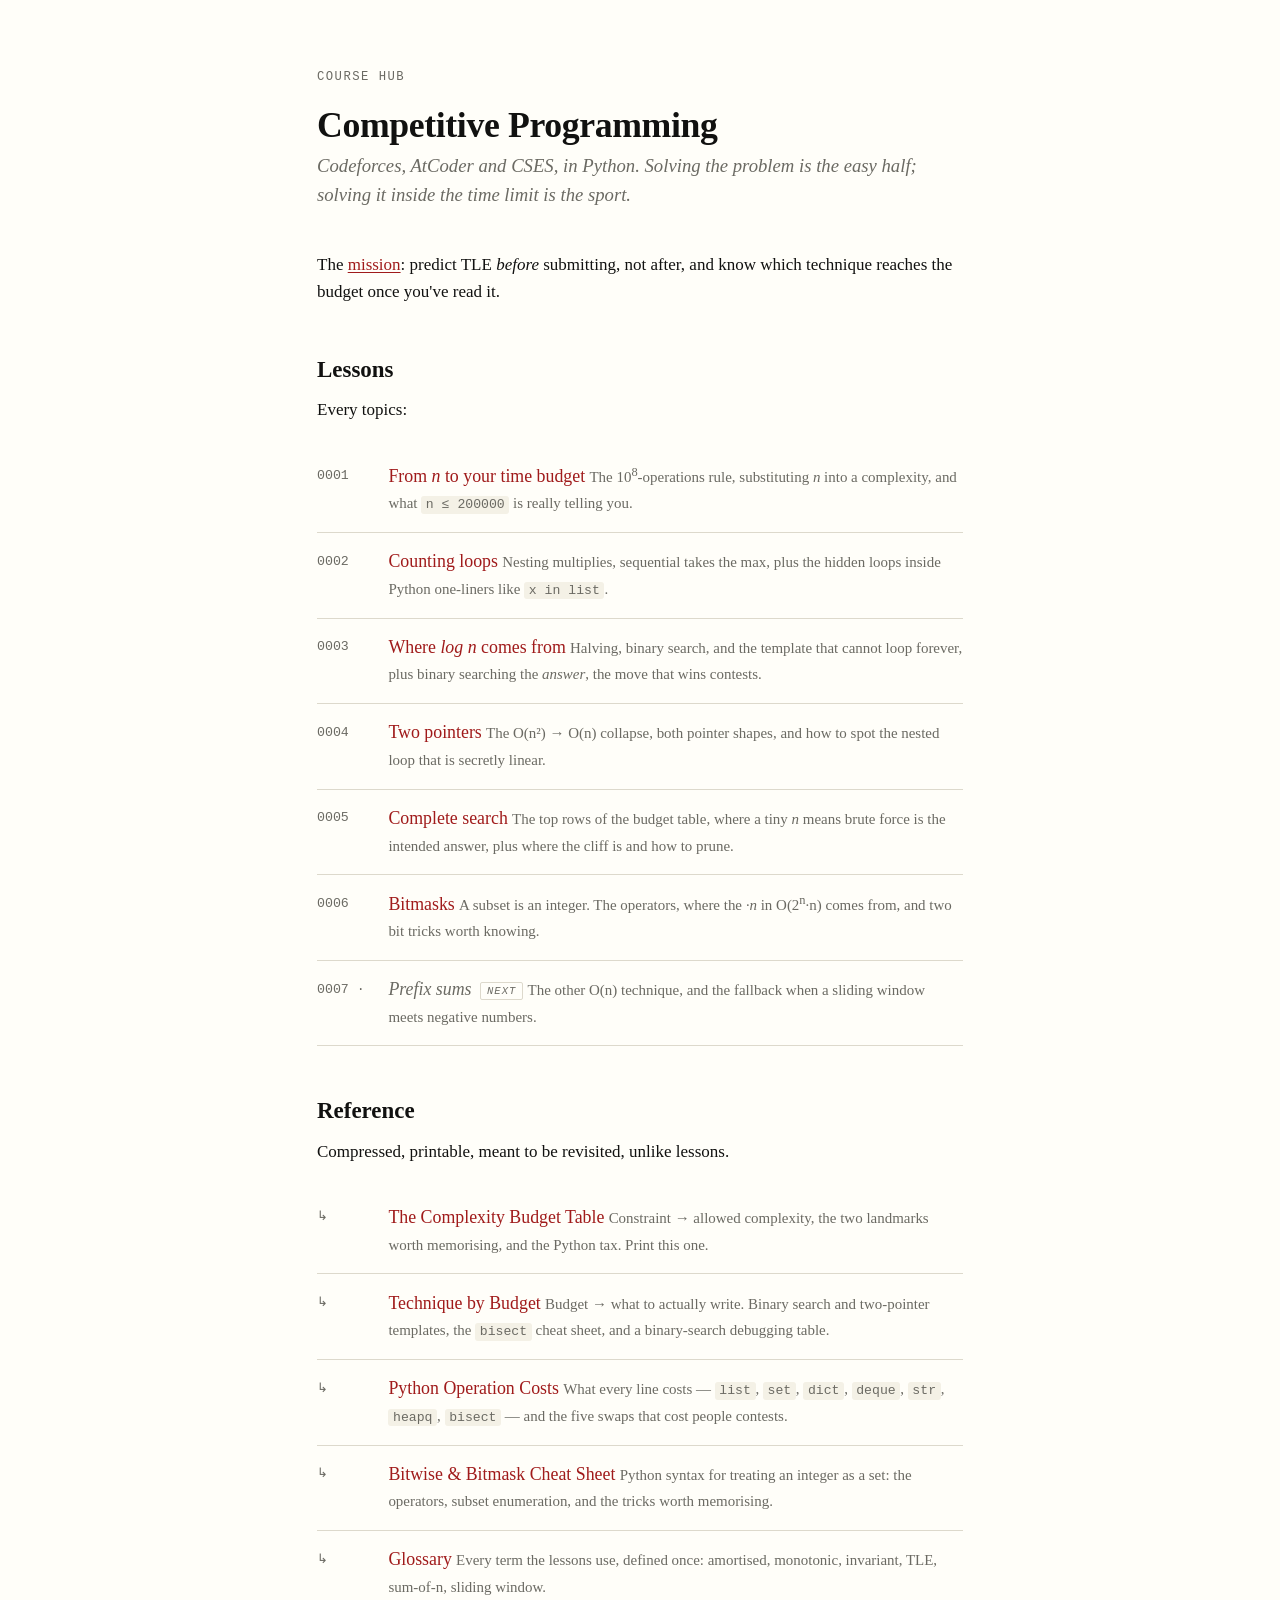
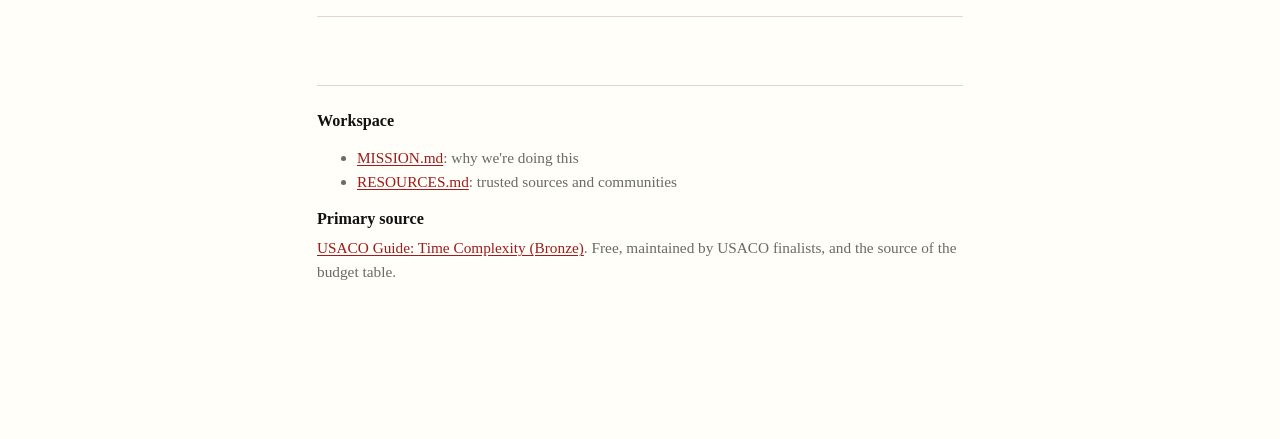
<file: index.html>
<!DOCTYPE html>
<html lang="en">
<head>
<meta charset="utf-8">
<meta name="viewport" content="width=device-width, initial-scale=1">
<title>Competitive Programming · Course Hub</title>
<link rel="icon" href="assets/favicon.svg">
<link rel="stylesheet" href="assets/lesson.css">
<style>
  /* Hub-only: the lesson index rows. */
  .index { list-style: none; padding: 0; margin: 1.4rem 0 0; }
  .index li { border-bottom: 1px solid var(--rule); }
  .index a.row {
    display: grid;
    grid-template-columns: 3.2rem 1fr;
    gap: 0 1rem;
    padding: .9rem 0;
    text-decoration: none;
    color: inherit;
  }
  .index a.row:hover { background: var(--code-bg); }
  .index .n {
    font-family: ui-monospace, Menlo, monospace;
    font-size: .78rem;
    color: var(--muted);
    padding-top: .2rem;
  }
  .index .t { font-size: 1.05rem; color: var(--accent); }
  .index .d { font-size: .88rem; color: var(--muted); margin-top: .15rem; }
  .index li.todo a.row { pointer-events: none; }
  .index li.todo .t { color: var(--muted); font-style: italic; }
  .index li.todo .n::after { content: " ·"; }
  .tag {
    font-family: ui-monospace, Menlo, monospace;
    font-size: .62rem;
    letter-spacing: .1em;
    text-transform: uppercase;
    border: 1px solid var(--rule);
    padding: .1rem .35rem;
    border-radius: 2px;
    color: var(--muted);
    margin-left: .5rem;
    vertical-align: .12em;
  }
</style>
</head>
<body>

<p class="eyebrow">Course Hub</p>
<h1>Competitive Programming</h1>
<p class="subtitle">Codeforces, AtCoder and CSES, in Python. Solving the problem is the easy half; solving it inside the time limit is the sport.</p>

<p>The <a href="MISSION.md">mission</a>: predict TLE <em>before</em> submitting, not after, and know which technique reaches the budget once you've read it.</p>

<h2>Lessons</h2>

<p>Every topics:</p>

<ul class="index">
  <li>
    <a class="row" href="lessons/0001-from-n-to-your-time-budget.html">
      <span class="n">0001</span>
      <span>
        <span class="t">From <em>n</em> to your time budget</span>
        <span class="d">The 10<sup>8</sup>-operations rule, substituting <em>n</em> into a complexity, and what <code>n ≤ 200000</code> is really telling you.</span>
      </span>
    </a>
  </li>
  <li>
    <a class="row" href="lessons/0002-counting-loops.html">
      <span class="n">0002</span>
      <span>
        <span class="t">Counting loops</span>
        <span class="d">Nesting multiplies, sequential takes the max, plus the hidden loops inside Python one-liners like <code>x in list</code>.</span>
      </span>
    </a>
  </li>
  <li>
    <a class="row" href="lessons/0003-where-log-n-comes-from.html">
      <span class="n">0003</span>
      <span>
        <span class="t">Where <em>log n</em> comes from</span>
        <span class="d">Halving, binary search, and the template that cannot loop forever, plus binary searching the <em>answer</em>, the move that wins contests.</span>
      </span>
    </a>
  </li>
  <li>
    <a class="row" href="lessons/0004-two-pointers.html">
      <span class="n">0004</span>
      <span>
        <span class="t">Two pointers</span>
        <span class="d">The O(n²) → O(n) collapse, both pointer shapes, and how to spot the nested loop that is secretly linear.</span>
      </span>
    </a>
  </li>
  <li>
    <a class="row" href="lessons/0005-complete-search.html">
      <span class="n">0005</span>
      <span>
        <span class="t">Complete search</span>
        <span class="d">The top rows of the budget table, where a tiny <em>n</em> means brute force is the intended answer, plus where the cliff is and how to prune.</span>
      </span>
    </a>
  </li>
  <li>
    <a class="row" href="lessons/0006-bitmasks.html">
      <span class="n">0006</span>
      <span>
        <span class="t">Bitmasks</span>
        <span class="d">A subset is an integer. The operators, where the <em>·n</em> in O(2<sup>n</sup>·n) comes from, and two bit tricks worth knowing.</span>
      </span>
    </a>
  </li>
  <li class="todo">
    <a class="row" href="#">
      <span class="n">0007</span>
      <span>
        <span class="t">Prefix sums<span class="tag">next</span></span>
        <span class="d">The other O(n) technique, and the fallback when a sliding window meets negative numbers.</span>
      </span>
    </a>
  </li>
</ul>

<h2>Reference</h2>

<p>Compressed, printable, meant to be revisited, unlike lessons.</p>

<ul class="index">
  <li>
    <a class="row" href="reference/complexity-budget.html">
      <span class="n">↳</span>
      <span>
        <span class="t">The Complexity Budget Table</span>
        <span class="d">Constraint → allowed complexity, the two landmarks worth memorising, and the Python tax. Print this one.</span>
      </span>
    </a>
  </li>
  <li>
    <a class="row" href="reference/technique-by-budget.html">
      <span class="n">↳</span>
      <span>
        <span class="t">Technique by Budget</span>
        <span class="d">Budget → what to actually write. Binary search and two-pointer templates, the <code>bisect</code> cheat sheet, and a binary-search debugging table.</span>
      </span>
    </a>
  </li>
  <li>
    <a class="row" href="reference/python-costs.html">
      <span class="n">↳</span>
      <span>
        <span class="t">Python Operation Costs</span>
        <span class="d">What every line costs — <code>list</code>, <code>set</code>, <code>dict</code>, <code>deque</code>, <code>str</code>, <code>heapq</code>, <code>bisect</code> — and the five swaps that cost people contests.</span>
      </span>
    </a>
  </li>
  <li>
    <a class="row" href="reference/bitwise-cheatsheet.html">
      <span class="n">↳</span>
      <span>
        <span class="t">Bitwise &amp; Bitmask Cheat Sheet</span>
        <span class="d">Python syntax for treating an integer as a set: the operators, subset enumeration, and the tricks worth memorising.</span>
      </span>
    </a>
  </li>
  <li>
    <a class="row" href="reference/glossary.html">
      <span class="n">↳</span>
      <span>
        <span class="t">Glossary</span>
        <span class="d">Every term the lessons use, defined once: amortised, monotonic, invariant, TLE, sum-of-n, sliding window.</span>
      </span>
    </a>
  </li>
</ul>

<div class="footer">
  <h3>Workspace</h3>
  <ul>
    <li><a href="MISSION.md">MISSION.md</a>: why we're doing this</li>
    <li><a href="RESOURCES.md">RESOURCES.md</a>: trusted sources and communities</li>
  </ul>

  <h3>Primary source</h3>
  <p><a href="https://usaco.guide/bronze/time-comp">USACO Guide: Time Complexity (Bronze)</a>. Free, maintained by USACO finalists, and the source of the budget table.</p>
</div>

</body>
</html>
</file>
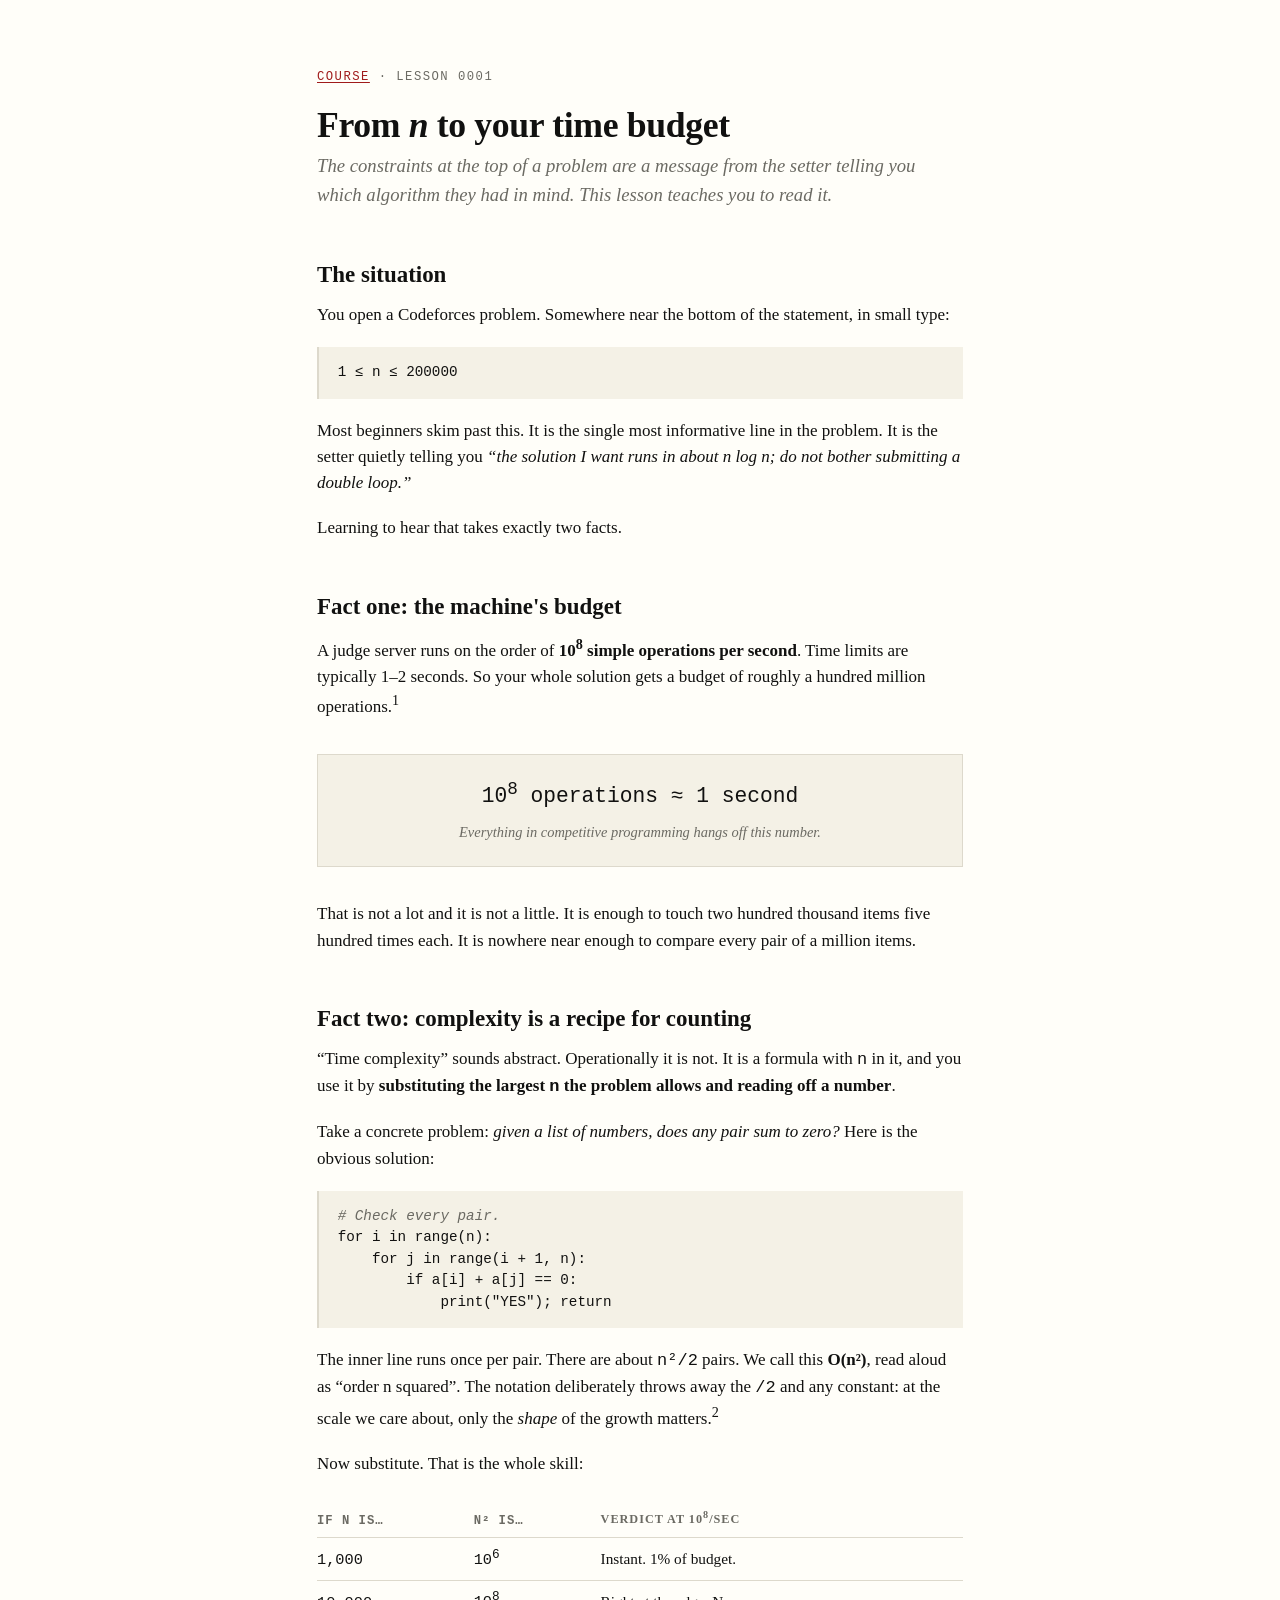
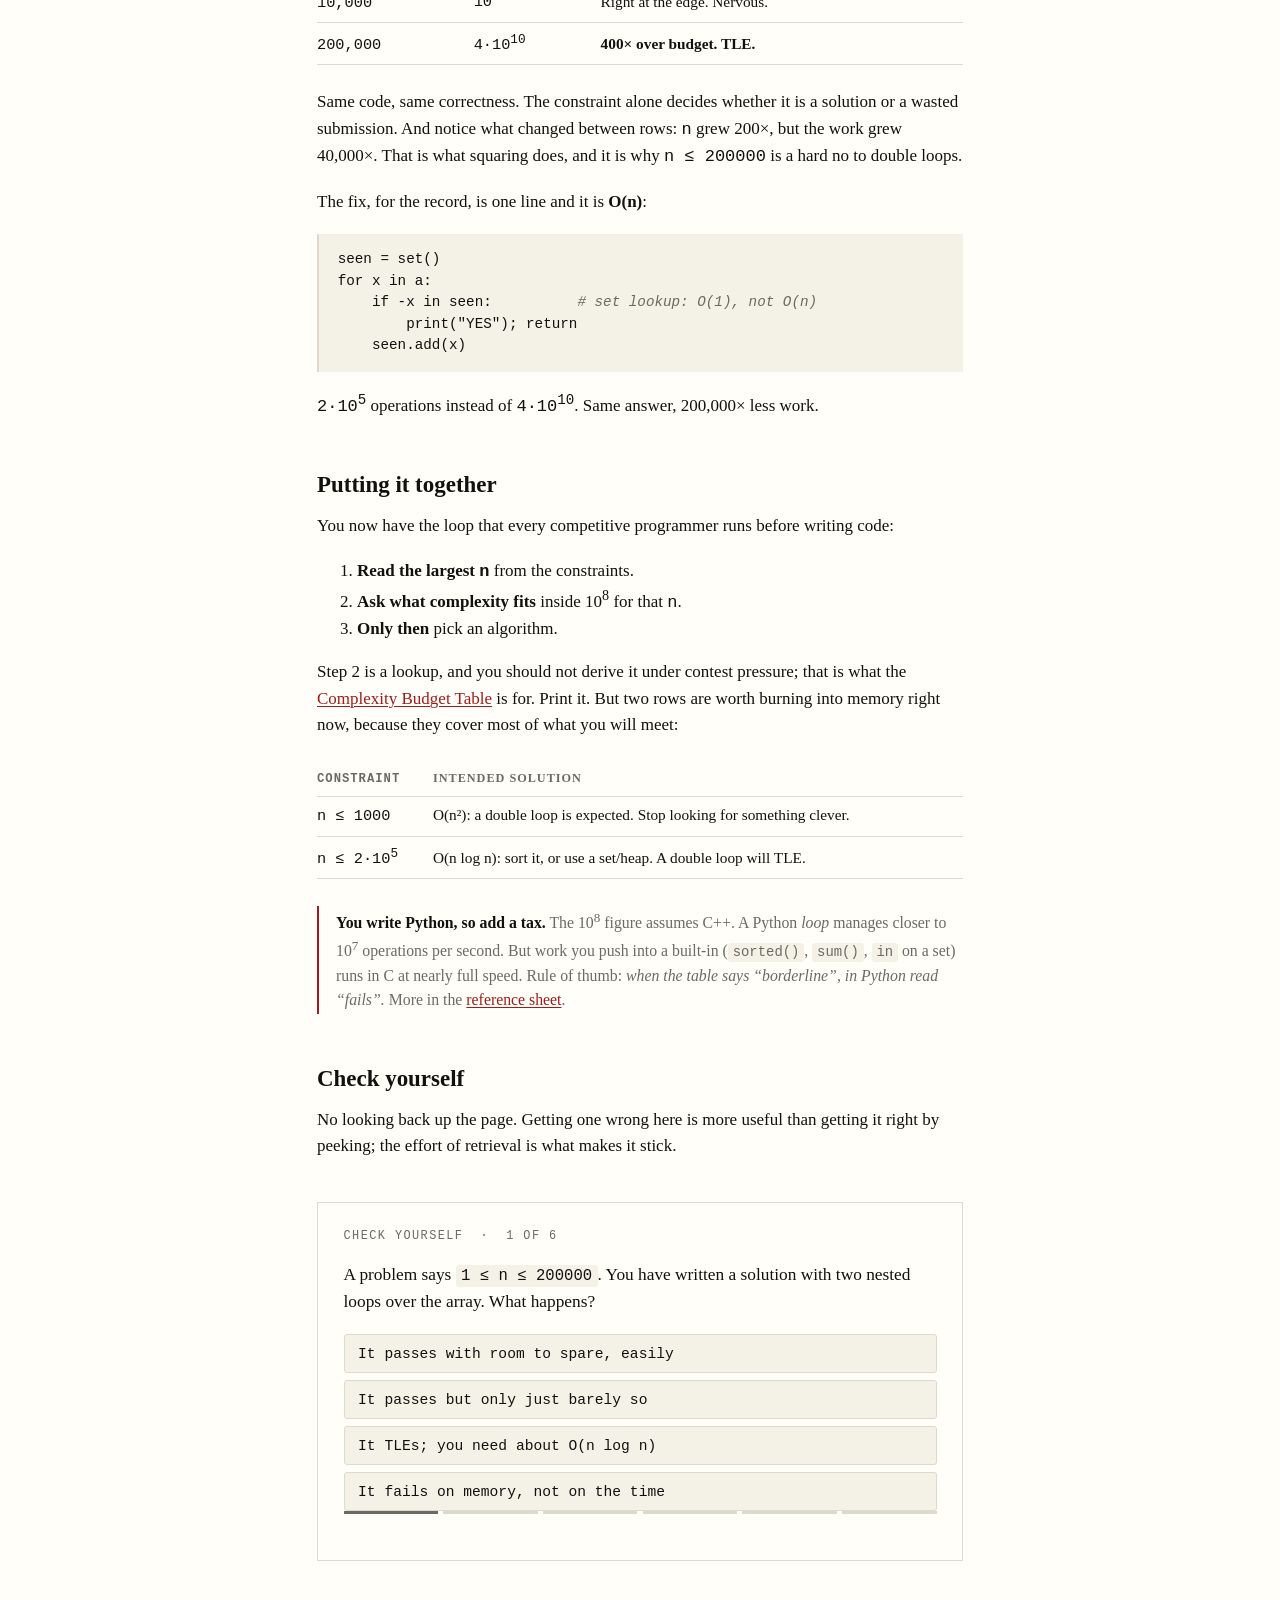
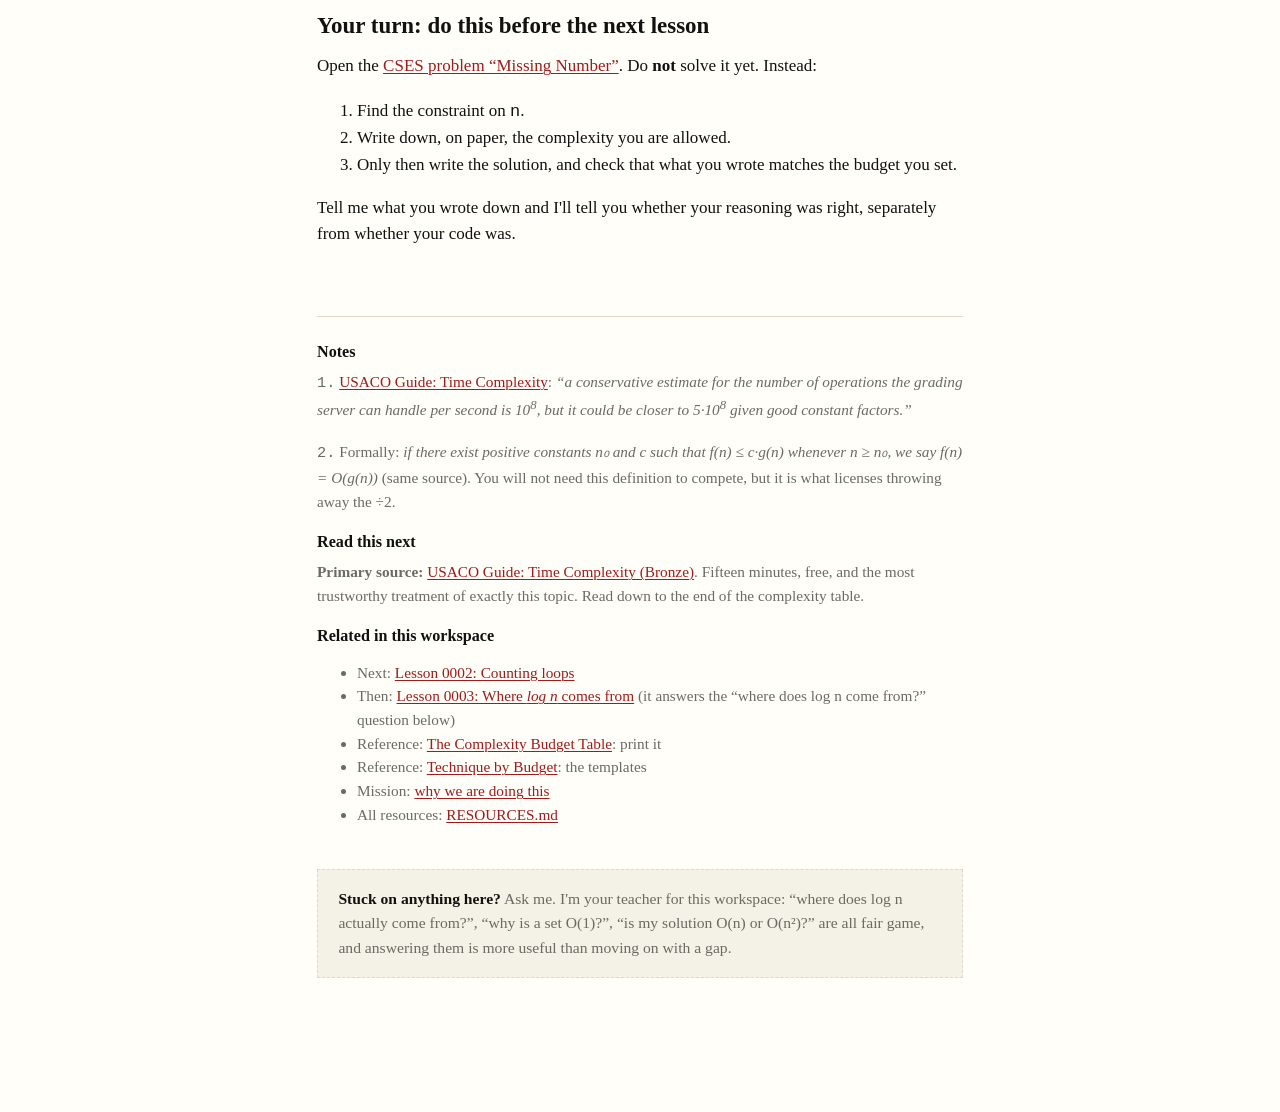
<file: lessons/0001-from-n-to-your-time-budget.html>
<!DOCTYPE html>
<html lang="en">
<head>
<meta charset="utf-8">
<meta name="viewport" content="width=device-width, initial-scale=1">
<title>Lesson 0001 · From n to your time budget</title>
<link rel="icon" href="../assets/favicon.svg">
<link rel="stylesheet" href="../assets/lesson.css">
<link rel="stylesheet" href="../assets/quiz.css">
</head>
<body>

<p class="eyebrow"><a href="../index.html">Course</a> · Lesson 0001</p>
<h1>From <em>n</em> to your time budget</h1>
<p class="subtitle">The constraints at the top of a problem are a message from the setter telling you which algorithm they had in mind. This lesson teaches you to read it.</p>

<h2>The situation</h2>

<p>You open a Codeforces problem. Somewhere near the bottom of the statement, in small type:</p>

<pre><code>1 ≤ n ≤ 200000</code></pre>

<p>Most beginners skim past this. It is the single most informative line in the problem. It is the setter quietly telling you <em>“the solution I want runs in about n log n; do not bother submitting a double loop.”</em></p>

<p>Learning to hear that takes exactly two facts.</p>

<h2>Fact one: the machine's budget</h2>

<p>A judge server runs on the order of <strong>10<sup>8</sup> simple operations per second</strong>. Time limits are typically 1–2 seconds. So your whole solution gets a budget of roughly a hundred million operations.<sup>1</sup></p>

<div class="keystone">
  <span class="big">10<sup>8</sup> operations ≈ 1 second</span>
  <span class="cap">Everything in competitive programming hangs off this number.</span>
</div>

<p>That is not a lot and it is not a little. It is enough to touch two hundred thousand items five hundred times each. It is nowhere near enough to compare every pair of a million items.</p>

<h2>Fact two: complexity is a recipe for counting</h2>

<p>“Time complexity” sounds abstract. Operationally it is not. It is a formula with <span class="mono">n</span> in it, and you use it by <strong>substituting the largest <span class="mono">n</span> the problem allows and reading off a number</strong>.</p>

<p>Take a concrete problem: <em>given a list of numbers, does any pair sum to zero?</em> Here is the obvious solution:</p>

<pre><code><span class="cmt"># Check every pair.</span>
for i in range(n):
    for j in range(i + 1, n):
        if a[i] + a[j] == 0:
            print("YES"); return</code></pre>

<p>The inner line runs once per pair. There are about <span class="mono">n²/2</span> pairs. We call this <strong>O(n²)</strong>, read aloud as “order n squared”. The notation deliberately throws away the <span class="mono">/2</span> and any constant: at the scale we care about, only the <em>shape</em> of the growth matters.<sup>2</sup></p>

<p>Now substitute. That is the whole skill:</p>

<div class="table-scroll">
<table>
  <thead><tr><th class="num">If n is…</th><th class="num">n² is…</th><th>Verdict at 10<sup>8</sup>/sec</th></tr></thead>
  <tbody>
    <tr><td class="num">1,000</td><td class="num">10<sup>6</sup></td><td>Instant. 1% of budget.</td></tr>
    <tr><td class="num">10,000</td><td class="num">10<sup>8</sup></td><td>Right at the edge. Nervous.</td></tr>
    <tr><td class="num">200,000</td><td class="num">4·10<sup>10</sup></td><td><strong>400× over budget. TLE.</strong></td></tr>
  </tbody>
</table>
</div>

<p>Same code, same correctness. The constraint alone decides whether it is a solution or a wasted submission. And notice what changed between rows: <span class="mono">n</span> grew 200×, but the work grew 40,000×. That is what squaring does, and it is why <span class="mono">n ≤ 200000</span> is a hard no to double loops.</p>

<p>The fix, for the record, is one line and it is <strong>O(n)</strong>:</p>

<pre><code>seen = set()
for x in a:
    if -x in seen:          <span class="cmt"># set lookup: O(1), not O(n)</span>
        print("YES"); return
    seen.add(x)</code></pre>

<p><span class="mono">2·10<sup>5</sup></span> operations instead of <span class="mono">4·10<sup>10</sup></span>. Same answer, 200,000× less work.</p>

<h2>Putting it together</h2>

<p>You now have the loop that every competitive programmer runs before writing code:</p>

<ol>
  <li><strong>Read the largest <span class="mono">n</span></strong> from the constraints.</li>
  <li><strong>Ask what complexity fits</strong> inside 10<sup>8</sup> for that <span class="mono">n</span>.</li>
  <li><strong>Only then</strong> pick an algorithm.</li>
</ol>

<p>Step 2 is a lookup, and you should not derive it under contest pressure; that is what the <a href="../reference/complexity-budget.html">Complexity Budget Table</a> is for. Print it. But two rows are worth burning into memory right now, because they cover most of what you will meet:</p>

<div class="table-scroll">
<table>
  <thead><tr><th class="num">Constraint</th><th>Intended solution</th></tr></thead>
  <tbody>
    <tr><td class="num">n ≤ 1000</td><td>O(n²): a double loop is expected. Stop looking for something clever.</td></tr>
    <tr><td class="num">n ≤ 2·10<sup>5</sup></td><td>O(n log n): sort it, or use a set/heap. A double loop will TLE.</td></tr>
  </tbody>
</table>
</div>

<p class="note">
<strong>You write Python, so add a tax.</strong> The 10<sup>8</sup> figure assumes C++. A Python <em>loop</em> manages closer to 10<sup>7</sup> operations per second. But work you push into a built-in (<code>sorted()</code>, <code>sum()</code>, <code>in</code> on a set) runs in C at nearly full speed. Rule of thumb: <em>when the table says “borderline”, in Python read “fails”.</em> More in the <a href="../reference/complexity-budget.html#the-python-tax">reference sheet</a>.
</p>

<h2>Check yourself</h2>

<p>No looking back up the page. Getting one wrong here is more useful than getting it right by peeking; the effort of retrieval is what makes it stick.</p>

<div class="quiz" data-quiz='[
  {
    "q": "A problem says <code>1 ≤ n ≤ 200000</code>. You have written a solution with two nested loops over the array. What happens?",
    "opts": [
      "It TLEs; you need about O(n log n)",
      "It passes with room to spare, easily",
      "It passes but only just barely so",
      "It fails on memory, not on the time"
    ],
    "a": 0,
    "why": "n² = 4·10<sup>10</sup>, roughly 400× the ~10<sup>8</sup> budget, and that is before Python&rsquo;s own tax. n ≤ 2·10<sup>5</sup> is the classic signal for an O(n log n) intended solution."
  },
  {
    "q": "A problem says <code>1 ≤ n ≤ 1000</code>. What is the setter most likely telling you?",
    "opts": [
      "A double loop is the intended solution",
      "You must find a linear-time solution here",
      "A binary search is needed on the answer",
      "Only a closed-form formula will pass it"
    ],
    "a": 0,
    "why": "1000² = 10<sup>6</sup>, one percent of the budget. A small n is a deliberate gift: the setter is telling you not to bother being clever."
  },
  {
    "q": "Your solution is O(n log n). The constraint is <code>n ≤ 5·10<sup>5</sup></code>. Roughly how many operations is that?",
    "opts": [
      "About 10<sup>7</sup>, comfortably inside budget",
      "About 10<sup>11</sup>, far outside the budget",
      "About 10<sup>3</sup>, far too small to matter",
      "About 10<sup>9</sup>, slightly over the budget"
    ],
    "a": 0,
    "why": "log₂(5·10<sup>5</sup>) ≈ 19, so n log n ≈ 5·10<sup>5</sup> × 19 ≈ 10<sup>7</sup>. Note how gentle the log factor is: it multiplies by ~19, where squaring would multiply by 500,000."
  },
  {
    "q": "Why does O(n²) drop the ÷2, when the pair-checking loop really runs only n²/2 times?",
    "opts": [
      "The growth shape decides, not the constant",
      "The division is a rounding error in code",
      "Because Python halves the loop count too",
      "Judges always double the time limit for it"
    ],
    "a": 0,
    "why": "Big O captures how cost <em>grows</em> with n. Halving 4·10<sup>10</sup> still leaves you 200× over budget; the constant never rescues a wrong complexity class, so the notation ignores it."
  },
  {
    "q": "You need to check membership repeatedly inside a loop over n items. Which line keeps the whole thing O(n) in Python?",
    "opts": [
      "<code>if x in seen_set:</code>",
      "<code>if x in seen_list:</code>",
      "<code>if seen_list.count(x):</code>",
      "<code>if x in tuple(seen):</code>"
    ],
    "a": 0,
    "why": "A set lookup is O(1); scanning a list is O(n), which turns your loop into O(n²) invisibly. This is the single most common way Python beginners TLE; the code looks identical."
  },
  {
    "q": "Constraints say <code>n ≤ 10<sup>18</sup></code>. What does this almost certainly mean?",
    "opts": [
      "No loop over n; use maths or binary search",
      "Use a linear pass but with fast input reading",
      "Sort the input first and then scan it once",
      "Store all values inside a set and look them up"
    ],
    "a": 0,
    "why": "You cannot even <em>count</em> to 10<sup>18</sup>. When n is astronomically large, n is a value to compute with, not a collection to iterate; the answer is O(log n) or O(1)."
  }
]'></div>

<h2>Your turn: do this before the next lesson</h2>

<p>Open the <a href="https://cses.fi/problemset/task/1083">CSES problem “Missing Number”</a>. Do <strong>not</strong> solve it yet. Instead:</p>

<ol>
  <li>Find the constraint on <span class="mono">n</span>.</li>
  <li>Write down, on paper, the complexity you are allowed.</li>
  <li>Only then write the solution, and check that what you wrote matches the budget you set.</li>
</ol>

<p>Tell me what you wrote down and I'll tell you whether your reasoning was right, separately from whether your code was.</p>

<div class="footer">
  <h3>Notes</h3>
  <p><span class="mono">1.</span> <a href="https://usaco.guide/bronze/time-comp">USACO Guide: Time Complexity</a>: <em>“a conservative estimate for the number of operations the grading server can handle per second is 10<sup>8</sup>, but it could be closer to 5·10<sup>8</sup> given good constant factors.”</em></p>
  <p><span class="mono">2.</span> Formally: <em>if there exist positive constants n₀ and c such that f(n) ≤ c·g(n) whenever n ≥ n₀, we say f(n) = O(g(n))</em> (same source). You will not need this definition to compete, but it is what licenses throwing away the ÷2.</p>

  <h3>Read this next</h3>
  <p><strong>Primary source:</strong> <a href="https://usaco.guide/bronze/time-comp">USACO Guide: Time Complexity (Bronze)</a>. Fifteen minutes, free, and the most trustworthy treatment of exactly this topic. Read down to the end of the complexity table.</p>

  <h3>Related in this workspace</h3>
  <ul>
    <li>Next: <a href="0002-counting-loops.html">Lesson 0002: Counting loops</a></li>
    <li>Then: <a href="0003-where-log-n-comes-from.html">Lesson 0003: Where <em>log n</em> comes from</a> (it answers the “where does log n come from?” question below)</li>
    <li>Reference: <a href="../reference/complexity-budget.html">The Complexity Budget Table</a>: print it</li>
    <li>Reference: <a href="../reference/technique-by-budget.html">Technique by Budget</a>: the templates</li>
    <li>Mission: <a href="../MISSION.md">why we are doing this</a></li>
    <li>All resources: <a href="../RESOURCES.md">RESOURCES.md</a></li>
  </ul>

  <div class="ask">
    <strong>Stuck on anything here?</strong> Ask me. I'm your teacher for this workspace: “where does log n actually come from?”, “why is a set O(1)?”, “is my solution O(n) or O(n²)?” are all fair game, and answering them is more useful than moving on with a gap.
  </div>
</div>

<script src="../assets/quiz.js"></script>
</body>
</html>
</file>
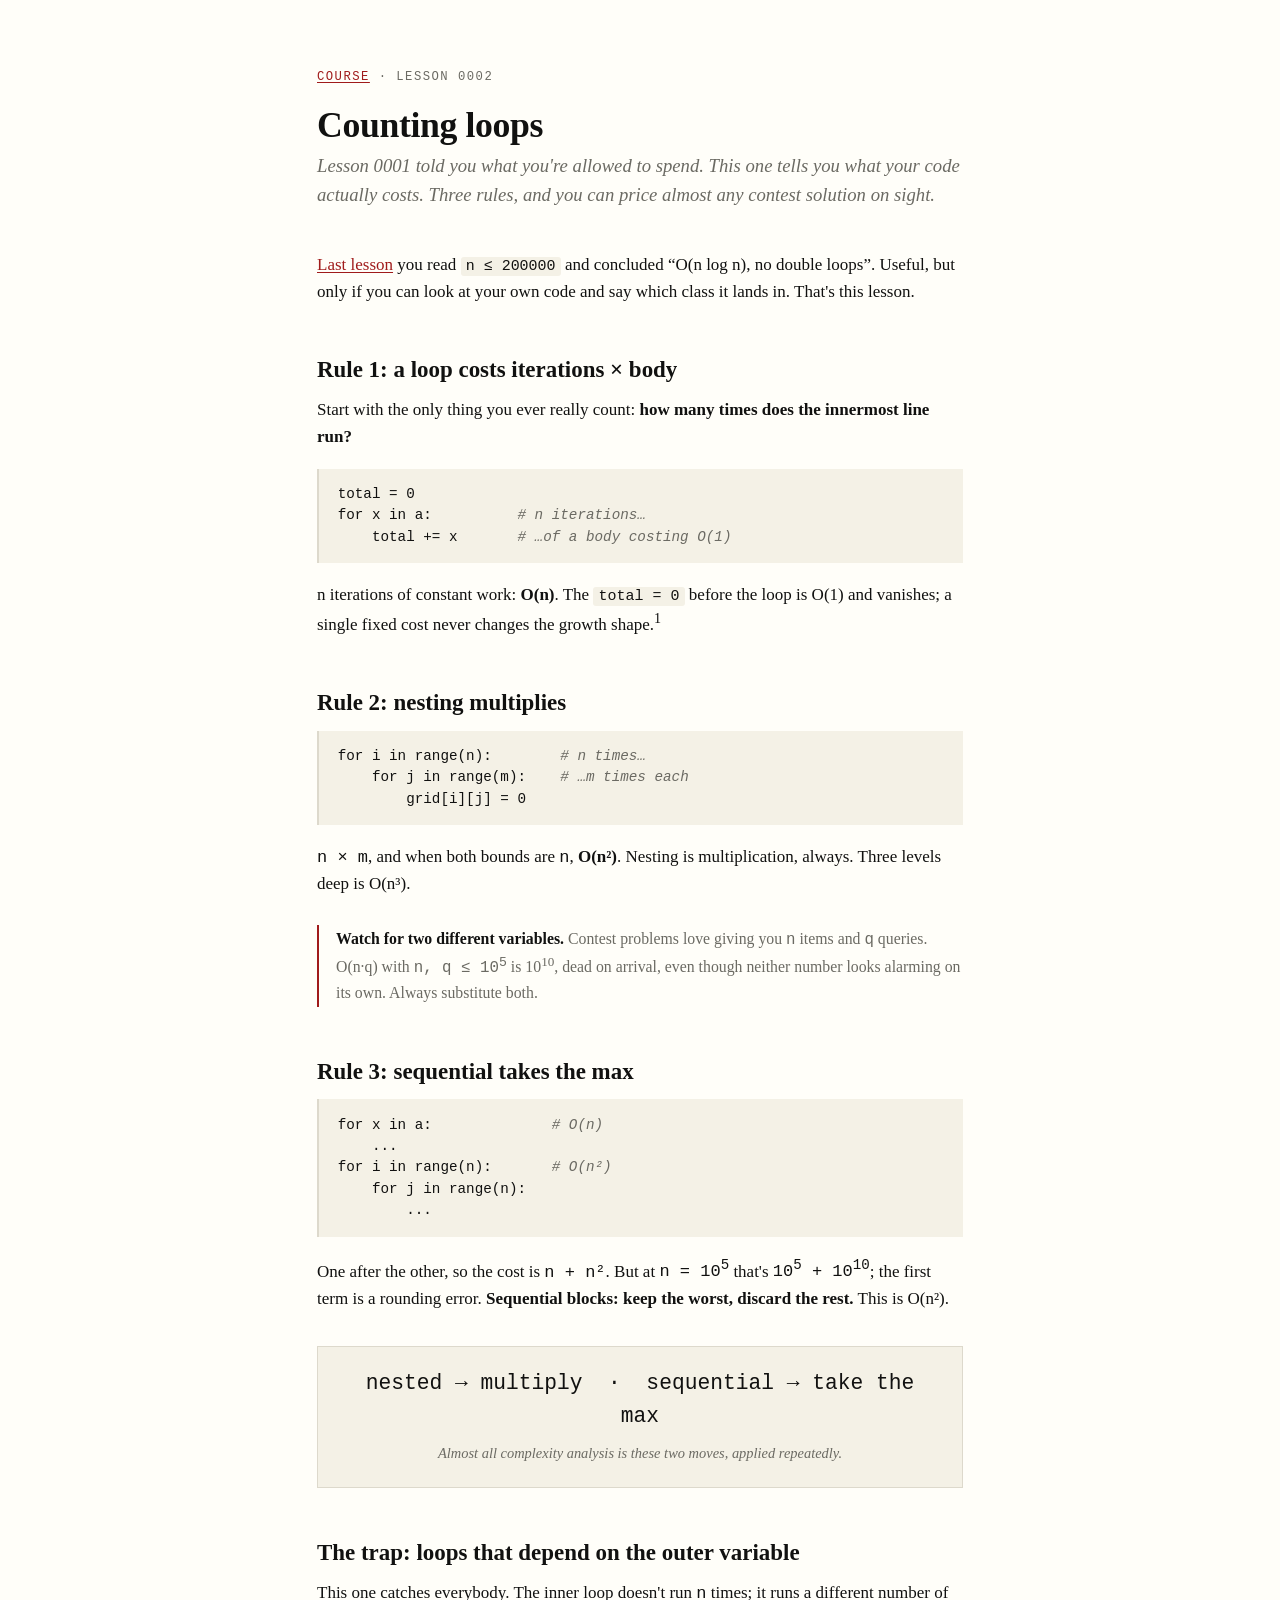
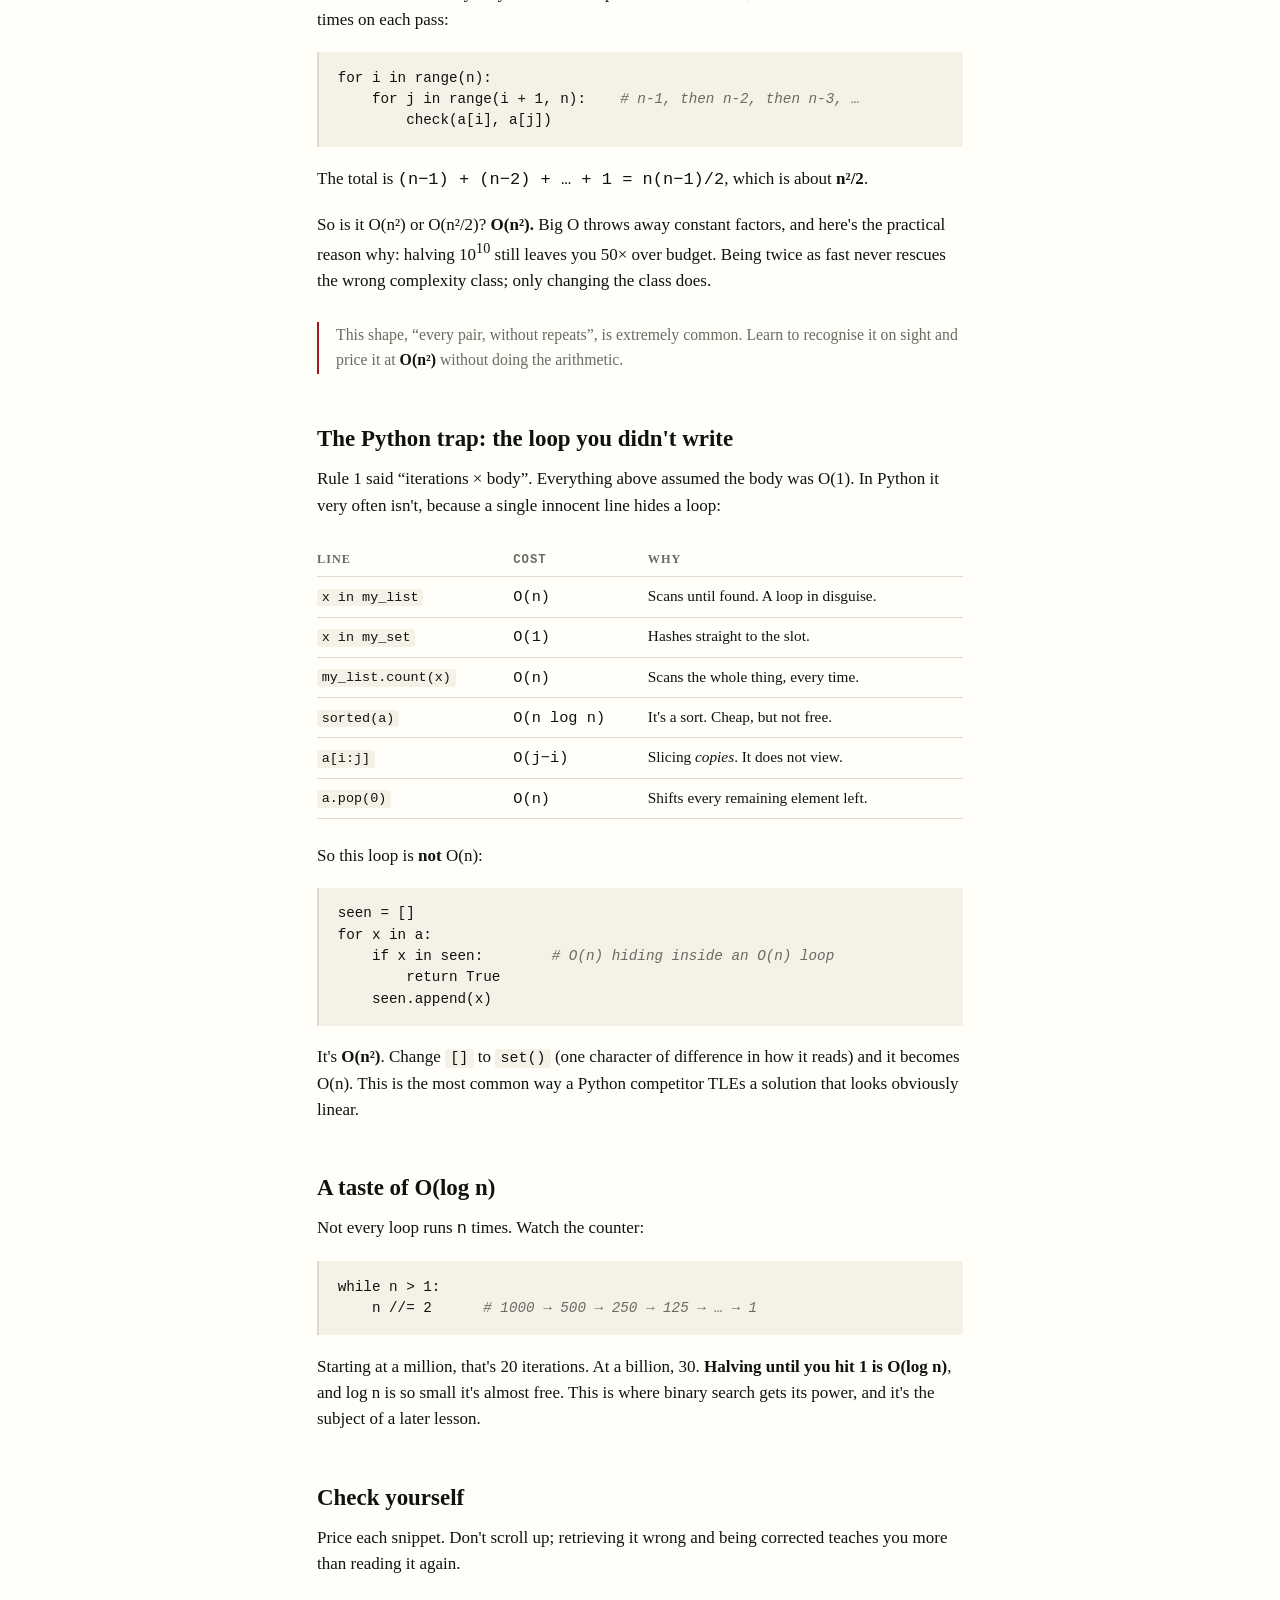
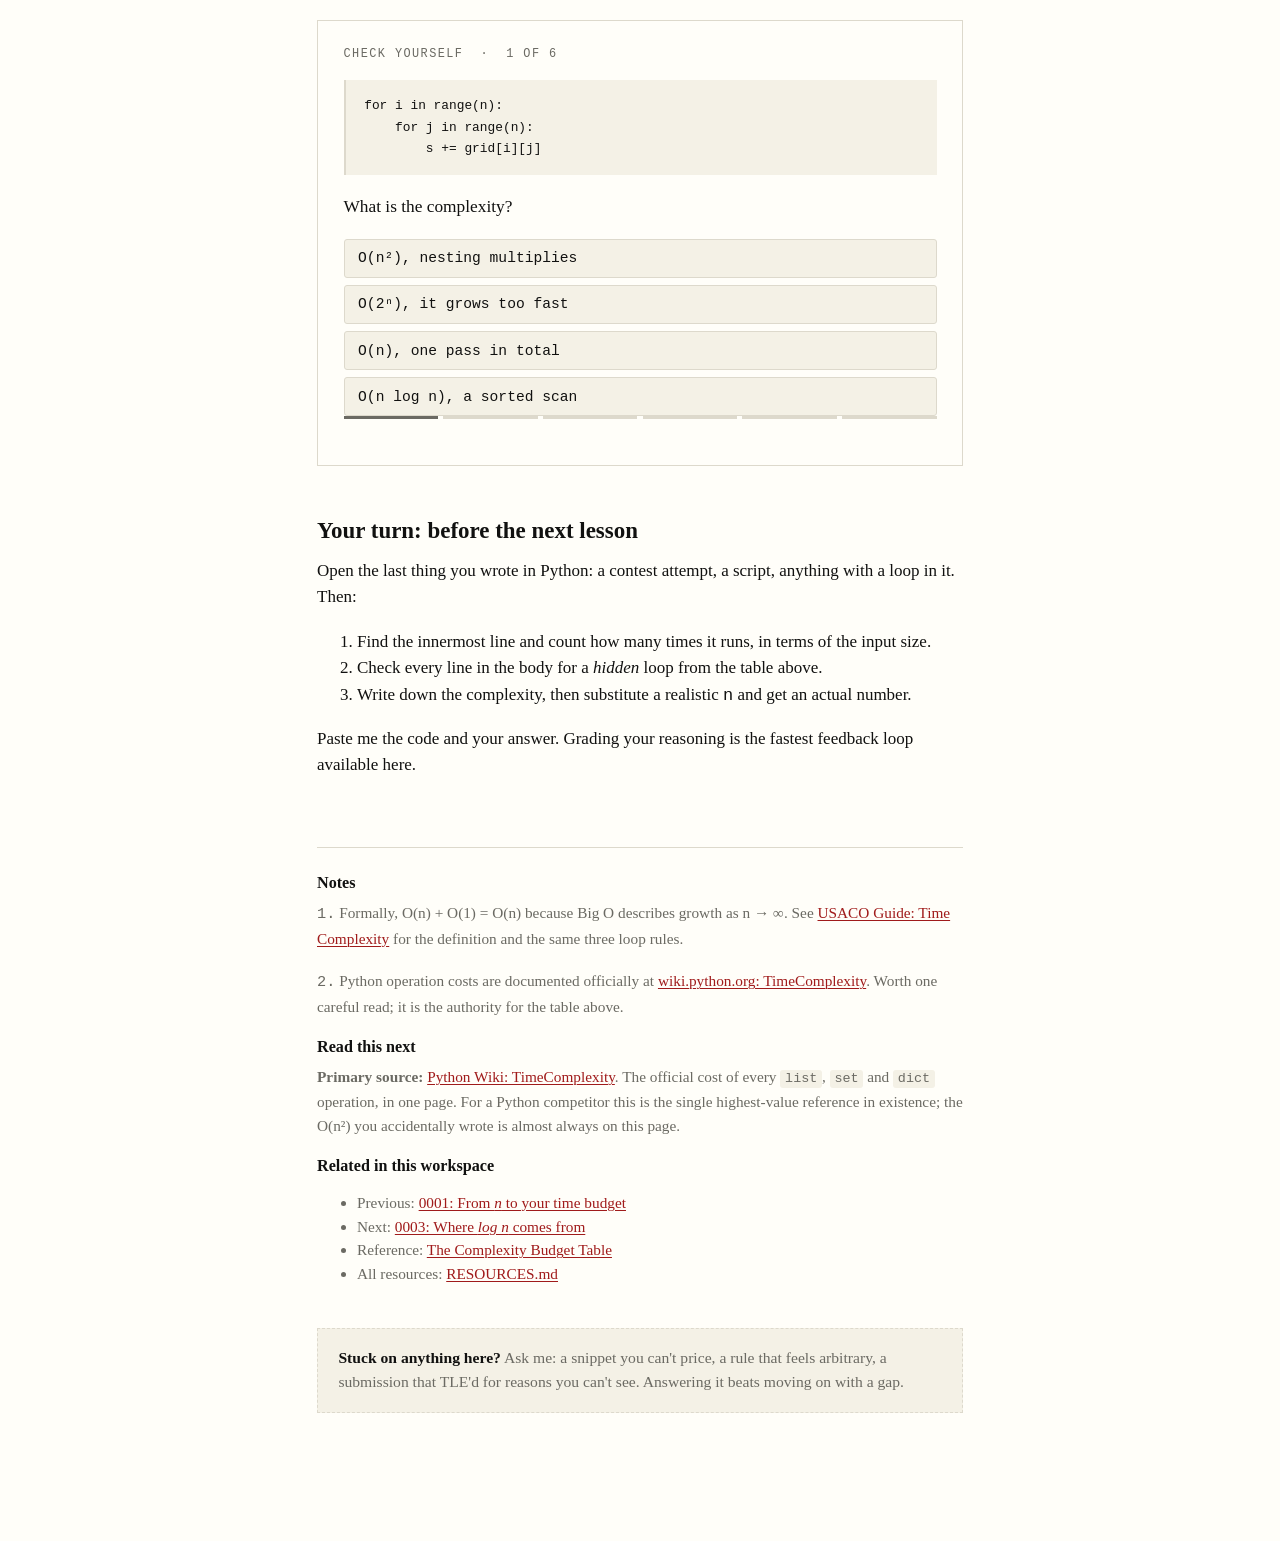
<file: lessons/0002-counting-loops.html>
<!DOCTYPE html>
<html lang="en">
<head>
<meta charset="utf-8">
<meta name="viewport" content="width=device-width, initial-scale=1">
<title>Lesson 0002 · Counting loops</title>
<link rel="icon" href="../assets/favicon.svg">
<link rel="stylesheet" href="../assets/lesson.css">
<link rel="stylesheet" href="../assets/quiz.css">
</head>
<body>

<p class="eyebrow"><a href="../index.html">Course</a> · Lesson 0002</p>
<h1>Counting loops</h1>
<p class="subtitle">Lesson 0001 told you what you're <em>allowed</em> to spend. This one tells you what your code actually <em>costs</em>. Three rules, and you can price almost any contest solution on sight.</p>

<p><a href="0001-from-n-to-your-time-budget.html">Last lesson</a> you read <code>n ≤ 200000</code> and concluded “O(n log n), no double loops”. Useful, but only if you can look at your own code and say which class it lands in. That's this lesson.</p>

<h2>Rule 1: a loop costs iterations × body</h2>

<p>Start with the only thing you ever really count: <strong>how many times does the innermost line run?</strong></p>

<pre><code>total = 0
for x in a:          <span class="cmt"># n iterations…</span>
    total += x       <span class="cmt"># …of a body costing O(1)</span></code></pre>

<p>n iterations of constant work: <strong>O(n)</strong>. The <code>total = 0</code> before the loop is O(1) and vanishes; a single fixed cost never changes the growth shape.<sup>1</sup></p>

<h2>Rule 2: nesting multiplies</h2>

<pre><code>for i in range(n):        <span class="cmt"># n times…</span>
    for j in range(m):    <span class="cmt"># …m times each</span>
        grid[i][j] = 0</code></pre>

<p><span class="mono">n × m</span>, and when both bounds are <span class="mono">n</span>, <strong>O(n²)</strong>. Nesting is multiplication, always. Three levels deep is O(n³).</p>

<p class="note">
<strong>Watch for two different variables.</strong> Contest problems love giving you <span class="mono">n</span> items and <span class="mono">q</span> queries. O(n·q) with <span class="mono">n, q ≤ 10<sup>5</sup></span> is 10<sup>10</sup>, dead on arrival, even though neither number looks alarming on its own. Always substitute both.
</p>

<h2>Rule 3: sequential takes the max</h2>

<pre><code>for x in a:              <span class="cmt"># O(n)</span>
    ...
for i in range(n):       <span class="cmt"># O(n²)</span>
    for j in range(n):
        ...</code></pre>

<p>One after the other, so the cost is <span class="mono">n + n²</span>. But at <span class="mono">n = 10<sup>5</sup></span> that's <span class="mono">10<sup>5</sup> + 10<sup>10</sup></span>; the first term is a rounding error. <strong>Sequential blocks: keep the worst, discard the rest.</strong> This is O(n²).</p>

<div class="keystone">
  <span class="big">nested → multiply &nbsp;·&nbsp; sequential → take the max</span>
  <span class="cap">Almost all complexity analysis is these two moves, applied repeatedly.</span>
</div>

<h2>The trap: loops that depend on the outer variable</h2>

<p>This one catches everybody. The inner loop doesn't run <span class="mono">n</span> times; it runs a different number of times on each pass:</p>

<pre><code>for i in range(n):
    for j in range(i + 1, n):    <span class="cmt"># n-1, then n-2, then n-3, …</span>
        check(a[i], a[j])</code></pre>

<p>The total is <span class="mono">(n−1) + (n−2) + … + 1 = n(n−1)/2</span>, which is about <strong>n²/2</strong>.</p>

<p>So is it O(n²) or O(n²/2)? <strong>O(n²).</strong> Big O throws away constant factors, and here's the practical reason why: halving 10<sup>10</sup> still leaves you 50× over budget. Being twice as fast never rescues the wrong complexity class; only changing the class does.</p>

<p class="note">
This shape, “every pair, without repeats”, is extremely common. Learn to recognise it on sight and price it at <strong>O(n²)</strong> without doing the arithmetic.
</p>

<h2>The Python trap: the loop you didn't write</h2>

<p>Rule 1 said “iterations × body”. Everything above assumed the body was O(1). In Python it very often isn't, because a single innocent line hides a loop:</p>

<div class="table-scroll">
<table>
  <thead><tr><th>Line</th><th class="num">Cost</th><th>Why</th></tr></thead>
  <tbody>
    <tr><td><code>x in my_list</code></td><td class="num">O(n)</td><td>Scans until found. A loop in disguise.</td></tr>
    <tr><td><code>x in my_set</code></td><td class="num">O(1)</td><td>Hashes straight to the slot.</td></tr>
    <tr><td><code>my_list.count(x)</code></td><td class="num">O(n)</td><td>Scans the whole thing, every time.</td></tr>
    <tr><td><code>sorted(a)</code></td><td class="num">O(n log n)</td><td>It's a sort. Cheap, but not free.</td></tr>
    <tr><td><code>a[i:j]</code></td><td class="num">O(j−i)</td><td>Slicing <em>copies</em>. It does not view.</td></tr>
    <tr><td><code>a.pop(0)</code></td><td class="num">O(n)</td><td>Shifts every remaining element left.</td></tr>
  </tbody>
</table>
</div>

<p>So this loop is <strong>not</strong> O(n):</p>

<pre><code>seen = []
for x in a:
    if x in seen:        <span class="cmt"># O(n) hiding inside an O(n) loop</span>
        return True
    seen.append(x)</code></pre>

<p>It's <strong>O(n²)</strong>. Change <code>[]</code> to <code>set()</code> (one character of difference in how it reads) and it becomes O(n). This is the most common way a Python competitor TLEs a solution that looks obviously linear.</p>

<h2>A taste of O(log n)</h2>

<p>Not every loop runs <span class="mono">n</span> times. Watch the counter:</p>

<pre><code>while n &gt; 1:
    n //= 2      <span class="cmt"># 1000 → 500 → 250 → 125 → … → 1</span></code></pre>

<p>Starting at a million, that's 20 iterations. At a billion, 30. <strong>Halving until you hit 1 is O(log n)</strong>, and log n is so small it's almost free. This is where binary search gets its power, and it's the subject of a later lesson.</p>

<h2>Check yourself</h2>

<p>Price each snippet. Don't scroll up; retrieving it wrong and being corrected teaches you more than reading it again.</p>

<div class="quiz" data-quiz='[
  {
    "q": "<pre><code>for i in range(n):\n    for j in range(n):\n        s += grid[i][j]</code></pre>What is the complexity?",
    "opts": ["O(n²), nesting multiplies", "O(n), one pass in total", "O(n log n), a sorted scan", "O(2ⁿ), it grows too fast"],
    "a": 0,
    "why": "Rule 2: n iterations, each running an n-iteration loop. n × n = O(n²). At n = 10<sup>5</sup> that is 10<sup>10</sup> operations, nowhere near the budget."
  },
  {
    "q": "<pre><code>a.sort()\nfor x in a:\n    print(x)</code></pre>What is the complexity?",
    "opts": ["O(n log n), the sort dominates", "O(n), the loop is the cost", "O(n²), the sort costs n × n", "O(log n), sorting halves it"],
    "a": 0,
    "why": "Rule 3: sequential blocks, so take the max of O(n log n) and O(n). The sort wins. Note it is <em>sequential</em>, not nested; a sort <em>inside</em> a loop would be O(n² log n)."
  },
  {
    "q": "<pre><code>for i in range(n):\n    for j in range(i + 1, n):\n        check(a[i], a[j])</code></pre>What is the complexity?",
    "opts": ["O(n²), the ½ is discarded", "O(n), each item is seen once", "O(n log n), j shrinks by half", "O(n³), three variables in play"],
    "a": 0,
    "why": "The total is n(n−1)/2 ≈ n²/2. Big O drops the constant, so it is O(n²). Being twice as fast never rescues a wrong complexity class."
  },
  {
    "q": "<pre><code>seen = []\nfor x in a:\n    if x in seen:\n        return True\n    seen.append(x)</code></pre>What is the complexity?",
    "opts": ["O(n²), <code>in</code> scans the list", "O(n), one pass over the array", "O(n log n), lookups cost a log", "O(1), it returns immediately"],
    "a": 0,
    "why": "<code>x in list</code> is O(n), sitting inside an O(n) loop. Rule 1: iterations × body. Swap the list for a <code>set()</code> and the body drops to O(1), making the whole thing O(n)."
  },
  {
    "q": "You have <code>n</code> items and <code>q</code> queries, both up to 10<sup>5</sup>, and your solution loops over every item for every query. What happens?",
    "opts": ["TLE: n·q is about 10<sup>10</sup> ops", "Passes: both n and q are small", "TLE, but only from memory use", "Passes: the judge allows 10s"],
    "a": 0,
    "why": "Neither 10<sup>5</sup> looks alarming alone, but the cost is their product: 10<sup>10</sup>, about 100× over budget. Always substitute <em>every</em> variable in the constraints, not just n."
  },
  {
    "q": "<pre><code>while n > 1:\n    n //= 2</code></pre>Starting from n = 10<sup>9</sup>, roughly how many iterations run?",
    "opts": ["About 30, it halves each time", "About 10<sup>9</sup>, one per value", "About 10<sup>4</sup>, the square root", "About 10<sup>8</sup>, the ops budget"],
    "a": 0,
    "why": "Halving to 1 takes log₂(n) steps, and log₂(10<sup>9</sup>) ≈ 30. This is O(log n), so cheap it is nearly free, which is exactly why binary search is worth reaching for."
  }
]'></div>

<h2>Your turn: before the next lesson</h2>

<p>Open the last thing you wrote in Python: a contest attempt, a script, anything with a loop in it. Then:</p>

<ol>
  <li>Find the innermost line and count how many times it runs, in terms of the input size.</li>
  <li>Check every line in the body for a <em>hidden</em> loop from the table above.</li>
  <li>Write down the complexity, then substitute a realistic <span class="mono">n</span> and get an actual number.</li>
</ol>

<p>Paste me the code and your answer. Grading your reasoning is the fastest feedback loop available here.</p>

<div class="footer">
  <h3>Notes</h3>
  <p><span class="mono">1.</span> Formally, O(n) + O(1) = O(n) because Big O describes growth as n → ∞. See <a href="https://usaco.guide/bronze/time-comp">USACO Guide: Time Complexity</a> for the definition and the same three loop rules.</p>
  <p><span class="mono">2.</span> Python operation costs are documented officially at <a href="https://wiki.python.org/moin/TimeComplexity">wiki.python.org: TimeComplexity</a>. Worth one careful read; it is the authority for the table above.</p>

  <h3>Read this next</h3>
  <p><strong>Primary source:</strong> <a href="https://wiki.python.org/moin/TimeComplexity">Python Wiki: TimeComplexity</a>. The official cost of every <code>list</code>, <code>set</code> and <code>dict</code> operation, in one page. For a Python competitor this is the single highest-value reference in existence; the O(n²) you accidentally wrote is almost always on this page.</p>

  <h3>Related in this workspace</h3>
  <ul>
    <li>Previous: <a href="0001-from-n-to-your-time-budget.html">0001: From <em>n</em> to your time budget</a></li>
    <li>Next: <a href="0003-where-log-n-comes-from.html">0003: Where <em>log n</em> comes from</a></li>
    <li>Reference: <a href="../reference/complexity-budget.html">The Complexity Budget Table</a></li>
    <li>All resources: <a href="../RESOURCES.md">RESOURCES.md</a></li>
  </ul>

  <div class="ask">
    <strong>Stuck on anything here?</strong> Ask me: a snippet you can't price, a rule that feels arbitrary, a submission that TLE'd for reasons you can't see. Answering it beats moving on with a gap.
  </div>
</div>

<script src="../assets/quiz.js"></script>
</body>
</html>
</file>
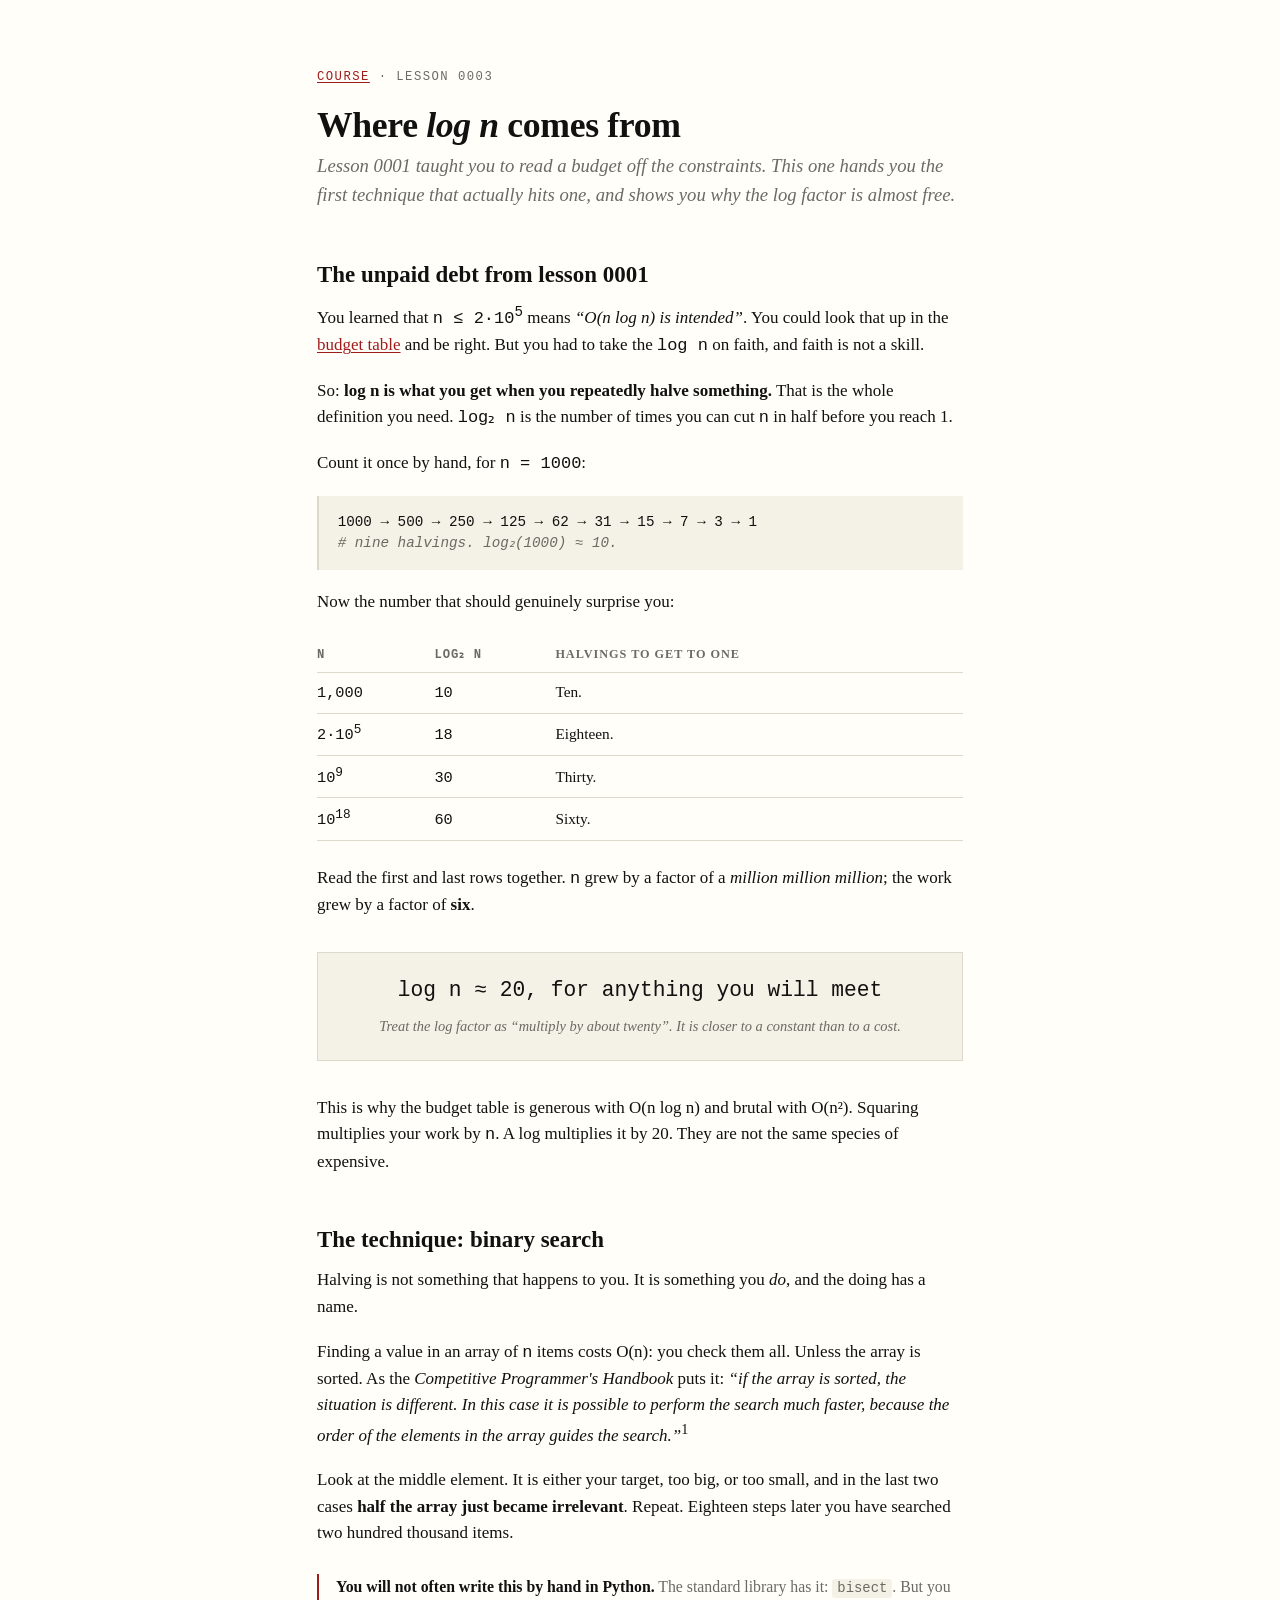
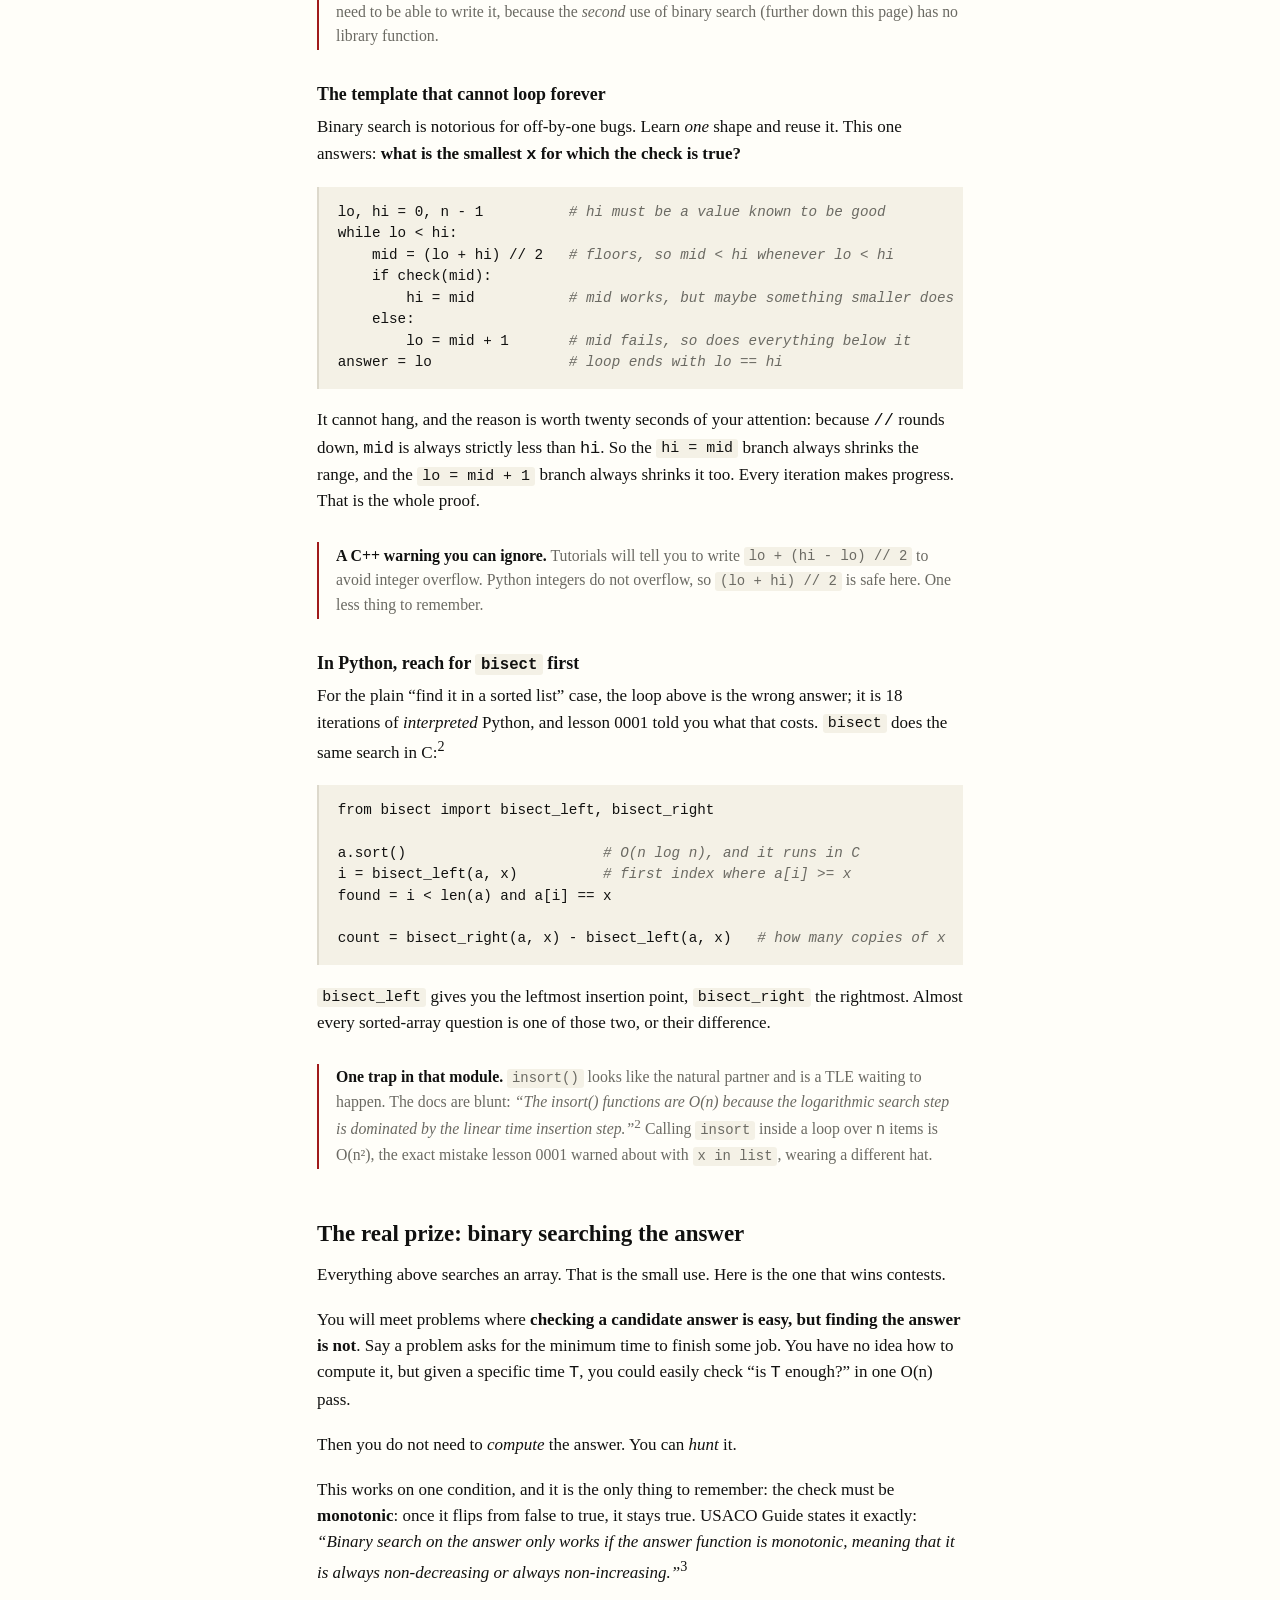
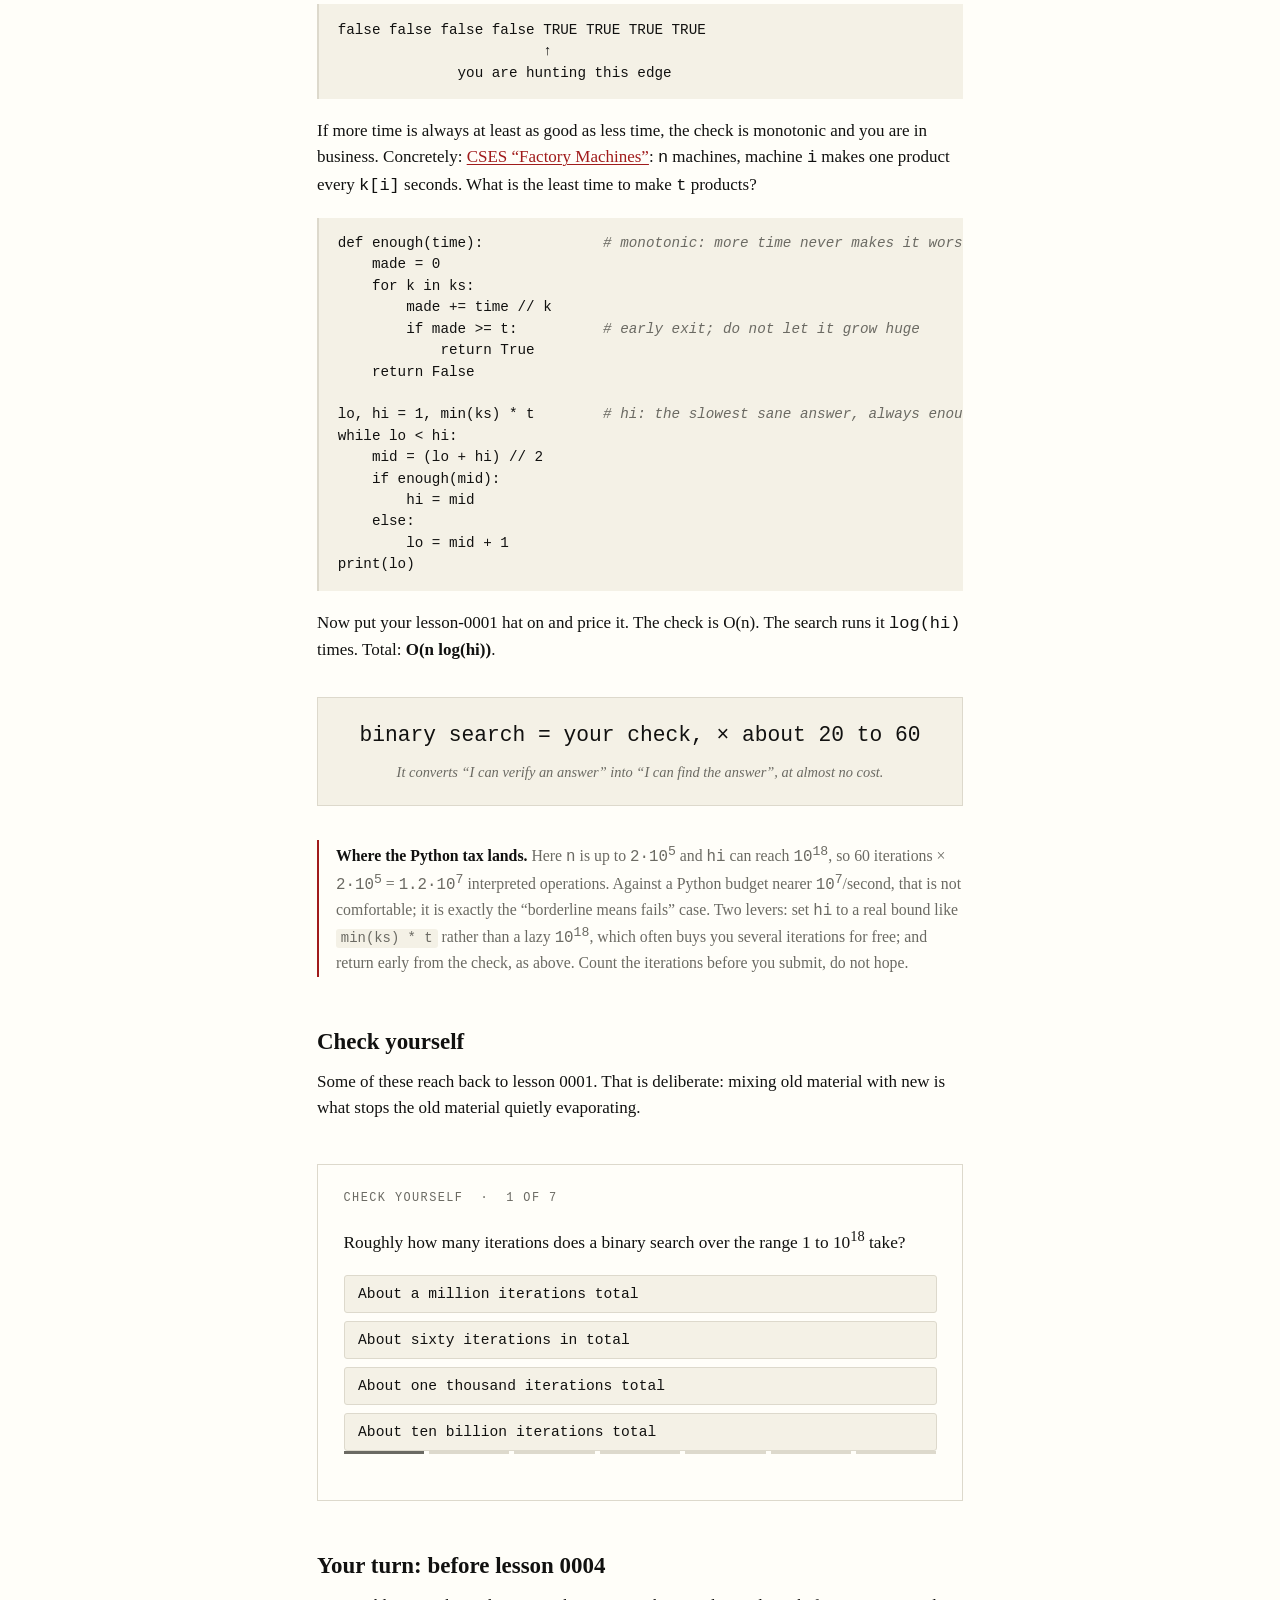
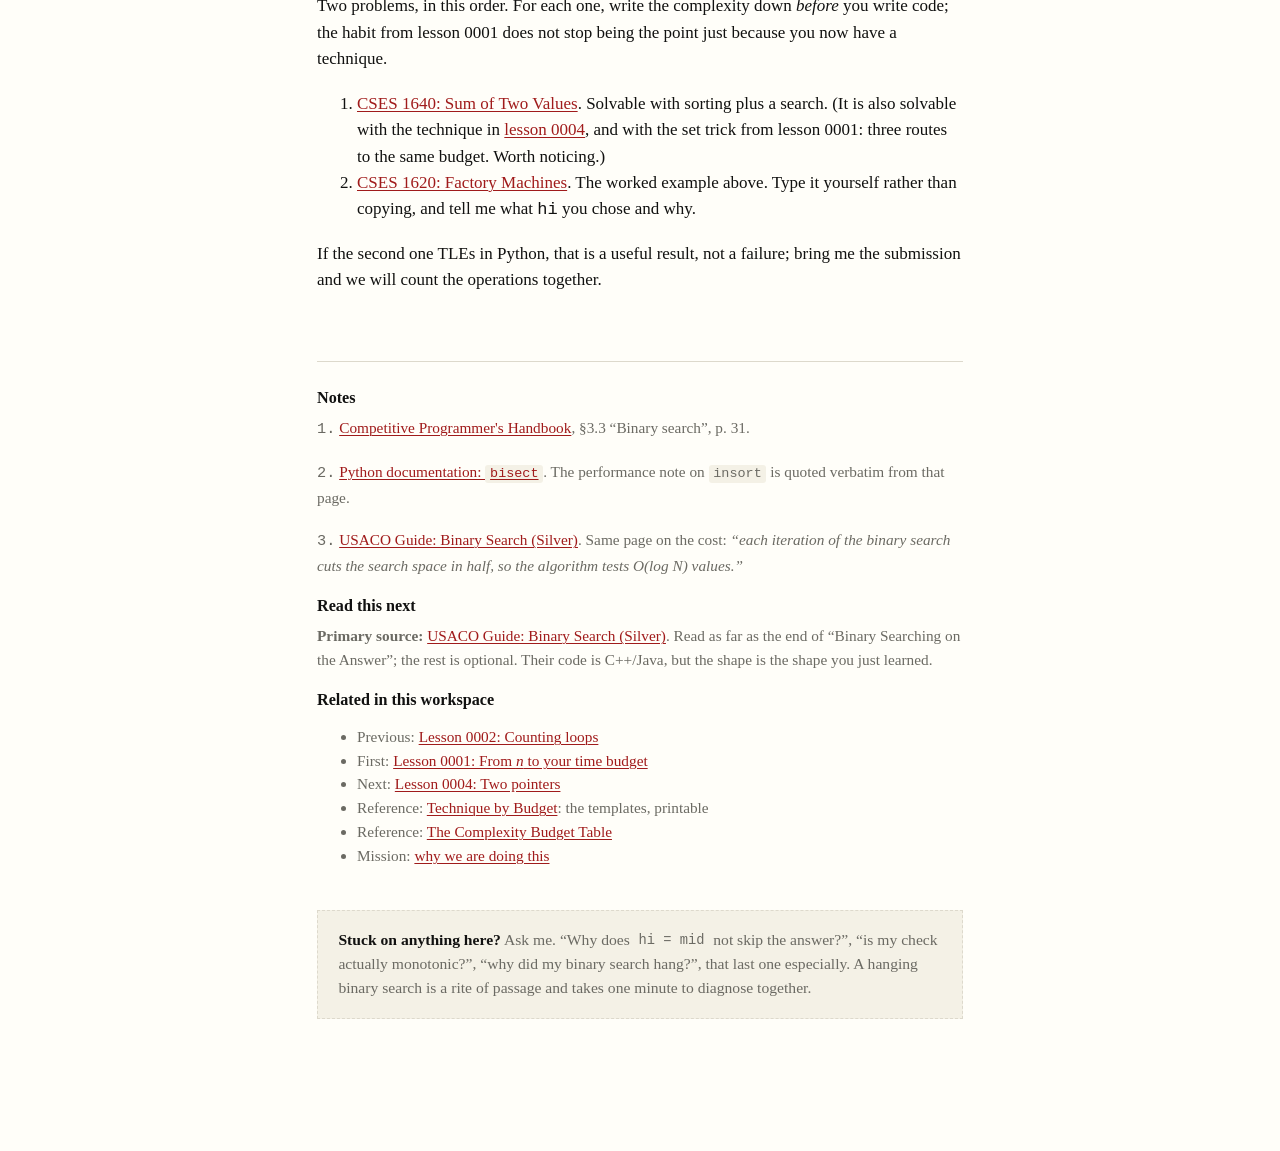
<file: lessons/0003-where-log-n-comes-from.html>
<!DOCTYPE html>
<html lang="en">
<head>
<meta charset="utf-8">
<meta name="viewport" content="width=device-width, initial-scale=1">
<title>Lesson 0003 · Where log n comes from</title>
<link rel="icon" href="../assets/favicon.svg">
<link rel="stylesheet" href="../assets/lesson.css">
<link rel="stylesheet" href="../assets/quiz.css">
</head>
<body>

<p class="eyebrow"><a href="../index.html">Course</a> · Lesson 0003</p>
<h1>Where <em>log n</em> comes from</h1>
<p class="subtitle">Lesson 0001 taught you to read a budget off the constraints. This one hands you the first technique that actually hits one, and shows you why the log factor is almost free.</p>

<h2>The unpaid debt from lesson 0001</h2>

<p>You learned that <span class="mono">n ≤ 2·10<sup>5</sup></span> means <em>“O(n log n) is intended”</em>. You could look that up in the <a href="../reference/complexity-budget.html">budget table</a> and be right. But you had to take the <span class="mono">log n</span> on faith, and faith is not a skill.</p>

<p>So: <strong>log n is what you get when you repeatedly halve something.</strong> That is the whole definition you need. <span class="mono">log₂ n</span> is the number of times you can cut <span class="mono">n</span> in half before you reach 1.</p>

<p>Count it once by hand, for <span class="mono">n = 1000</span>:</p>

<pre><code>1000 → 500 → 250 → 125 → 62 → 31 → 15 → 7 → 3 → 1
<span class="cmt"># nine halvings. log₂(1000) ≈ 10.</span></code></pre>

<p>Now the number that should genuinely surprise you:</p>

<div class="table-scroll">
<table>
  <thead><tr><th class="num">n</th><th class="num">log₂ n</th><th>Halvings to get to one</th></tr></thead>
  <tbody>
    <tr><td class="num">1,000</td><td class="num">10</td><td>Ten.</td></tr>
    <tr><td class="num">2·10<sup>5</sup></td><td class="num">18</td><td>Eighteen.</td></tr>
    <tr><td class="num">10<sup>9</sup></td><td class="num">30</td><td>Thirty.</td></tr>
    <tr><td class="num">10<sup>18</sup></td><td class="num">60</td><td>Sixty.</td></tr>
  </tbody>
</table>
</div>

<p>Read the first and last rows together. <span class="mono">n</span> grew by a factor of a <em>million million million</em>; the work grew by a factor of <strong>six</strong>.</p>

<div class="keystone">
  <span class="big">log n ≈ 20, for anything you will meet</span>
  <span class="cap">Treat the log factor as “multiply by about twenty”. It is closer to a constant than to a cost.</span>
</div>

<p>This is why the budget table is generous with O(n log n) and brutal with O(n²). Squaring multiplies your work by <span class="mono">n</span>. A log multiplies it by 20. They are not the same species of expensive.</p>

<h2>The technique: binary search</h2>

<p>Halving is not something that happens to you. It is something you <em>do</em>, and the doing has a name.</p>

<p>Finding a value in an array of <span class="mono">n</span> items costs O(n): you check them all. Unless the array is sorted. As the <em>Competitive Programmer's Handbook</em> puts it: <em>“if the array is sorted, the situation is different. In this case it is possible to perform the search much faster, because the order of the elements in the array guides the search.”</em><sup>1</sup></p>

<p>Look at the middle element. It is either your target, too big, or too small, and in the last two cases <strong>half the array just became irrelevant</strong>. Repeat. Eighteen steps later you have searched two hundred thousand items.</p>

<p class="note">
<strong>You will not often write this by hand in Python.</strong> The standard library has it: <code>bisect</code>. But you need to be able to write it, because the <em>second</em> use of binary search (further down this page) has no library function.
</p>

<h3>The template that cannot loop forever</h3>

<p>Binary search is notorious for off-by-one bugs. Learn <em>one</em> shape and reuse it. This one answers: <strong>what is the smallest <span class="mono">x</span> for which the check is true?</strong></p>

<pre><code>lo, hi = 0, n - 1          <span class="cmt"># hi must be a value known to be good</span>
while lo &lt; hi:
    mid = (lo + hi) // 2   <span class="cmt"># floors, so mid &lt; hi whenever lo &lt; hi</span>
    if check(mid):
        hi = mid           <span class="cmt"># mid works, but maybe something smaller does</span>
    else:
        lo = mid + 1       <span class="cmt"># mid fails, so does everything below it</span>
answer = lo                <span class="cmt"># loop ends with lo == hi</span></code></pre>

<p>It cannot hang, and the reason is worth twenty seconds of your attention: because <span class="mono">//</span> rounds down, <span class="mono">mid</span> is always strictly less than <span class="mono">hi</span>. So the <code>hi = mid</code> branch always shrinks the range, and the <code>lo = mid + 1</code> branch always shrinks it too. Every iteration makes progress. That is the whole proof.</p>

<p class="note">
<strong>A C++ warning you can ignore.</strong> Tutorials will tell you to write <code>lo + (hi - lo) // 2</code> to avoid integer overflow. Python integers do not overflow, so <code>(lo + hi) // 2</code> is safe here. One less thing to remember.
</p>

<h3>In Python, reach for <code>bisect</code> first</h3>

<p>For the plain “find it in a sorted list” case, the loop above is the wrong answer; it is 18 iterations of <em>interpreted</em> Python, and lesson 0001 told you what that costs. <code>bisect</code> does the same search in C:<sup>2</sup></p>

<pre><code>from bisect import bisect_left, bisect_right

a.sort()                       <span class="cmt"># O(n log n), and it runs in C</span>
i = bisect_left(a, x)          <span class="cmt"># first index where a[i] &gt;= x</span>
found = i &lt; len(a) and a[i] == x

count = bisect_right(a, x) - bisect_left(a, x)   <span class="cmt"># how many copies of x</span></code></pre>

<p><code>bisect_left</code> gives you the leftmost insertion point, <code>bisect_right</code> the rightmost. Almost every sorted-array question is one of those two, or their difference.</p>

<p class="note">
<strong>One trap in that module.</strong> <code>insort()</code> looks like the natural partner and is a TLE waiting to happen. The docs are blunt: <em>“The insort() functions are O(n) because the logarithmic search step is dominated by the linear time insertion step.”</em><sup>2</sup> Calling <code>insort</code> inside a loop over <span class="mono">n</span> items is O(n²), the exact mistake lesson 0001 warned about with <code>x in list</code>, wearing a different hat.
</p>

<h2>The real prize: binary searching the answer</h2>

<p>Everything above searches an array. That is the small use. Here is the one that wins contests.</p>

<p>You will meet problems where <strong>checking a candidate answer is easy, but finding the answer is not</strong>. Say a problem asks for the minimum time to finish some job. You have no idea how to compute it, but given a specific time <span class="mono">T</span>, you could easily check “is <span class="mono">T</span> enough?” in one O(n) pass.</p>

<p>Then you do not need to <em>compute</em> the answer. You can <em>hunt</em> it.</p>

<p>This works on one condition, and it is the only thing to remember: the check must be <strong>monotonic</strong>: once it flips from false to true, it stays true. USACO Guide states it exactly: <em>“Binary search on the answer only works if the answer function is monotonic, meaning that it is always non-decreasing or always non-increasing.”</em><sup>3</sup></p>

<pre><code>false false false false TRUE TRUE TRUE TRUE
                        ↑
              you are hunting this edge</code></pre>

<p>If more time is always at least as good as less time, the check is monotonic and you are in business. Concretely: <a href="https://cses.fi/problemset/task/1620">CSES “Factory Machines”</a>: <span class="mono">n</span> machines, machine <span class="mono">i</span> makes one product every <span class="mono">k[i]</span> seconds. What is the least time to make <span class="mono">t</span> products?</p>

<pre><code>def enough(time):              <span class="cmt"># monotonic: more time never makes it worse</span>
    made = 0
    for k in ks:
        made += time // k
        if made &gt;= t:          <span class="cmt"># early exit; do not let it grow huge</span>
            return True
    return False

lo, hi = 1, min(ks) * t        <span class="cmt"># hi: the slowest sane answer, always enough</span>
while lo &lt; hi:
    mid = (lo + hi) // 2
    if enough(mid):
        hi = mid
    else:
        lo = mid + 1
print(lo)</code></pre>

<p>Now put your lesson-0001 hat on and price it. The check is O(n). The search runs it <span class="mono">log(hi)</span> times. Total: <strong>O(n log(hi))</strong>.</p>

<div class="keystone">
  <span class="big">binary search = your check, × about 20 to 60</span>
  <span class="cap">It converts “I can verify an answer” into “I can find the answer”, at almost no cost.</span>
</div>

<p class="note">
<strong>Where the Python tax lands.</strong> Here <span class="mono">n</span> is up to <span class="mono">2·10<sup>5</sup></span> and <span class="mono">hi</span> can reach <span class="mono">10<sup>18</sup></span>, so 60 iterations × <span class="mono">2·10<sup>5</sup></span> = <span class="mono">1.2·10<sup>7</sup></span> interpreted operations. Against a Python budget nearer <span class="mono">10<sup>7</sup></span>/second, that is not comfortable; it is exactly the “borderline means fails” case. Two levers: set <span class="mono">hi</span> to a real bound like <code>min(ks) * t</code> rather than a lazy <span class="mono">10<sup>18</sup></span>, which often buys you several iterations for free; and return early from the check, as above. Count the iterations before you submit, do not hope.
</p>

<h2>Check yourself</h2>

<p>Some of these reach back to lesson 0001. That is deliberate: mixing old material with new is what stops the old material quietly evaporating.</p>

<div class="quiz" data-quiz='[
  {
    "q": "Roughly how many iterations does a binary search over the range 1 to 10<sup>18</sup> take?",
    "opts": [
      "About sixty iterations in total",
      "About a million iterations total",
      "About one thousand iterations total",
      "About ten billion iterations total"
    ],
    "a": 0,
    "why": "Each step halves the range, so the count is log₂(10<sup>18</sup>) ≈ 60. This is why an astronomically large n in the constraints is a direct hint to binary search: 10<sup>18</sup> is unreachable by looping, but trivially reachable by halving."
  },
  {
    "q": "What must be true before you can binary search a list for a value?",
    "opts": [
      "The list has to be sorted first",
      "The list has to hold only integers",
      "The list has to fit inside memory",
      "The list has to have unique values"
    ],
    "a": 0,
    "why": "Sortedness is what makes the middle element informative: it tells you which half to discard. Without order there is no signal, and the best you can do is the O(n) scan. Duplicates are fine; that is what <code>bisect_left</code> and <code>bisect_right</code> are for."
  },
  {
    "q": "You are searching a sorted list of 2·10<sup>5</sup> values, many times, in Python. Which is the right call?",
    "opts": [
      "<code>bisect_left(a, x)</code> on the list",
      "<code>a.index(x)</code> on the sorted list",
      "<code>x in a</code> tested on the sorted list",
      "<code>a.count(x)</code> run on the sorted list"
    ],
    "a": 0,
    "why": "<code>bisect_left</code> is O(log n) and runs in C. Both <code>a.index(x)</code> and <code>x in a</code> are O(n) linear scans that do not care that you sorted, and inside a loop they turn the whole thing O(n²). Sorting only pays off if you then search like it is sorted."
  },
  {
    "q": "Your check function is O(n) and you binary search it over a range up to 10<sup>9</sup>. Total complexity?",
    "opts": [
      "O(n log n), around thirty passes",
      "O(n²), which is far too costly",
      "O(n), one single pass over it",
      "O(log n), independent of any n"
    ],
    "a": 0,
    "why": "The search runs your check log₂(10<sup>9</sup>) ≈ 30 times, so the cost is 30 × O(n). Written as complexity that is O(n log n), the same class the budget table allows for n ≤ 5·10<sup>5</sup>. The log factor is a multiplier of about thirty, not a new order of growth."
  },
  {
    "q": "When can you binary search for an answer you do not know how to compute directly?",
    "opts": [
      "When the check is monotonic in it",
      "When the input array is fully sorted",
      "When the answer is a small integer",
      "When the check runs in constant time"
    ],
    "a": 0,
    "why": "Monotonic means: once the check turns true it never turns false again. That false-false-TRUE-TRUE edge is what you are hunting. The input array need not be sorted at all; you are searching the space of possible answers, not the data."
  },
  {
    "q": "From lesson 0001: constraints say <code>n ≤ 1000</code>. What is the setter telling you?",
    "opts": [
      "A double loop is the intended solution",
      "You must find a linear-time solution here",
      "A binary search is needed on the answer",
      "Only a closed-form formula will pass it"
    ],
    "a": 0,
    "why": "1000² = 10<sup>6</sup>, one percent of the budget. Worth re-testing here because the new technique creates a trap: knowing binary search makes you want to use it. A small n is the setter telling you not to bother."
  },
  {
    "q": "Why does the template use <code>hi = mid</code> but <code>lo = mid + 1</code>, rather than both moving by one?",
    "opts": [
      "Mid may itself still be the answer",
      "It makes the loop run much faster",
      "Python floors division towards zero",
      "It keeps the range a power of two"
    ],
    "a": 0,
    "why": "When the check passes at <code>mid</code>, mid is still a candidate; something smaller might also work, but you must not discard mid itself. When it fails, mid is definitively ruled out, so you can skip past it. Writing <code>hi = mid - 1</code> is the classic way to lose the answer."
  }
]'></div>

<h2>Your turn: before lesson 0004</h2>

<p>Two problems, in this order. For each one, write the complexity down <em>before</em> you write code; the habit from lesson 0001 does not stop being the point just because you now have a technique.</p>

<ol>
  <li><a href="https://cses.fi/problemset/task/1640">CSES 1640: Sum of Two Values</a>. Solvable with sorting plus a search. (It is also solvable with the technique in <a href="0004-two-pointers.html">lesson 0004</a>, and with the set trick from lesson 0001: three routes to the same budget. Worth noticing.)</li>
  <li><a href="https://cses.fi/problemset/task/1620">CSES 1620: Factory Machines</a>. The worked example above. Type it yourself rather than copying, and tell me what <span class="mono">hi</span> you chose and why.</li>
</ol>

<p>If the second one TLEs in Python, that is a useful result, not a failure; bring me the submission and we will count the operations together.</p>

<div class="footer">
  <h3>Notes</h3>
  <p><span class="mono">1.</span> <a href="https://cses.fi/book/book.pdf">Competitive Programmer's Handbook</a>, §3.3 “Binary search”, p. 31.</p>
  <p><span class="mono">2.</span> <a href="https://docs.python.org/3/library/bisect.html">Python documentation: <code>bisect</code></a>. The performance note on <code>insort</code> is quoted verbatim from that page.</p>
  <p><span class="mono">3.</span> <a href="https://usaco.guide/silver/binary-search">USACO Guide: Binary Search (Silver)</a>. Same page on the cost: <em>“each iteration of the binary search cuts the search space in half, so the algorithm tests O(log N) values.”</em></p>

  <h3>Read this next</h3>
  <p><strong>Primary source:</strong> <a href="https://usaco.guide/silver/binary-search">USACO Guide: Binary Search (Silver)</a>. Read as far as the end of “Binary Searching on the Answer”; the rest is optional. Their code is C++/Java, but the shape is the shape you just learned.</p>

  <h3>Related in this workspace</h3>
  <ul>
    <li>Previous: <a href="0002-counting-loops.html">Lesson 0002: Counting loops</a></li>
    <li>First: <a href="0001-from-n-to-your-time-budget.html">Lesson 0001: From <em>n</em> to your time budget</a></li>
    <li>Next: <a href="0004-two-pointers.html">Lesson 0004: Two pointers</a></li>
    <li>Reference: <a href="../reference/technique-by-budget.html">Technique by Budget</a>: the templates, printable</li>
    <li>Reference: <a href="../reference/complexity-budget.html">The Complexity Budget Table</a></li>
    <li>Mission: <a href="../MISSION.md">why we are doing this</a></li>
  </ul>

  <div class="ask">
    <strong>Stuck on anything here?</strong> Ask me. “Why does <code>hi = mid</code> not skip the answer?”, “is my check actually monotonic?”, “why did my binary search hang?”, that last one especially. A hanging binary search is a rite of passage and takes one minute to diagnose together.
  </div>
</div>

<script src="../assets/quiz.js"></script>
</body>
</html>
</file>
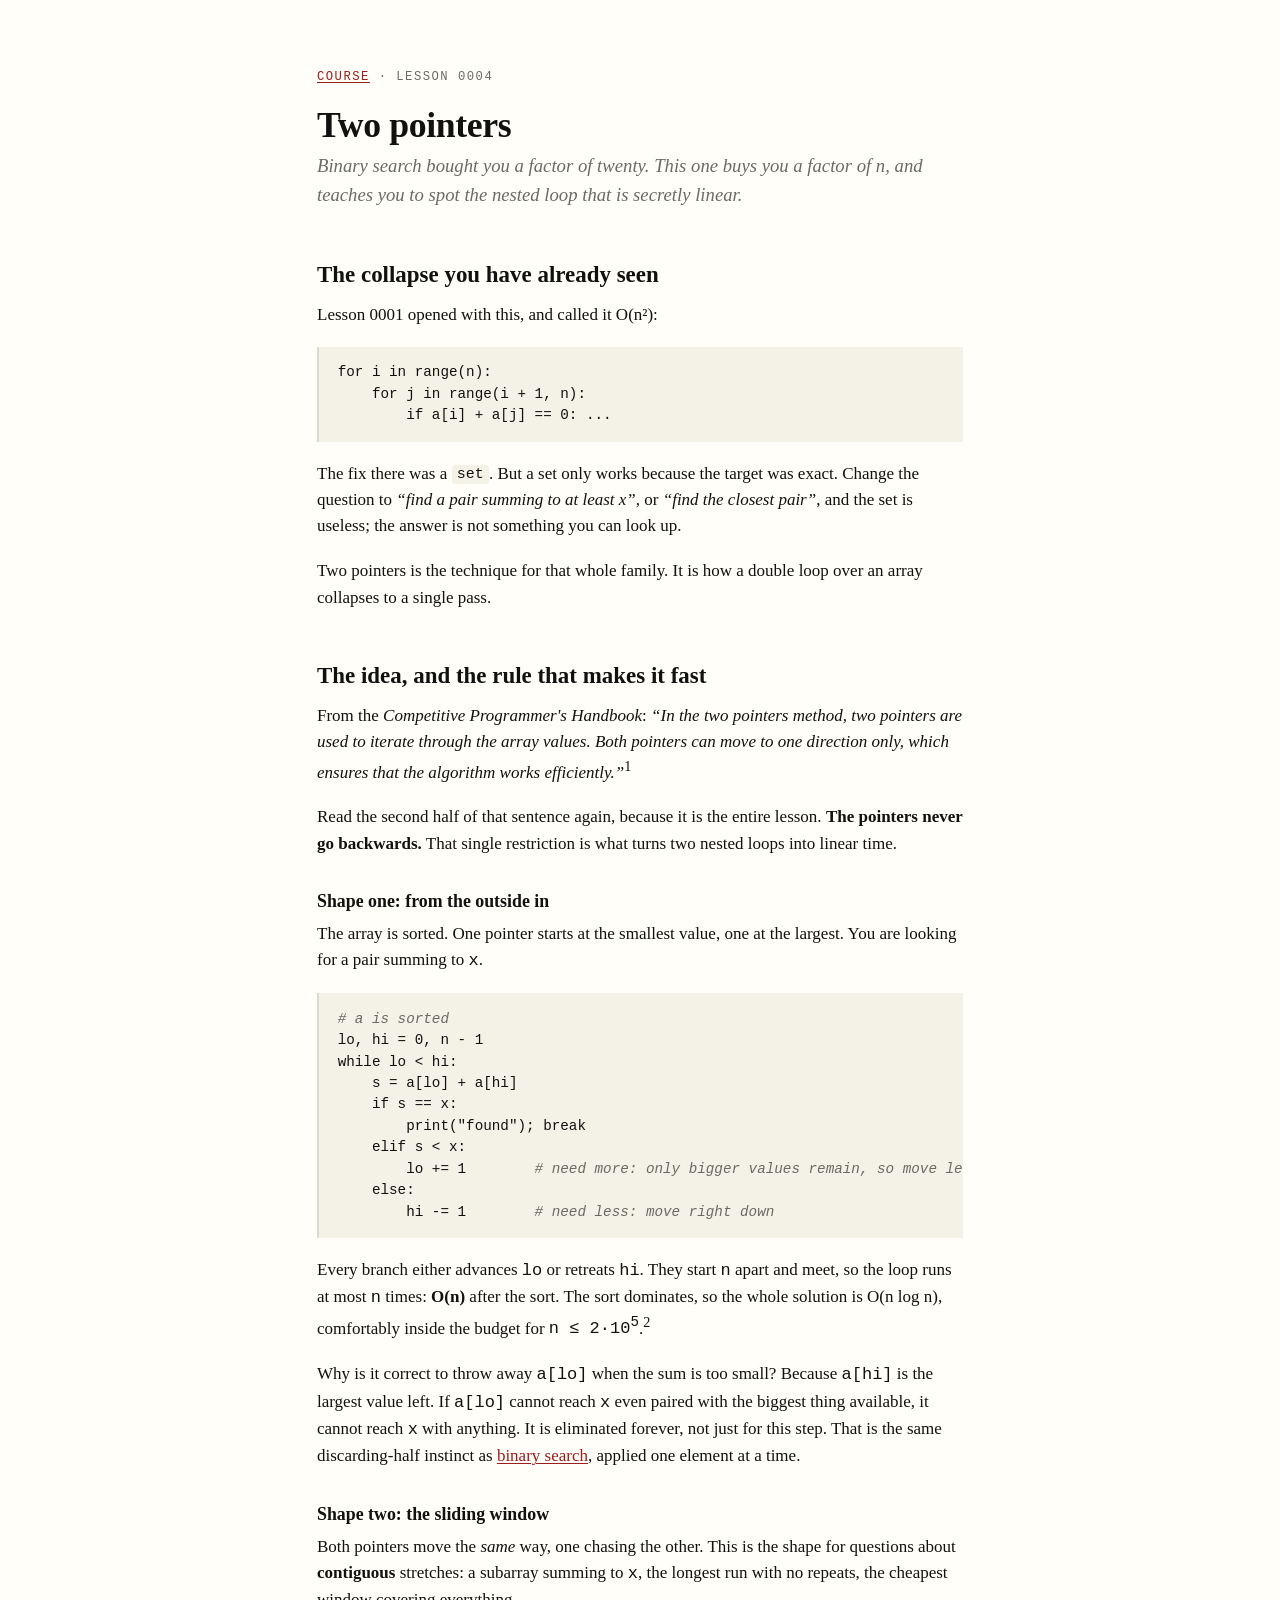
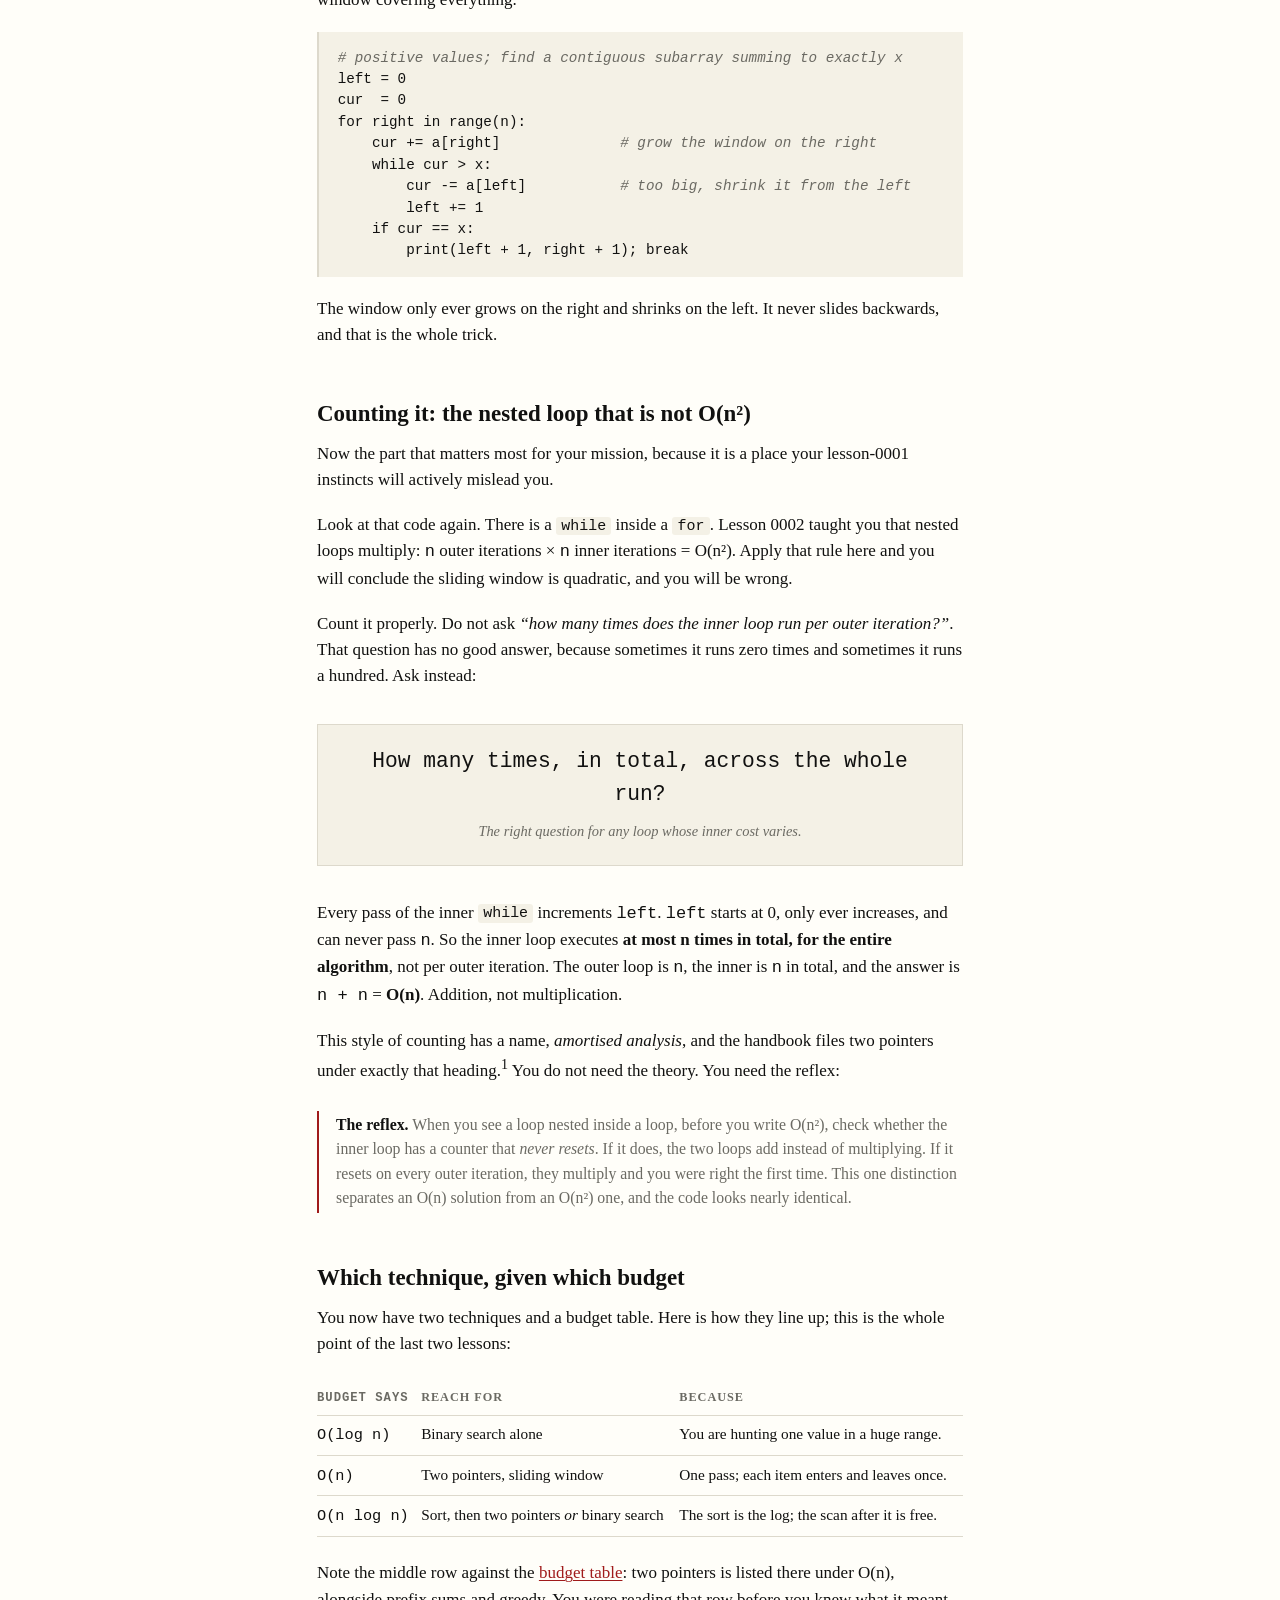
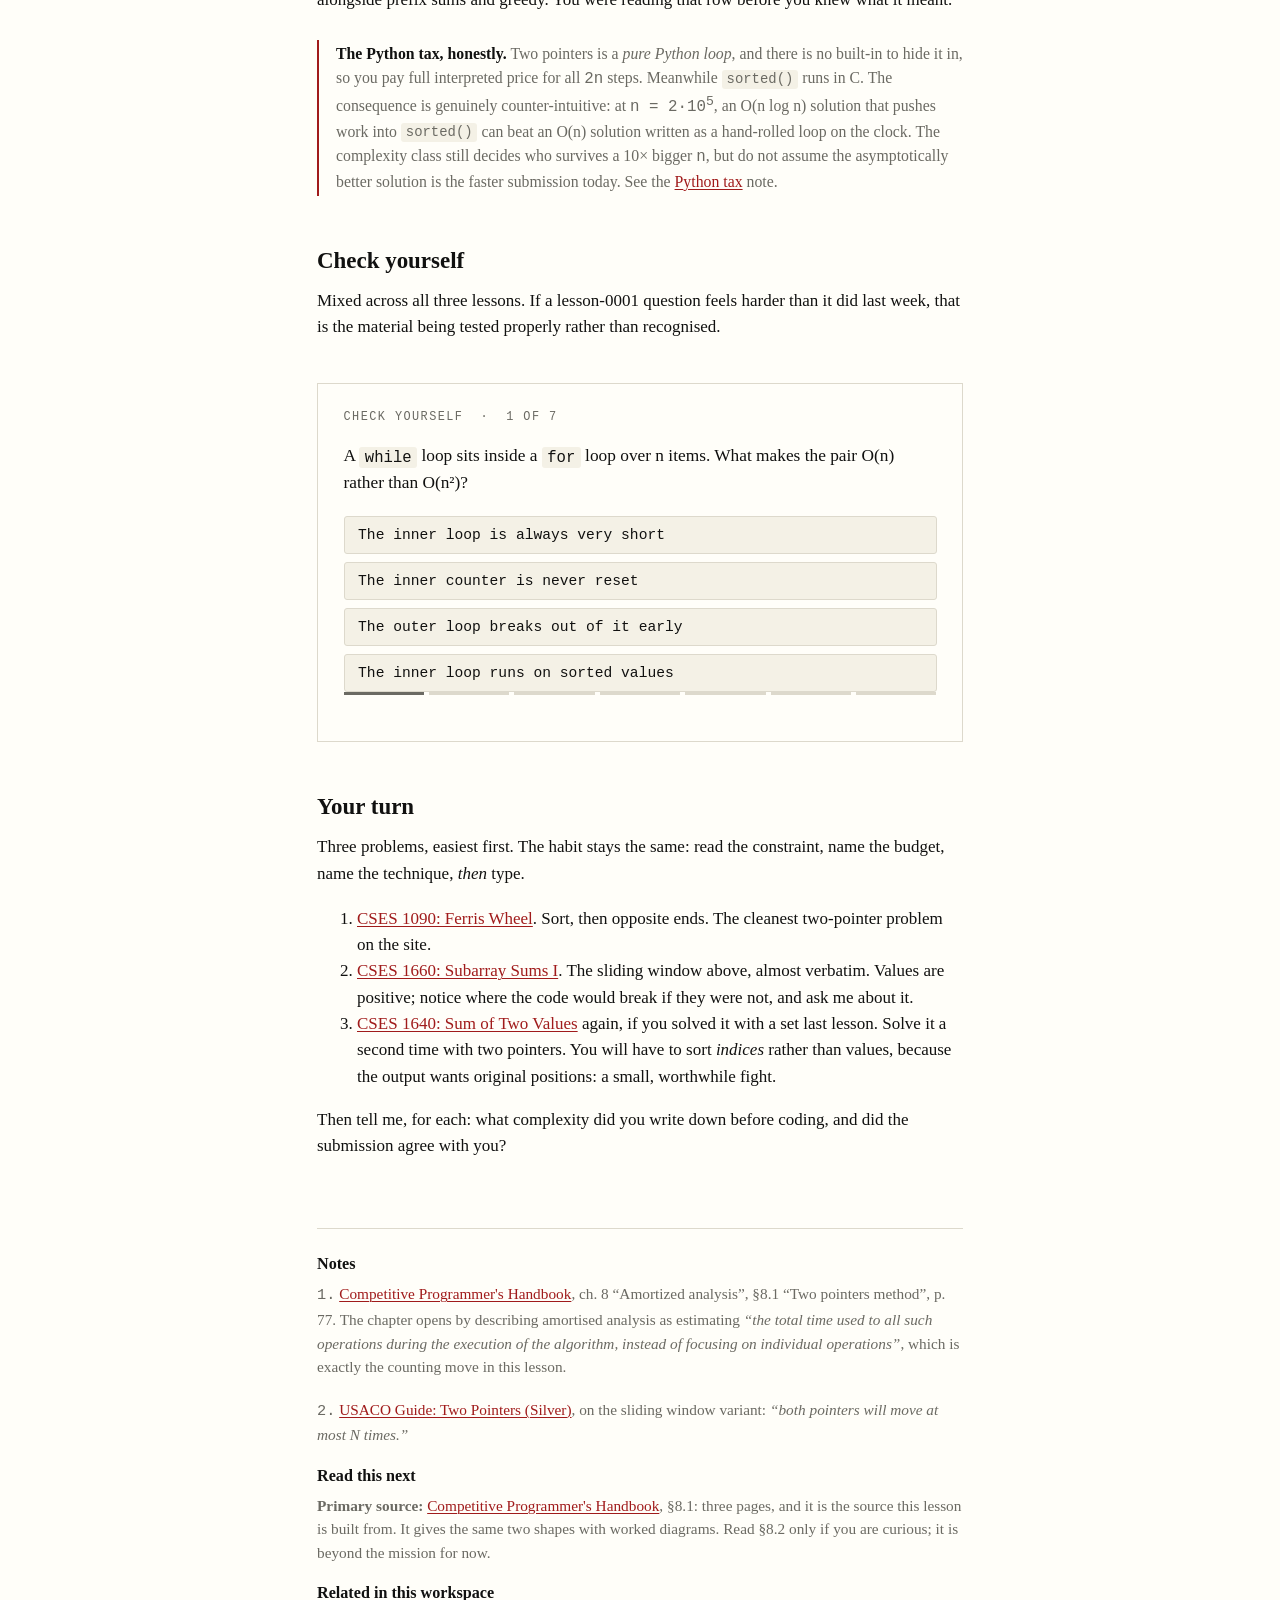
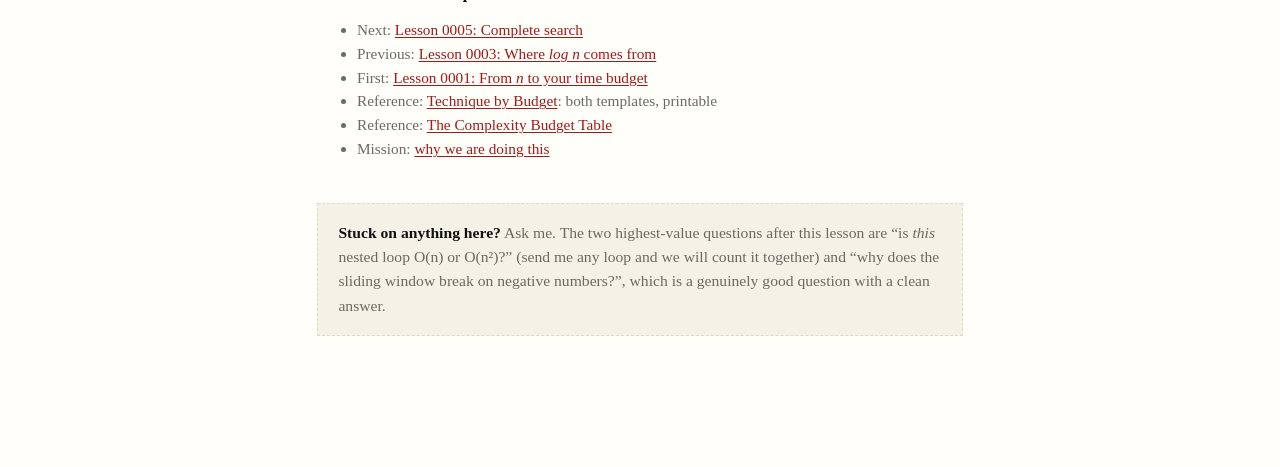
<file: lessons/0004-two-pointers.html>
<!DOCTYPE html>
<html lang="en">
<head>
<meta charset="utf-8">
<meta name="viewport" content="width=device-width, initial-scale=1">
<title>Lesson 0004 · Two pointers</title>
<link rel="icon" href="../assets/favicon.svg">
<link rel="stylesheet" href="../assets/lesson.css">
<link rel="stylesheet" href="../assets/quiz.css">
</head>
<body>

<p class="eyebrow"><a href="../index.html">Course</a> · Lesson 0004</p>
<h1>Two pointers</h1>
<p class="subtitle">Binary search bought you a factor of twenty. This one buys you a factor of <em>n</em>, and teaches you to spot the nested loop that is secretly linear.</p>

<h2>The collapse you have already seen</h2>

<p>Lesson 0001 opened with this, and called it O(n²):</p>

<pre><code>for i in range(n):
    for j in range(i + 1, n):
        if a[i] + a[j] == 0: ...</code></pre>

<p>The fix there was a <code>set</code>. But a set only works because the target was exact. Change the question to <em>“find a pair summing to at least x”</em>, or <em>“find the closest pair”</em>, and the set is useless; the answer is not something you can look up.</p>

<p>Two pointers is the technique for that whole family. It is how a double loop over an array collapses to a single pass.</p>

<h2>The idea, and the rule that makes it fast</h2>

<p>From the <em>Competitive Programmer's Handbook</em>: <em>“In the two pointers method, two pointers are used to iterate through the array values. Both pointers can move to one direction only, which ensures that the algorithm works efficiently.”</em><sup>1</sup></p>

<p>Read the second half of that sentence again, because it is the entire lesson. <strong>The pointers never go backwards.</strong> That single restriction is what turns two nested loops into linear time.</p>

<h3>Shape one: from the outside in</h3>

<p>The array is sorted. One pointer starts at the smallest value, one at the largest. You are looking for a pair summing to <span class="mono">x</span>.</p>

<pre><code><span class="cmt"># a is sorted</span>
lo, hi = 0, n - 1
while lo &lt; hi:
    s = a[lo] + a[hi]
    if s == x:
        print("found"); break
    elif s &lt; x:
        lo += 1        <span class="cmt"># need more: only bigger values remain, so move left up</span>
    else:
        hi -= 1        <span class="cmt"># need less: move right down</span></code></pre>

<p>Every branch either advances <span class="mono">lo</span> or retreats <span class="mono">hi</span>. They start <span class="mono">n</span> apart and meet, so the loop runs at most <span class="mono">n</span> times: <strong>O(n)</strong> after the sort. The sort dominates, so the whole solution is O(n log n), comfortably inside the budget for <span class="mono">n ≤ 2·10<sup>5</sup></span>.<sup>2</sup></p>

<p>Why is it correct to throw away <span class="mono">a[lo]</span> when the sum is too small? Because <span class="mono">a[hi]</span> is the largest value left. If <span class="mono">a[lo]</span> cannot reach <span class="mono">x</span> even paired with the biggest thing available, it cannot reach <span class="mono">x</span> with anything. It is eliminated forever, not just for this step. That is the same discarding-half instinct as <a href="0003-where-log-n-comes-from.html">binary search</a>, applied one element at a time.</p>

<h3>Shape two: the sliding window</h3>

<p>Both pointers move the <em>same</em> way, one chasing the other. This is the shape for questions about <strong>contiguous</strong> stretches: a subarray summing to <span class="mono">x</span>, the longest run with no repeats, the cheapest window covering everything.</p>

<pre><code><span class="cmt"># positive values; find a contiguous subarray summing to exactly x</span>
left = 0
cur  = 0
for right in range(n):
    cur += a[right]              <span class="cmt"># grow the window on the right</span>
    while cur &gt; x:
        cur -= a[left]           <span class="cmt"># too big, shrink it from the left</span>
        left += 1
    if cur == x:
        print(left + 1, right + 1); break</code></pre>

<p>The window only ever grows on the right and shrinks on the left. It never slides backwards, and that is the whole trick.</p>

<h2>Counting it: the nested loop that is not O(n²)</h2>

<p>Now the part that matters most for your mission, because it is a place your lesson-0001 instincts will actively mislead you.</p>

<p>Look at that code again. There is a <code>while</code> inside a <code>for</code>. Lesson 0002 taught you that nested loops multiply: <span class="mono">n</span> outer iterations × <span class="mono">n</span> inner iterations = O(n²). Apply that rule here and you will conclude the sliding window is quadratic, and you will be wrong.</p>

<p>Count it properly. Do not ask <em>“how many times does the inner loop run per outer iteration?”</em>. That question has no good answer, because sometimes it runs zero times and sometimes it runs a hundred. Ask instead:</p>

<div class="keystone">
  <span class="big">How many times, in total, across the whole run?</span>
  <span class="cap">The right question for any loop whose inner cost varies.</span>
</div>

<p>Every pass of the inner <code>while</code> increments <span class="mono">left</span>. <span class="mono">left</span> starts at 0, only ever increases, and can never pass <span class="mono">n</span>. So the inner loop executes <strong>at most n times in total, for the entire algorithm</strong>, not per outer iteration. The outer loop is <span class="mono">n</span>, the inner is <span class="mono">n</span> in total, and the answer is <span class="mono">n + n</span> = <strong>O(n)</strong>. Addition, not multiplication.</p>

<p>This style of counting has a name, <em>amortised analysis</em>, and the handbook files two pointers under exactly that heading.<sup>1</sup> You do not need the theory. You need the reflex:</p>

<p class="note">
<strong>The reflex.</strong> When you see a loop nested inside a loop, before you write O(n²), check whether the inner loop has a counter that <em>never resets</em>. If it does, the two loops add instead of multiplying. If it resets on every outer iteration, they multiply and you were right the first time. This one distinction separates an O(n) solution from an O(n²) one, and the code looks nearly identical.
</p>

<h2>Which technique, given which budget</h2>

<p>You now have two techniques and a budget table. Here is how they line up; this is the whole point of the last two lessons:</p>

<div class="table-scroll">
<table>
  <thead><tr><th class="num">Budget says</th><th>Reach for</th><th>Because</th></tr></thead>
  <tbody>
    <tr><td class="num">O(log n)</td><td>Binary search alone</td><td>You are hunting one value in a huge range.</td></tr>
    <tr><td class="num">O(n)</td><td>Two pointers, sliding window</td><td>One pass; each item enters and leaves once.</td></tr>
    <tr><td class="num">O(n log n)</td><td>Sort, then two pointers <em>or</em> binary search</td><td>The sort is the log; the scan after it is free.</td></tr>
  </tbody>
</table>
</div>

<p>Note the middle row against the <a href="../reference/complexity-budget.html">budget table</a>: two pointers is listed there under O(n), alongside prefix sums and greedy. You were reading that row before you knew what it meant.</p>

<p class="note">
<strong>The Python tax, honestly.</strong> Two pointers is a <em>pure Python loop</em>, and there is no built-in to hide it in, so you pay full interpreted price for all <span class="mono">2n</span> steps. Meanwhile <code>sorted()</code> runs in C. The consequence is genuinely counter-intuitive: at <span class="mono">n = 2·10<sup>5</sup></span>, an O(n log n) solution that pushes work into <code>sorted()</code> can beat an O(n) solution written as a hand-rolled loop on the clock. The complexity class still decides who survives a 10× bigger <span class="mono">n</span>, but do not assume the asymptotically better solution is the faster submission today. See the <a href="../reference/complexity-budget.html#the-python-tax">Python tax</a> note.
</p>

<h2>Check yourself</h2>

<p>Mixed across all three lessons. If a lesson-0001 question feels harder than it did last week, that is the material being tested properly rather than recognised.</p>

<div class="quiz" data-quiz='[
  {
    "q": "A <code>while</code> loop sits inside a <code>for</code> loop over n items. What makes the pair O(n) rather than O(n²)?",
    "opts": [
      "The inner counter is never reset",
      "The inner loop is always very short",
      "The outer loop breaks out of it early",
      "The inner loop runs on sorted values"
    ],
    "a": 0,
    "why": "If the inner loop advances a pointer that only ever moves forward and never resets, it can run at most n times across the entire algorithm. The loops then add rather than multiply. A counter reset at the top of each outer iteration gives you genuine O(n²)."
  },
  {
    "q": "You sort an array, then run two pointers from both ends. What is the total complexity?",
    "opts": [
      "O(n log n), dominated by the sort",
      "O(n), because the scan is linear",
      "O(n²), because of the two loops",
      "O(log n), because it discards half"
    ],
    "a": 0,
    "why": "The scan itself is O(n): the pointers cross once. But the sort in front of it is O(n log n), and the total is always the most expensive part. Never quote the clever bit and forget the setup."
  },
  {
    "q": "Which of these questions is the sliding window shape designed to answer?",
    "opts": [
      "Longest contiguous run without repeats",
      "Whether any two values sum to zero",
      "Whether a given value is in the array",
      "The number of distinct values present"
    ],
    "a": 0,
    "why": "Sliding window is for <em>contiguous</em> stretches: the window grows on the right and shrinks on the left. Any-two-values is the opposite-ends shape or a set; membership is binary search; counting distinct values is a set, and none of those need contiguity."
  },
  {
    "q": "The sorted array is scanned for a pair summing to x, and the sum is too small. What happens next?",
    "opts": [
      "The left pointer moves up one place",
      "The right pointer moves down one place",
      "Both of the pointers move inward once",
      "The search restarts from the beginning"
    ],
    "a": 0,
    "why": "Too small means you need a bigger sum, and only the left pointer can supply one by moving to a larger value. The elimination is permanent: if a[lo] cannot reach x paired with the largest value left, it cannot reach x with anything."
  },
  {
    "q": "From lesson 0003: your O(n) check is wrapped in a binary search over a range up to 10<sup>9</sup>. Total cost?",
    "opts": [
      "O(n log n), about thirty passes",
      "O(n²), which is far too costly",
      "O(n), a single pass over data",
      "O(log n), no matter what n is"
    ],
    "a": 0,
    "why": "log₂(10<sup>9</sup>) ≈ 30, so the check runs about thirty times: 30 × O(n) = O(n log n). Contrast this with two pointers, which does the same job in a single pass when the problem has the right shape; the log is cheap, but free is cheaper."
  },
  {
    "q": "Constraints say <code>n ≤ 2·10<sup>5</sup></code> and the answer needs a contiguous subarray. Where do you start?",
    "opts": [
      "A sliding window in a single pass",
      "A double loop over every subarray",
      "A binary search over the values",
      "A set holding every subarray sum"
    ],
    "a": 0,
    "why": "2·10<sup>5</sup> rules out the double loop over all subarrays; that is O(n²) = 4·10<sup>10</sup>. Contiguous plus a linear budget is the signature of a sliding window. The constraint told you the technique before you read the rest of the statement."
  },
  {
    "q": "Why does the same problem sometimes have a set solution, a binary search solution, and a two pointer one?",
    "opts": [
      "Several routes can meet one budget",
      "The judges accept any working answer",
      "Sorting makes all three equivalent here",
      "Python has built-ins for all of them"
    ],
    "a": 0,
    "why": "The budget names a complexity class, not an algorithm. CSES 1640 is reachable by a set in O(n), by sorting plus binary search in O(n log n), and by sorting plus two pointers in O(n log n), all inside budget. Pick the one you can write correctly fastest."
  }
]'></div>

<h2>Your turn</h2>

<p>Three problems, easiest first. The habit stays the same: read the constraint, name the budget, name the technique, <em>then</em> type.</p>

<ol>
  <li><a href="https://cses.fi/problemset/task/1090">CSES 1090: Ferris Wheel</a>. Sort, then opposite ends. The cleanest two-pointer problem on the site.</li>
  <li><a href="https://cses.fi/problemset/task/1660">CSES 1660: Subarray Sums I</a>. The sliding window above, almost verbatim. Values are positive; notice where the code would break if they were not, and ask me about it.</li>
  <li><a href="https://cses.fi/problemset/task/1640">CSES 1640: Sum of Two Values</a> again, if you solved it with a set last lesson. Solve it a second time with two pointers. You will have to sort <em>indices</em> rather than values, because the output wants original positions: a small, worthwhile fight.</li>
</ol>

<p>Then tell me, for each: what complexity did you write down before coding, and did the submission agree with you?</p>

<div class="footer">
  <h3>Notes</h3>
  <p><span class="mono">1.</span> <a href="https://cses.fi/book/book.pdf">Competitive Programmer's Handbook</a>, ch. 8 “Amortized analysis”, §8.1 “Two pointers method”, p. 77. The chapter opens by describing amortised analysis as estimating <em>“the total time used to all such operations during the execution of the algorithm, instead of focusing on individual operations”</em>, which is exactly the counting move in this lesson.</p>
  <p><span class="mono">2.</span> <a href="https://usaco.guide/silver/two-pointers">USACO Guide: Two Pointers (Silver)</a>, on the sliding window variant: <em>“both pointers will move at most N times.”</em></p>

  <h3>Read this next</h3>
  <p><strong>Primary source:</strong> <a href="https://cses.fi/book/book.pdf">Competitive Programmer's Handbook</a>, §8.1: three pages, and it is the source this lesson is built from. It gives the same two shapes with worked diagrams. Read §8.2 only if you are curious; it is beyond the mission for now.</p>

  <h3>Related in this workspace</h3>
  <ul>
    <li>Next: <a href="0005-complete-search.html">Lesson 0005: Complete search</a></li>
    <li>Previous: <a href="0003-where-log-n-comes-from.html">Lesson 0003: Where <em>log n</em> comes from</a></li>
    <li>First: <a href="0001-from-n-to-your-time-budget.html">Lesson 0001: From <em>n</em> to your time budget</a></li>
    <li>Reference: <a href="../reference/technique-by-budget.html">Technique by Budget</a>: both templates, printable</li>
    <li>Reference: <a href="../reference/complexity-budget.html">The Complexity Budget Table</a></li>
    <li>Mission: <a href="../MISSION.md">why we are doing this</a></li>
  </ul>

  <div class="ask">
    <strong>Stuck on anything here?</strong> Ask me. The two highest-value questions after this lesson are “is <em>this</em> nested loop O(n) or O(n²)?” (send me any loop and we will count it together) and “why does the sliding window break on negative numbers?”, which is a genuinely good question with a clean answer.
  </div>
</div>

<script src="../assets/quiz.js"></script>
</body>
</html>
</file>
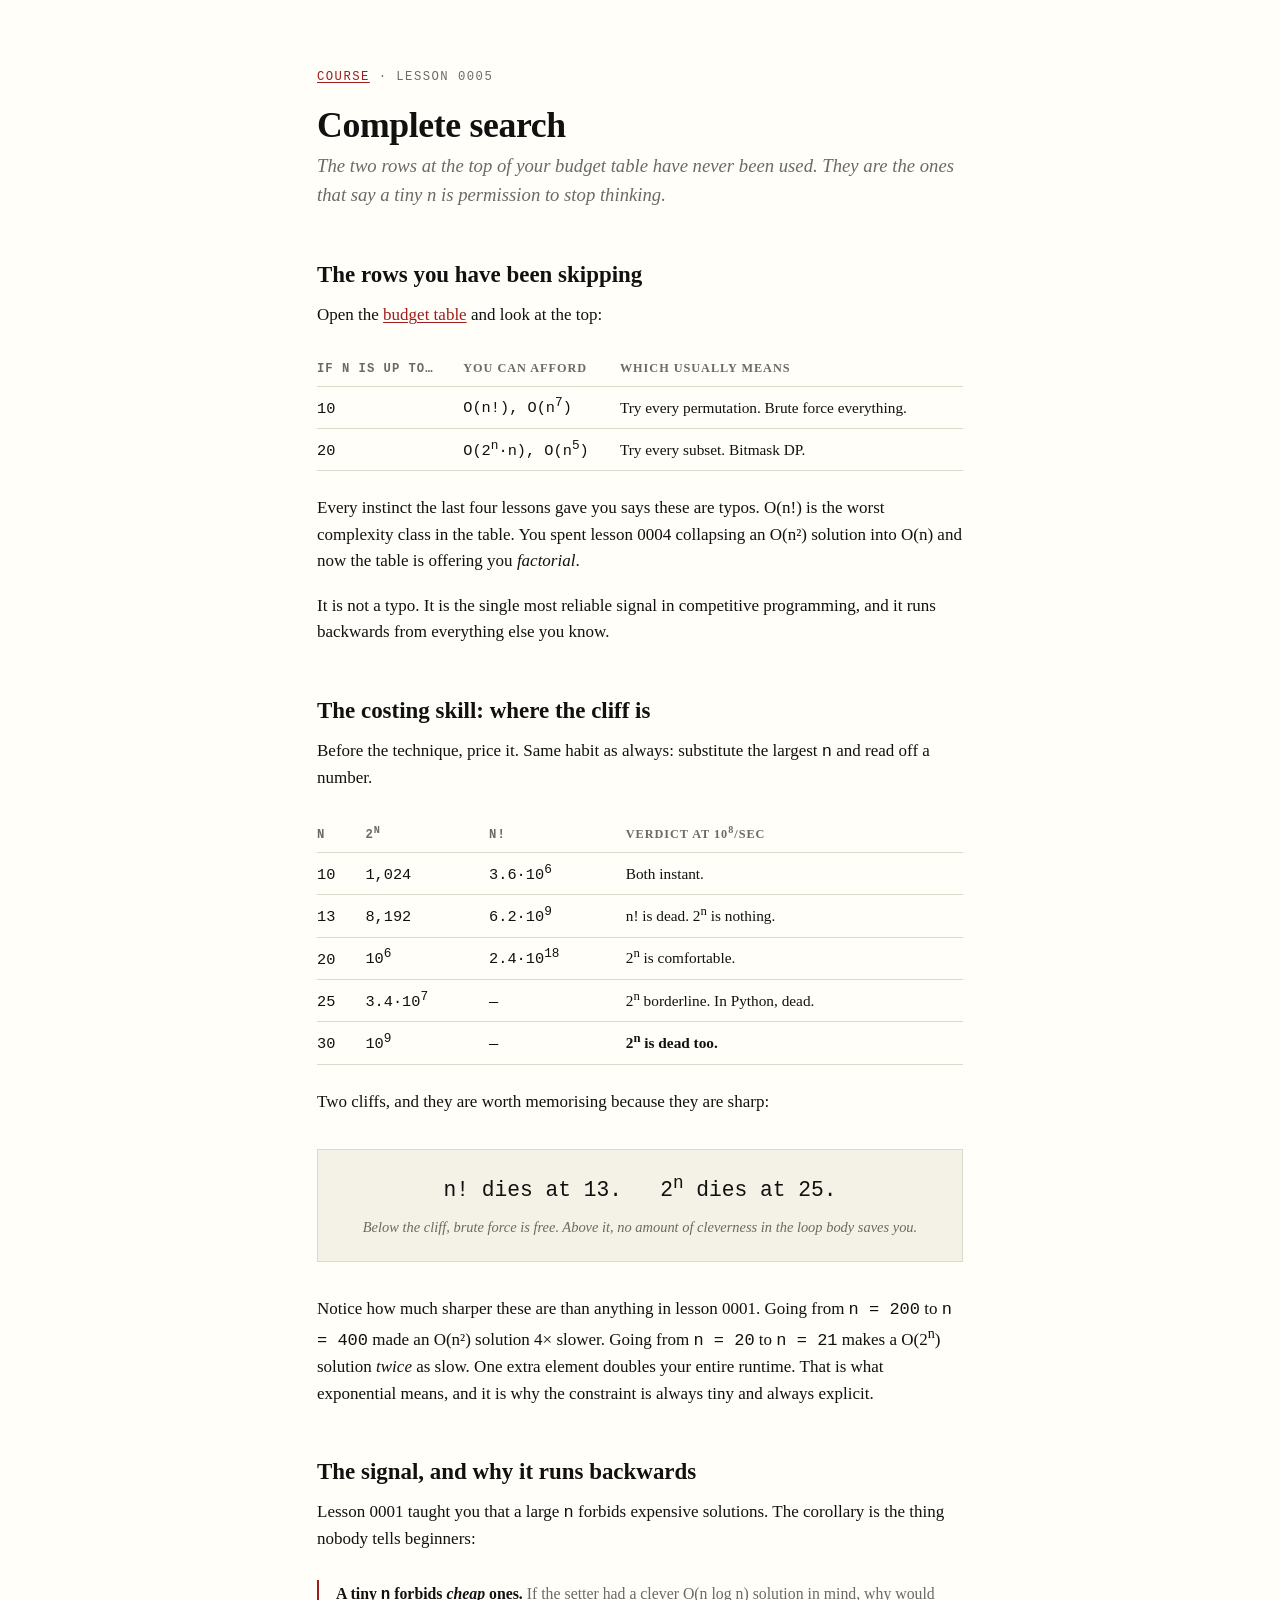
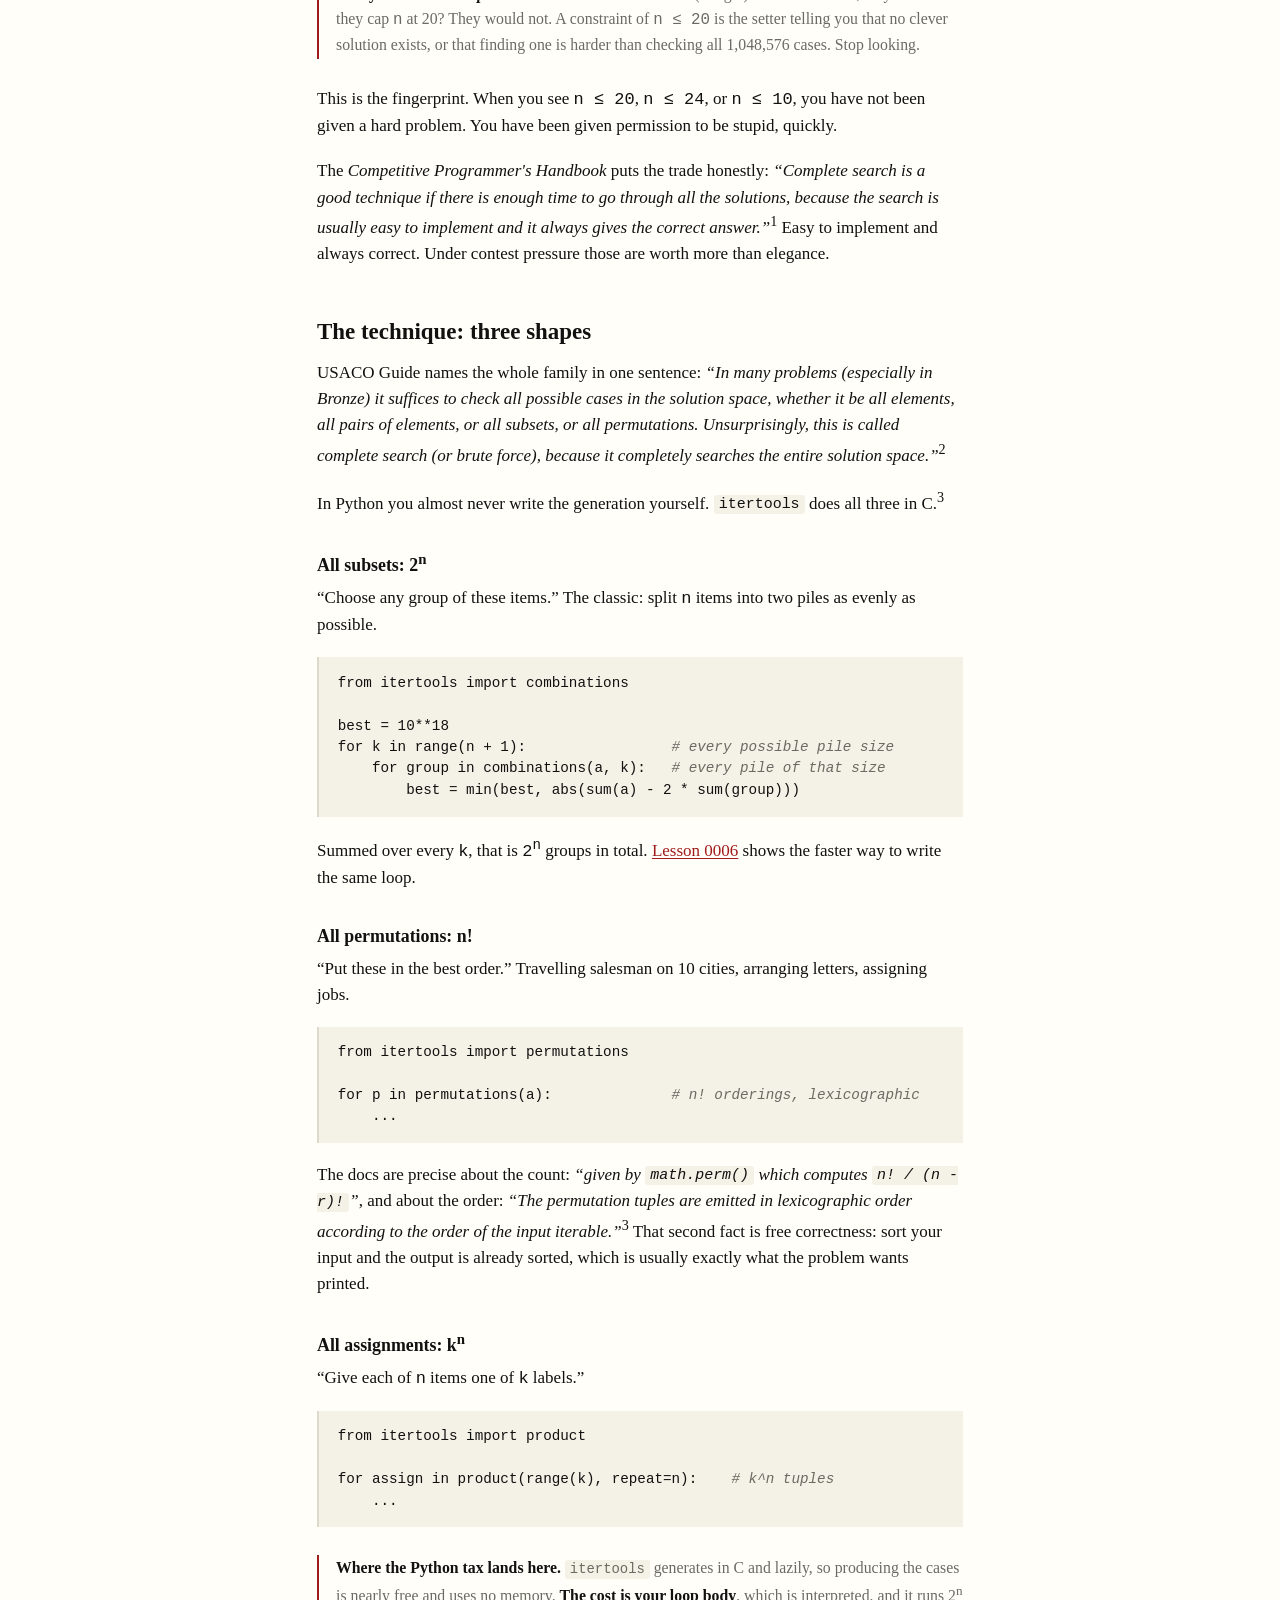
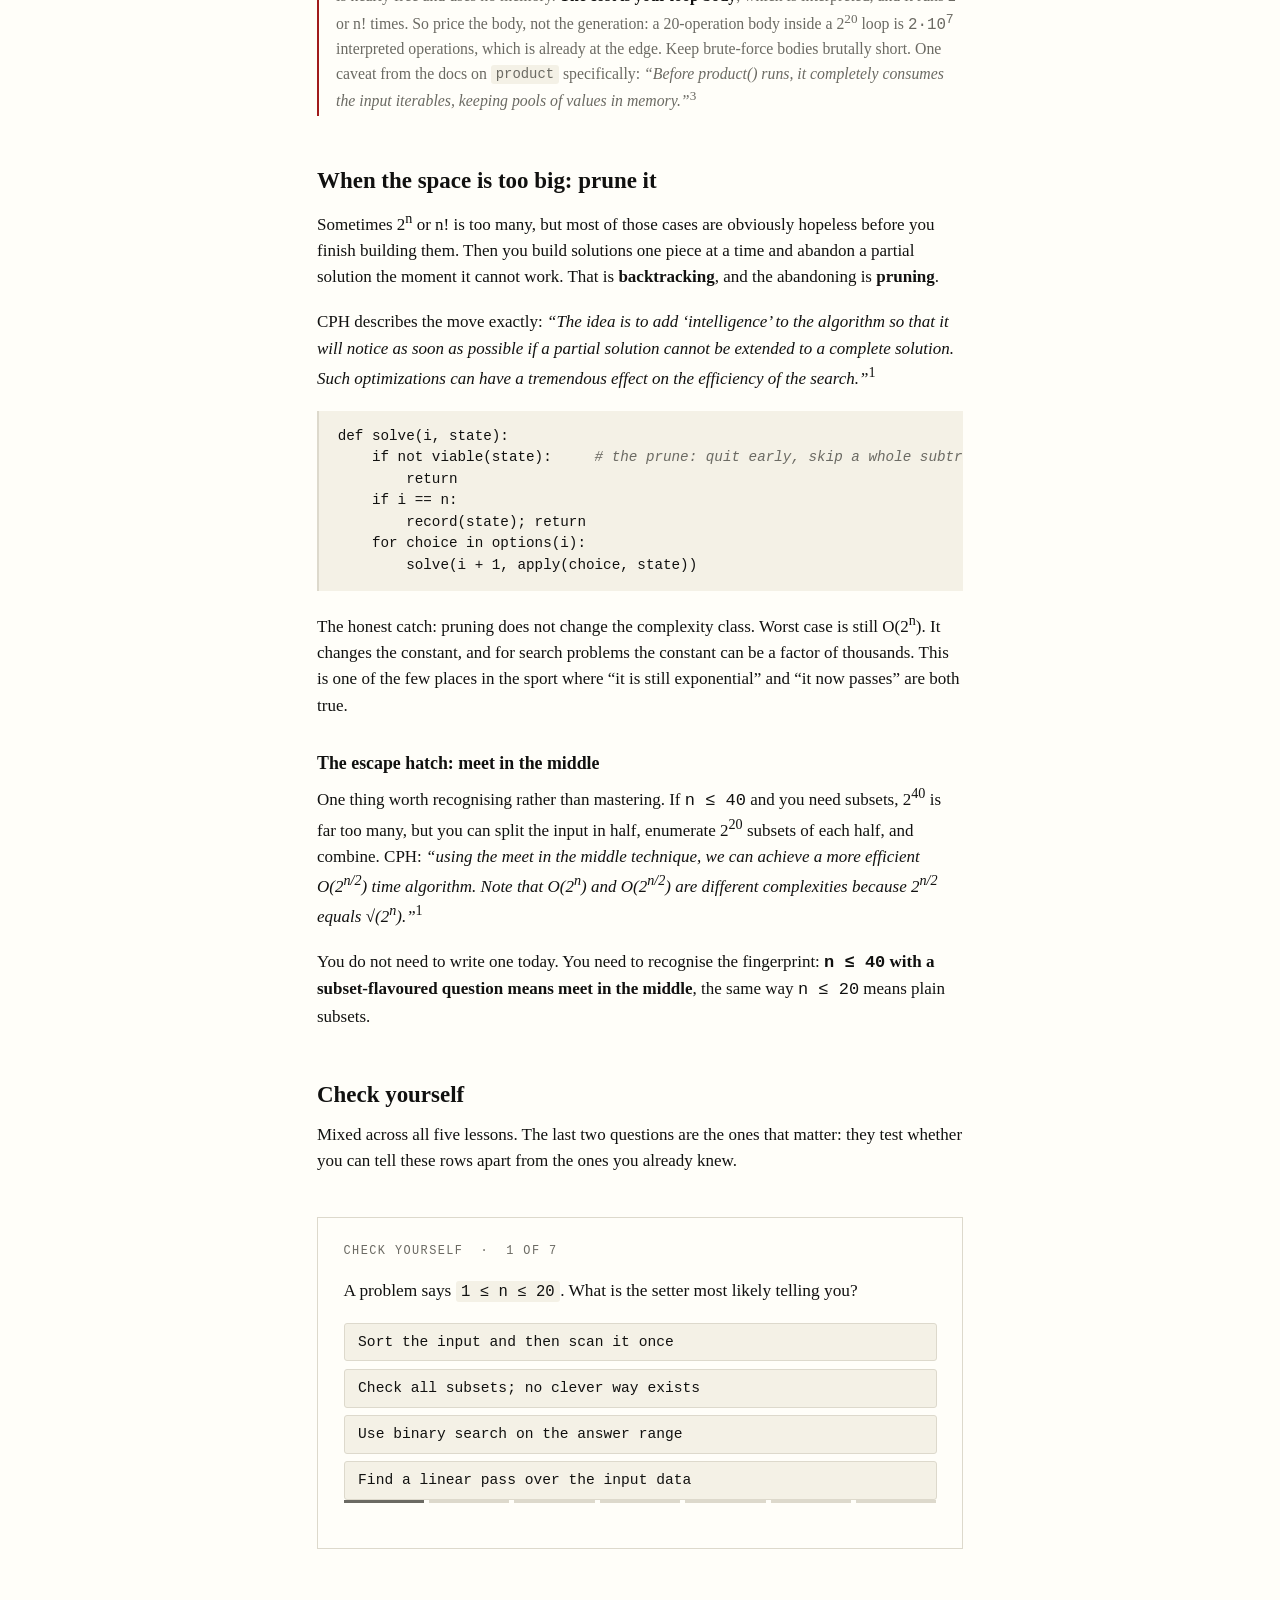
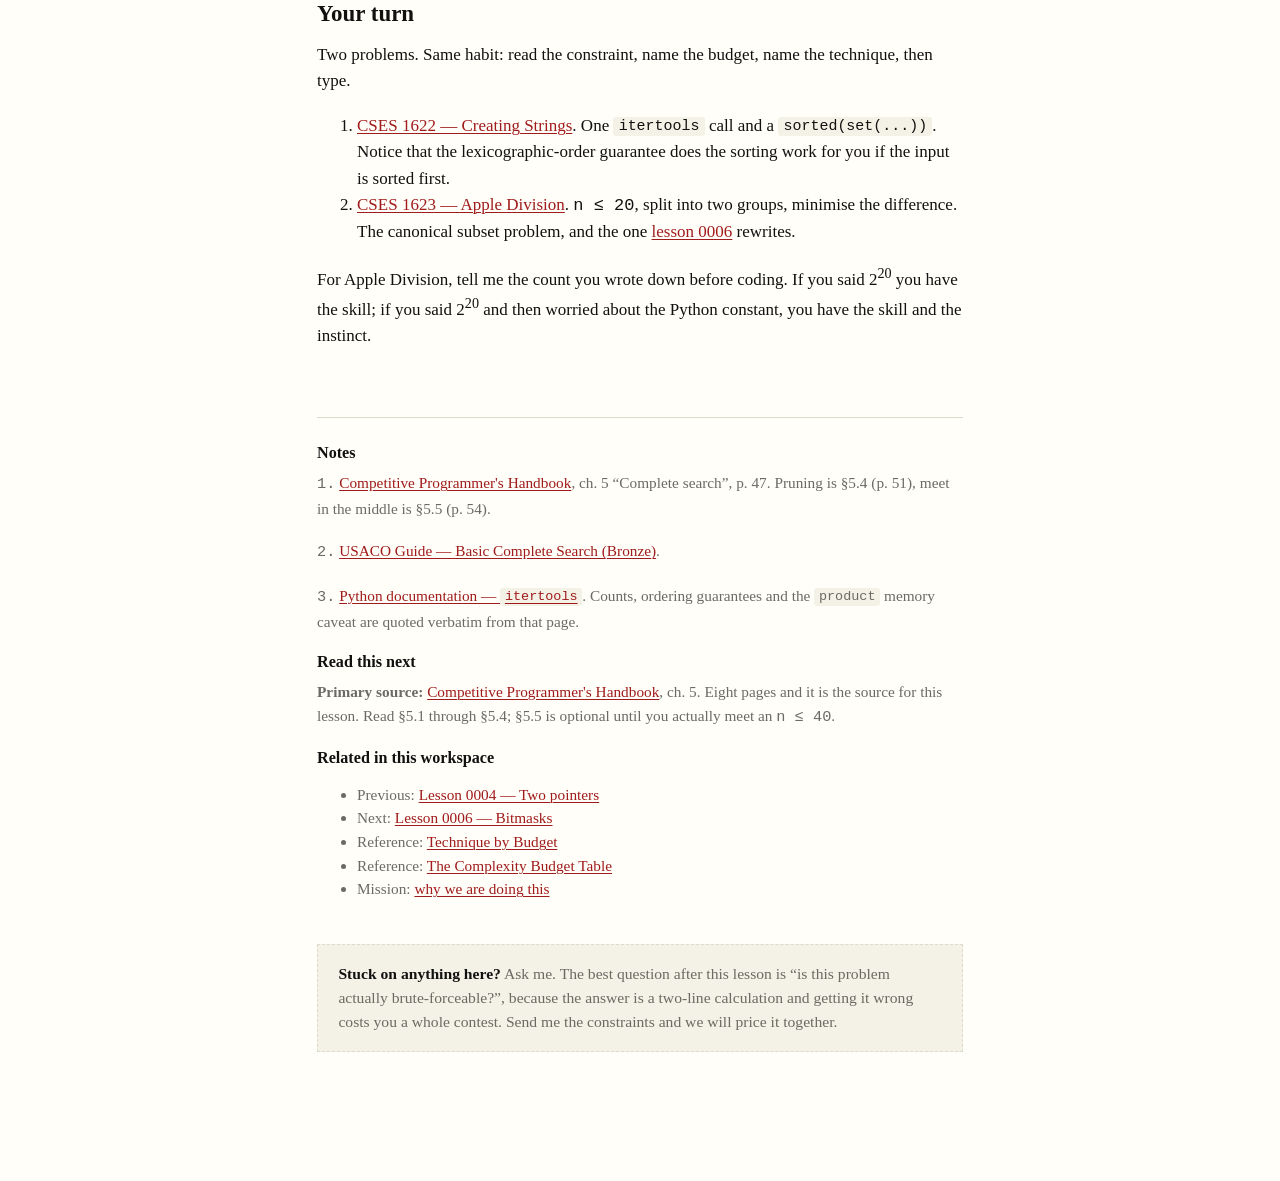
<file: lessons/0005-complete-search.html>
<!DOCTYPE html>
<html lang="en">
<head>
<meta charset="utf-8">
<meta name="viewport" content="width=device-width, initial-scale=1">
<title>Lesson 0005 · Complete search</title>
<link rel="icon" href="../assets/favicon.svg">
<link rel="stylesheet" href="../assets/lesson.css">
<link rel="stylesheet" href="../assets/quiz.css">
</head>
<body>

<p class="eyebrow"><a href="../index.html">Course</a> · Lesson 0005</p>
<h1>Complete search</h1>
<p class="subtitle">The two rows at the top of your budget table have never been used. They are the ones that say a tiny <em>n</em> is permission to stop thinking.</p>

<h2>The rows you have been skipping</h2>

<p>Open the <a href="../reference/complexity-budget.html">budget table</a> and look at the top:</p>

<div class="table-scroll">
<table>
  <thead><tr><th class="num">If n is up to…</th><th>You can afford</th><th>Which usually means</th></tr></thead>
  <tbody>
    <tr><td class="num">10</td><td class="num">O(n!), O(n<sup>7</sup>)</td><td>Try every permutation. Brute force everything.</td></tr>
    <tr><td class="num">20</td><td class="num">O(2<sup>n</sup>·n), O(n<sup>5</sup>)</td><td>Try every subset. Bitmask DP.</td></tr>
  </tbody>
</table>
</div>

<p>Every instinct the last four lessons gave you says these are typos. O(n!) is the worst complexity class in the table. You spent lesson 0004 collapsing an O(n²) solution into O(n) and now the table is offering you <em>factorial</em>.</p>

<p>It is not a typo. It is the single most reliable signal in competitive programming, and it runs backwards from everything else you know.</p>

<h2>The costing skill: where the cliff is</h2>

<p>Before the technique, price it. Same habit as always: substitute the largest <span class="mono">n</span> and read off a number.</p>

<div class="table-scroll">
<table>
  <thead><tr><th class="num">n</th><th class="num">2<sup>n</sup></th><th class="num">n!</th><th>Verdict at 10<sup>8</sup>/sec</th></tr></thead>
  <tbody>
    <tr><td class="num">10</td><td class="num">1,024</td><td class="num">3.6·10<sup>6</sup></td><td>Both instant.</td></tr>
    <tr><td class="num">13</td><td class="num">8,192</td><td class="num">6.2·10<sup>9</sup></td><td>n! is dead. 2<sup>n</sup> is nothing.</td></tr>
    <tr><td class="num">20</td><td class="num">10<sup>6</sup></td><td class="num">2.4·10<sup>18</sup></td><td>2<sup>n</sup> is comfortable.</td></tr>
    <tr><td class="num">25</td><td class="num">3.4·10<sup>7</sup></td><td class="num">—</td><td>2<sup>n</sup> borderline. In Python, dead.</td></tr>
    <tr><td class="num">30</td><td class="num">10<sup>9</sup></td><td class="num">—</td><td><strong>2<sup>n</sup> is dead too.</strong></td></tr>
  </tbody>
</table>
</div>

<p>Two cliffs, and they are worth memorising because they are sharp:</p>

<div class="keystone">
  <span class="big">n! dies at 13. &nbsp; 2<sup>n</sup> dies at 25.</span>
  <span class="cap">Below the cliff, brute force is free. Above it, no amount of cleverness in the loop body saves you.</span>
</div>

<p>Notice how much sharper these are than anything in lesson 0001. Going from <span class="mono">n = 200</span> to <span class="mono">n = 400</span> made an O(n²) solution 4× slower. Going from <span class="mono">n = 20</span> to <span class="mono">n = 21</span> makes a O(2<sup>n</sup>) solution <em>twice</em> as slow. One extra element doubles your entire runtime. That is what exponential means, and it is why the constraint is always tiny and always explicit.</p>

<h2>The signal, and why it runs backwards</h2>

<p>Lesson 0001 taught you that a large <span class="mono">n</span> forbids expensive solutions. The corollary is the thing nobody tells beginners:</p>

<p class="note">
<strong>A tiny <span class="mono">n</span> forbids <em>cheap</em> ones.</strong> If the setter had a clever O(n log n) solution in mind, why would they cap <span class="mono">n</span> at 20? They would not. A constraint of <span class="mono">n ≤ 20</span> is the setter telling you that no clever solution exists, or that finding one is harder than checking all 1,048,576 cases. Stop looking.
</p>

<p>This is the fingerprint. When you see <span class="mono">n ≤ 20</span>, <span class="mono">n ≤ 24</span>, or <span class="mono">n ≤ 10</span>, you have not been given a hard problem. You have been given permission to be stupid, quickly.</p>

<p>The <em>Competitive Programmer's Handbook</em> puts the trade honestly: <em>“Complete search is a good technique if there is enough time to go through all the solutions, because the search is usually easy to implement and it always gives the correct answer.”</em><sup>1</sup> Easy to implement and always correct. Under contest pressure those are worth more than elegance.</p>

<h2>The technique: three shapes</h2>

<p>USACO Guide names the whole family in one sentence: <em>“In many problems (especially in Bronze) it suffices to check all possible cases in the solution space, whether it be all elements, all pairs of elements, or all subsets, or all permutations. Unsurprisingly, this is called complete search (or brute force), because it completely searches the entire solution space.”</em><sup>2</sup></p>

<p>In Python you almost never write the generation yourself. <code>itertools</code> does all three in C.<sup>3</sup></p>

<h3>All subsets: 2<sup>n</sup></h3>

<p>“Choose any group of these items.” The classic: split <span class="mono">n</span> items into two piles as evenly as possible.</p>

<pre><code>from itertools import combinations

best = 10**18
for k in range(n + 1):                 <span class="cmt"># every possible pile size</span>
    for group in combinations(a, k):   <span class="cmt"># every pile of that size</span>
        best = min(best, abs(sum(a) - 2 * sum(group)))</code></pre>

<p>Summed over every <span class="mono">k</span>, that is <span class="mono">2<sup>n</sup></span> groups in total. <a href="0006-bitmasks.html">Lesson 0006</a> shows the faster way to write the same loop.</p>

<h3>All permutations: n!</h3>

<p>“Put these in the best order.” Travelling salesman on 10 cities, arranging letters, assigning jobs.</p>

<pre><code>from itertools import permutations

for p in permutations(a):              <span class="cmt"># n! orderings, lexicographic</span>
    ...</code></pre>

<p>The docs are precise about the count: <em>“given by <code>math.perm()</code> which computes <code>n! / (n - r)!</code>”</em>, and about the order: <em>“The permutation tuples are emitted in lexicographic order according to the order of the input iterable.”</em><sup>3</sup> That second fact is free correctness: sort your input and the output is already sorted, which is usually exactly what the problem wants printed.</p>

<h3>All assignments: k<sup>n</sup></h3>

<p>“Give each of <span class="mono">n</span> items one of <span class="mono">k</span> labels.”</p>

<pre><code>from itertools import product

for assign in product(range(k), repeat=n):    <span class="cmt"># k^n tuples</span>
    ...</code></pre>

<p class="note">
<strong>Where the Python tax lands here.</strong> <code>itertools</code> generates in C and lazily, so producing the cases is nearly free and uses no memory. <strong>The cost is your loop body</strong>, which is interpreted, and it runs 2<sup>n</sup> or n! times. So price the body, not the generation: a 20-operation body inside a 2<sup>20</sup> loop is <span class="mono">2·10<sup>7</sup></span> interpreted operations, which is already at the edge. Keep brute-force bodies brutally short. One caveat from the docs on <code>product</code> specifically: <em>“Before product() runs, it completely consumes the input iterables, keeping pools of values in memory.”</em><sup>3</sup>
</p>

<h2>When the space is too big: prune it</h2>

<p>Sometimes 2<sup>n</sup> or n! is too many, but most of those cases are obviously hopeless before you finish building them. Then you build solutions one piece at a time and abandon a partial solution the moment it cannot work. That is <strong>backtracking</strong>, and the abandoning is <strong>pruning</strong>.</p>

<p>CPH describes the move exactly: <em>“The idea is to add ‘intelligence’ to the algorithm so that it will notice as soon as possible if a partial solution cannot be extended to a complete solution. Such optimizations can have a tremendous effect on the efficiency of the search.”</em><sup>1</sup></p>

<pre><code>def solve(i, state):
    if not viable(state):     <span class="cmt"># the prune: quit early, skip a whole subtree</span>
        return
    if i == n:
        record(state); return
    for choice in options(i):
        solve(i + 1, apply(choice, state))</code></pre>

<p>The honest catch: pruning does not change the complexity class. Worst case is still O(2<sup>n</sup>). It changes the constant, and for search problems the constant can be a factor of thousands. This is one of the few places in the sport where “it is still exponential” and “it now passes” are both true.</p>

<h3>The escape hatch: meet in the middle</h3>

<p>One thing worth recognising rather than mastering. If <span class="mono">n ≤ 40</span> and you need subsets, 2<sup>40</sup> is far too many, but you can split the input in half, enumerate 2<sup>20</sup> subsets of each half, and combine. CPH: <em>“using the meet in the middle technique, we can achieve a more efficient O(2<sup>n/2</sup>) time algorithm. Note that O(2<sup>n</sup>) and O(2<sup>n/2</sup>) are different complexities because 2<sup>n/2</sup> equals √(2<sup>n</sup>).”</em><sup>1</sup></p>

<p>You do not need to write one today. You need to recognise the fingerprint: <strong><span class="mono">n ≤ 40</span> with a subset-flavoured question means meet in the middle</strong>, the same way <span class="mono">n ≤ 20</span> means plain subsets.</p>

<h2>Check yourself</h2>

<p>Mixed across all five lessons. The last two questions are the ones that matter: they test whether you can tell these rows apart from the ones you already knew.</p>

<div class="quiz" data-quiz='[
  {
    "q": "A problem says <code>1 ≤ n ≤ 20</code>. What is the setter most likely telling you?",
    "opts": [
      "Check all subsets; no clever way exists",
      "Sort the input and then scan it once",
      "Use binary search on the answer range",
      "Find a linear pass over the input data"
    ],
    "a": 0,
    "why": "2<sup>20</sup> is about 10<sup>6</sup>, comfortably inside budget. A cap that tiny is deliberate: if an O(n log n) solution existed, the setter would have allowed n = 200000 to force you to find it. Tiny n is permission to brute force."
  },
  {
    "q": "Roughly where does an O(n!) solution stop fitting inside the time budget?",
    "opts": [
      "At about n equals thirteen or so",
      "At about n equals thirty or so",
      "At about n equals one hundred",
      "At about n equals two thousand"
    ],
    "a": 0,
    "why": "12! is 4.8·10<sup>8</sup> and 13! is 6.2·10<sup>9</sup>, so the cliff sits right there. This is why permutation problems always cap n around 10: the setter is keeping you just under the edge."
  },
  {
    "q": "Your O(2<sup>n</sup>) solution runs in time at <code>n = 20</code>. What happens at <code>n = 21</code>?",
    "opts": [
      "It takes about twice as long",
      "It takes about ten times longer",
      "It takes about one percent longer",
      "It takes about the same time again"
    ],
    "a": 0,
    "why": "Each extra element doubles the number of subsets. That is what makes exponential different in kind from polynomial: at O(n²), going 20 → 21 costs about 10% more; at O(2<sup>n</sup>) it costs 100% more. One element."
  },
  {
    "q": "In Python, what actually costs you inside <code>for p in permutations(a):</code>?",
    "opts": [
      "The body of the loop, run n! times",
      "The generating step, run n! times",
      "The memory held by all n! tuples",
      "The sorting done before it starts"
    ],
    "a": 0,
    "why": "<code>itertools</code> generates in C and lazily, so generation is cheap and holds no memory. Every line of your interpreted loop body, though, runs n! times. Keep brute-force bodies brutally short."
  },
  {
    "q": "Does pruning a backtracking search change its time complexity?",
    "opts": [
      "No, it changes only the constant",
      "Yes, it makes the search linear",
      "Yes, it removes a factor of n",
      "No, and it never helps at all"
    ],
    "a": 0,
    "why": "The worst case is still O(2<sup>n</sup>): pruning cannot rule out an input where nothing gets pruned. But the constant can improve by a factor of thousands. This is a rare case where “still exponential” and “now passes” are both true."
  },
  {
    "q": "Constraints say <code>n ≤ 40</code> and the question is about subsets. What is the fingerprint?",
    "opts": [
      "Meet in the middle, splitting n in half",
      "Plain subset enumeration over all items",
      "Sorting followed by a two pointer scan",
      "Binary searching over the answer range"
    ],
    "a": 0,
    "why": "2<sup>40</sup> is 10<sup>12</sup>, far too many. Splitting into halves gives 2·2<sup>20</sup>, about 10<sup>6</sup>. Since 2<sup>n/2</sup> = √(2<sup>n</sup>), the halving of the exponent is a square root of the work."
  },
  {
    "q": "From lesson 0001: constraints say <code>n ≤ 200000</code>. What does that rule out?",
    "opts": [
      "Any double loop over all the pairs",
      "Any use of sorting on the input data",
      "Any single linear pass over inputs",
      "Any use of a set for the lookups"
    ],
    "a": 0,
    "why": "n² = 4·10<sup>10</sup>, about 400× over budget. Worth re-testing now because this lesson inverts the rule: large n forbids expensive solutions, tiny n forbids cheap ones. Both directions are signals, and confusing them is expensive."
  }
]'></div>

<h2>Your turn</h2>

<p>Two problems. Same habit: read the constraint, name the budget, name the technique, then type.</p>

<ol>
  <li><a href="https://cses.fi/problemset/task/1622">CSES 1622 &mdash; Creating Strings</a>. One <code>itertools</code> call and a <code>sorted(set(...))</code>. Notice that the lexicographic-order guarantee does the sorting work for you if the input is sorted first.</li>
  <li><a href="https://cses.fi/problemset/task/1623">CSES 1623 &mdash; Apple Division</a>. <span class="mono">n ≤ 20</span>, split into two groups, minimise the difference. The canonical subset problem, and the one <a href="0006-bitmasks.html">lesson 0006</a> rewrites.</li>
</ol>

<p>For Apple Division, tell me the count you wrote down before coding. If you said 2<sup>20</sup> you have the skill; if you said 2<sup>20</sup> and then worried about the Python constant, you have the skill and the instinct.</p>

<div class="footer">
  <h3>Notes</h3>
  <p><span class="mono">1.</span> <a href="https://cses.fi/book/book.pdf">Competitive Programmer's Handbook</a>, ch. 5 “Complete search”, p. 47. Pruning is §5.4 (p. 51), meet in the middle is §5.5 (p. 54).</p>
  <p><span class="mono">2.</span> <a href="https://usaco.guide/bronze/intro-complete">USACO Guide &mdash; Basic Complete Search (Bronze)</a>.</p>
  <p><span class="mono">3.</span> <a href="https://docs.python.org/3/library/itertools.html">Python documentation &mdash; <code>itertools</code></a>. Counts, ordering guarantees and the <code>product</code> memory caveat are quoted verbatim from that page.</p>

  <h3>Read this next</h3>
  <p><strong>Primary source:</strong> <a href="https://cses.fi/book/book.pdf">Competitive Programmer's Handbook</a>, ch. 5. Eight pages and it is the source for this lesson. Read §5.1 through §5.4; §5.5 is optional until you actually meet an <span class="mono">n ≤ 40</span>.</p>

  <h3>Related in this workspace</h3>
  <ul>
    <li>Previous: <a href="0004-two-pointers.html">Lesson 0004 &mdash; Two pointers</a></li>
    <li>Next: <a href="0006-bitmasks.html">Lesson 0006 &mdash; Bitmasks</a></li>
    <li>Reference: <a href="../reference/technique-by-budget.html">Technique by Budget</a></li>
    <li>Reference: <a href="../reference/complexity-budget.html">The Complexity Budget Table</a></li>
    <li>Mission: <a href="../MISSION.md">why we are doing this</a></li>
  </ul>

  <div class="ask">
    <strong>Stuck on anything here?</strong> Ask me. The best question after this lesson is “is this problem actually brute-forceable?”, because the answer is a two-line calculation and getting it wrong costs you a whole contest. Send me the constraints and we will price it together.
  </div>
</div>

<script src="../assets/quiz.js"></script>
</body>
</html>
</file>
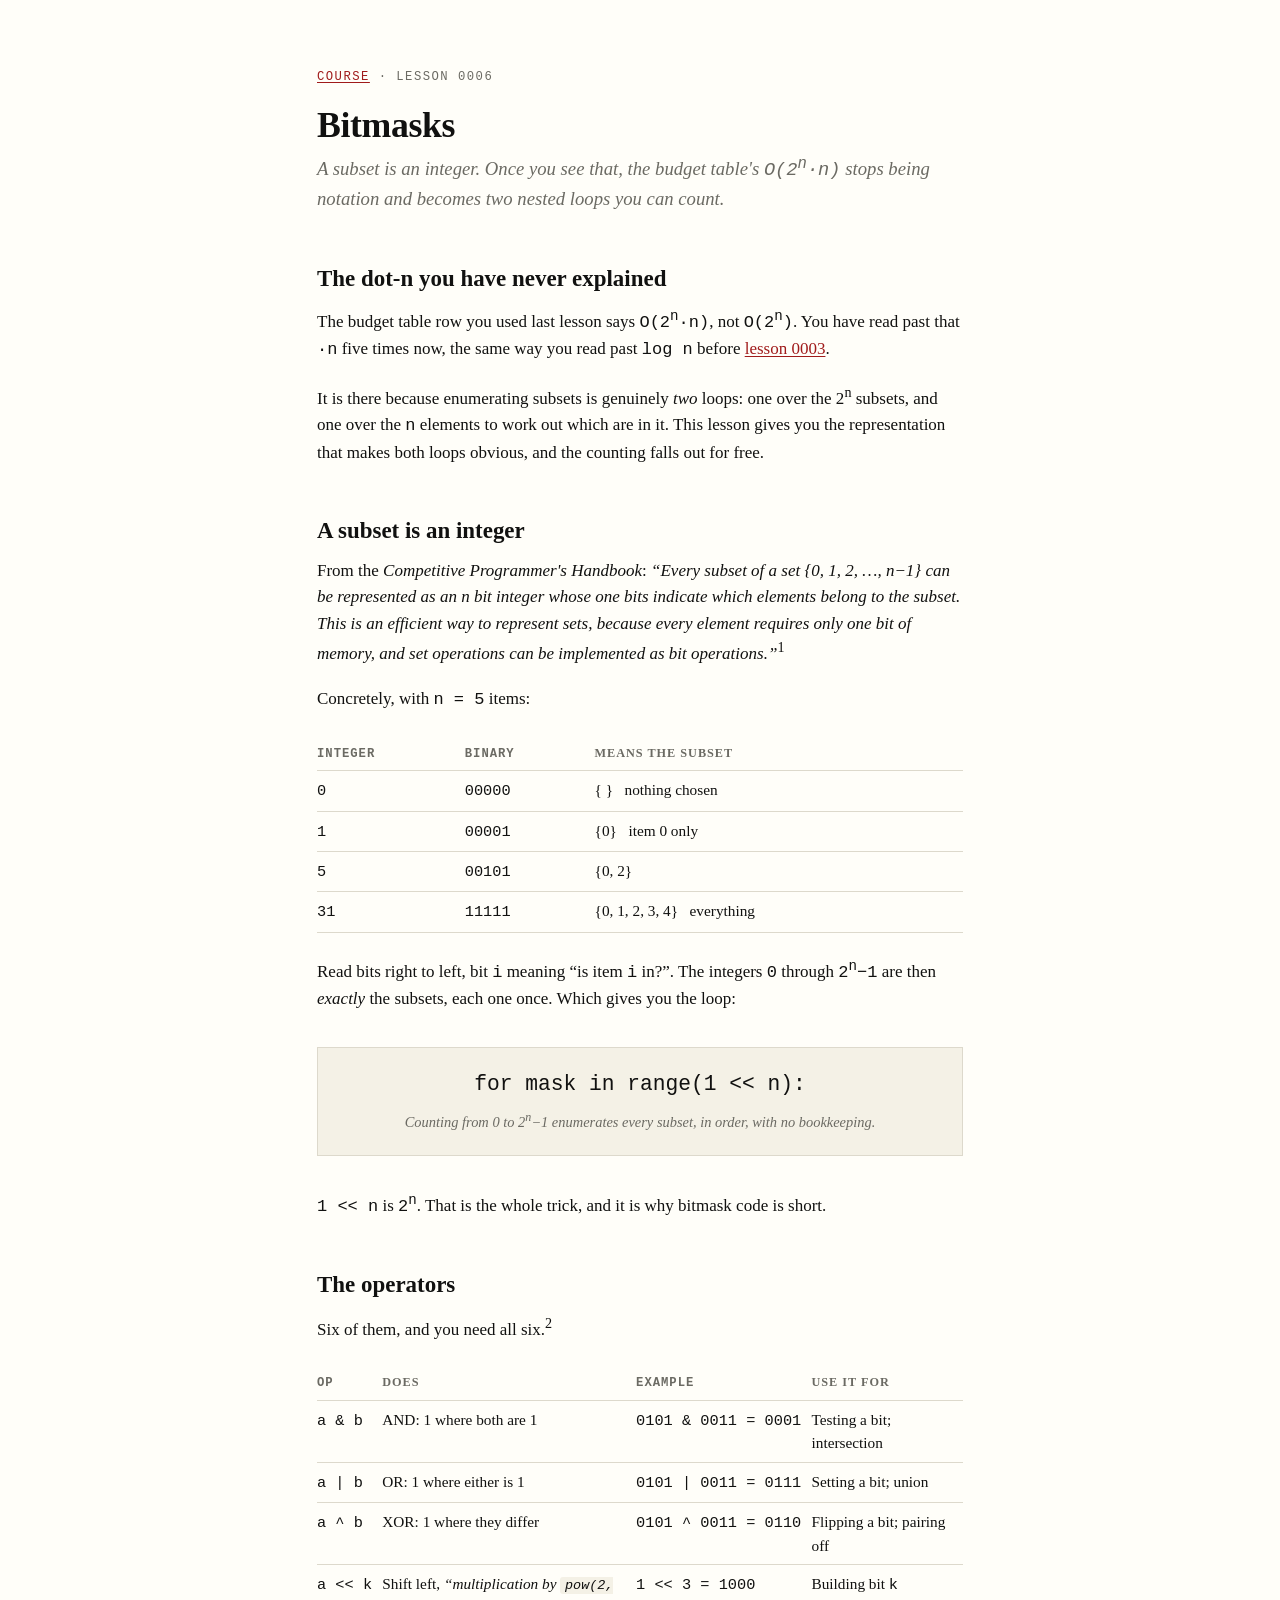
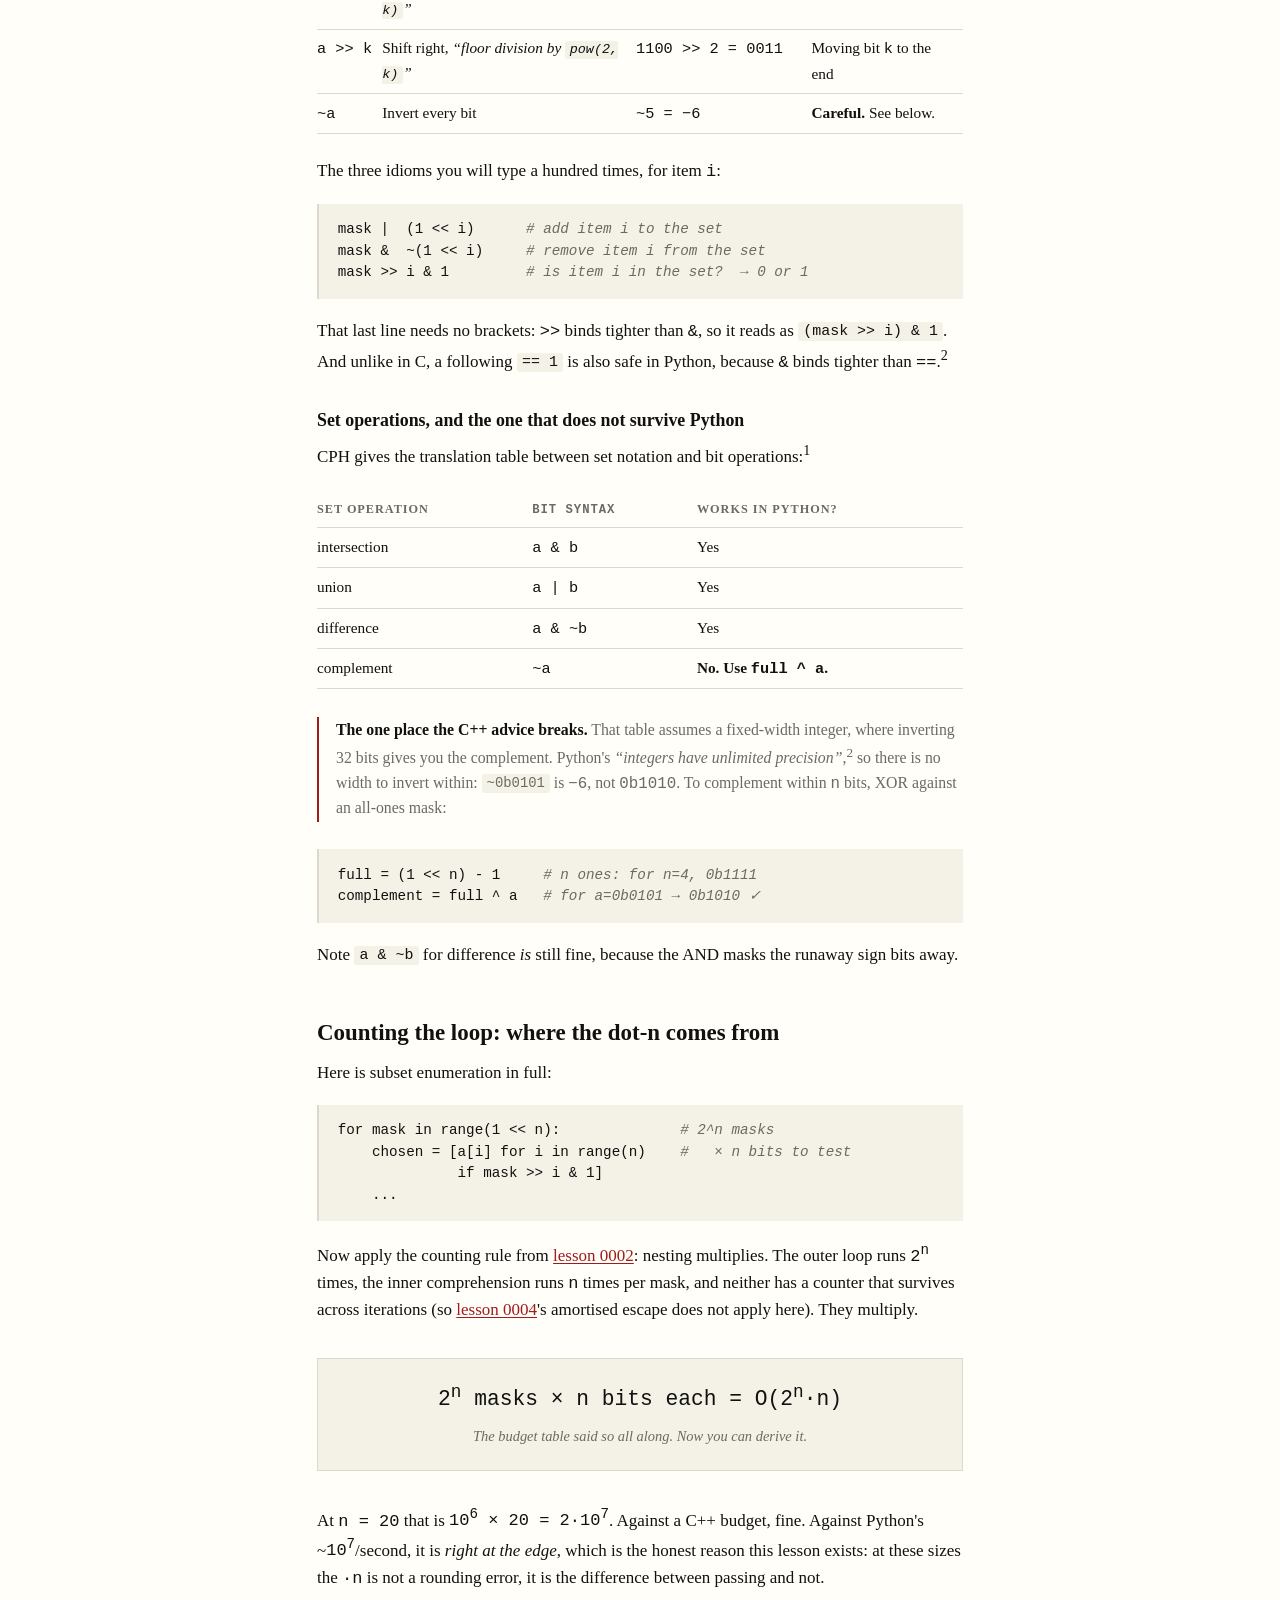
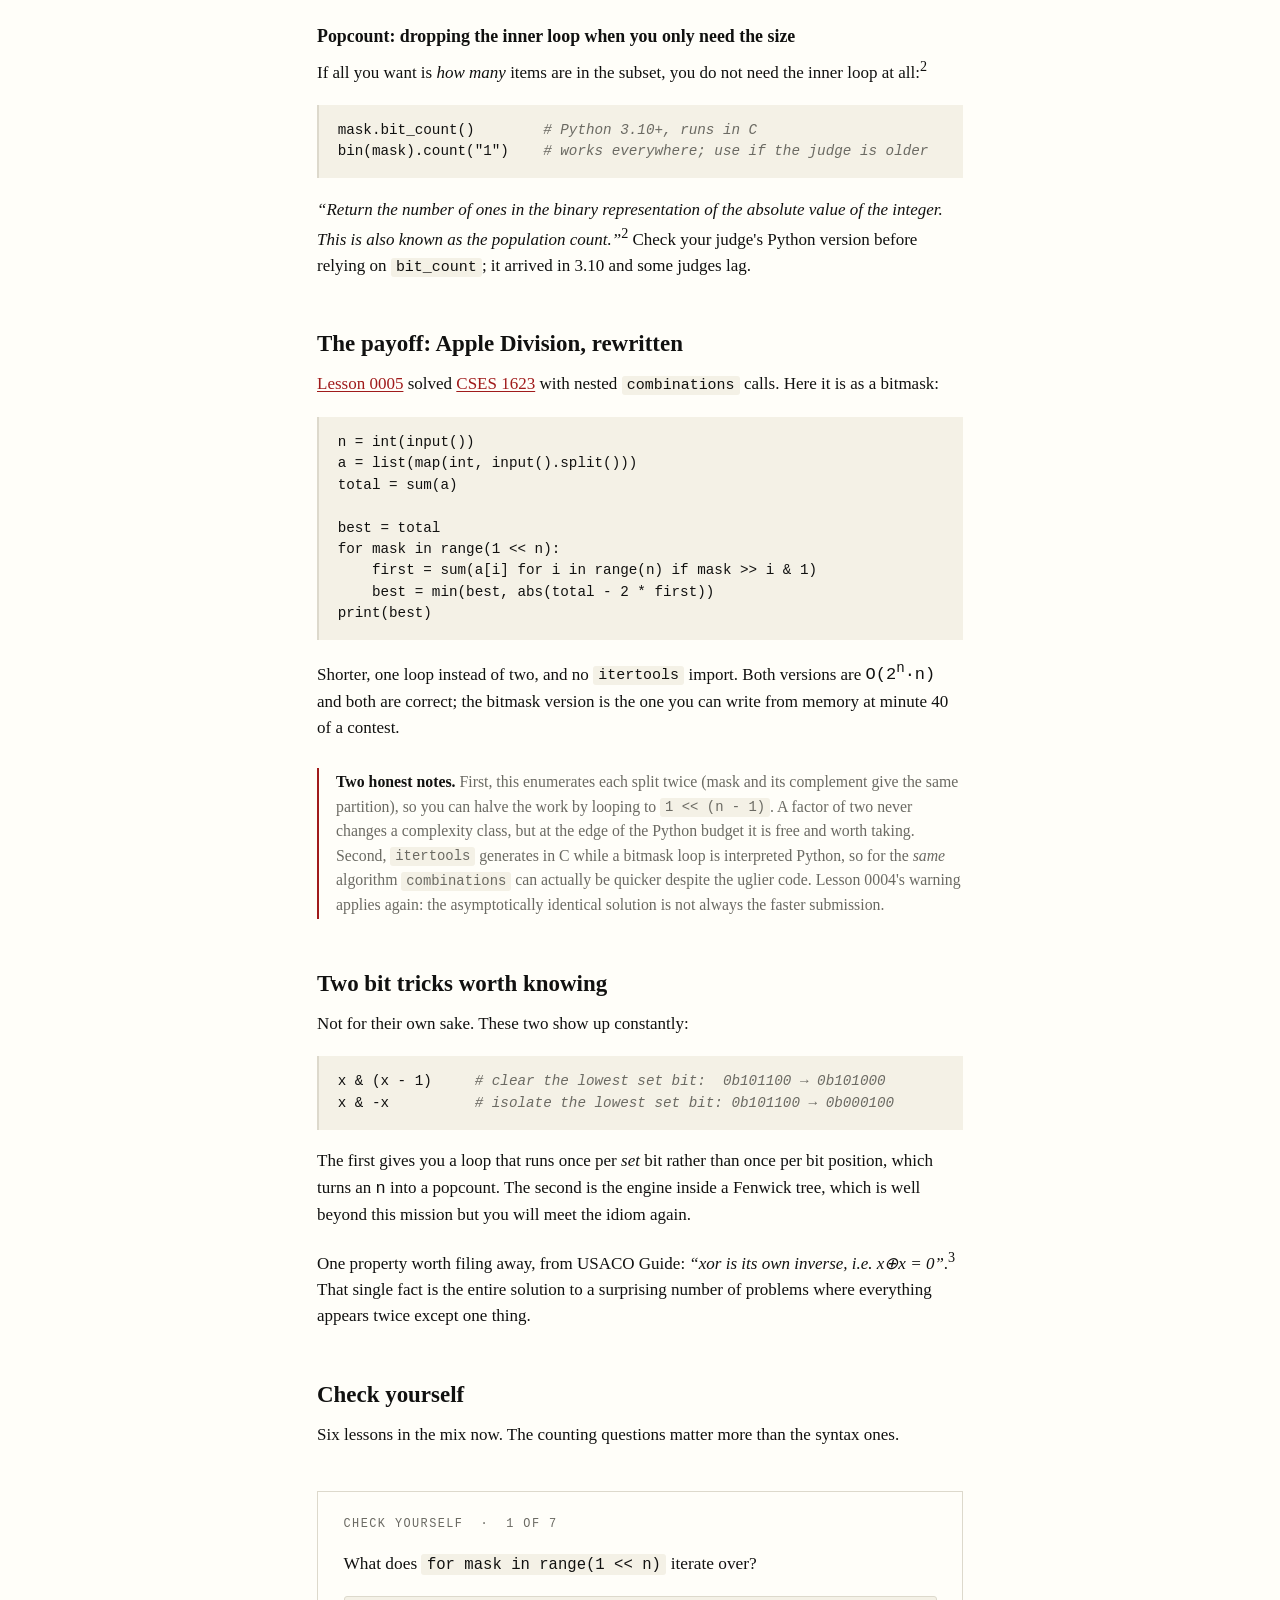
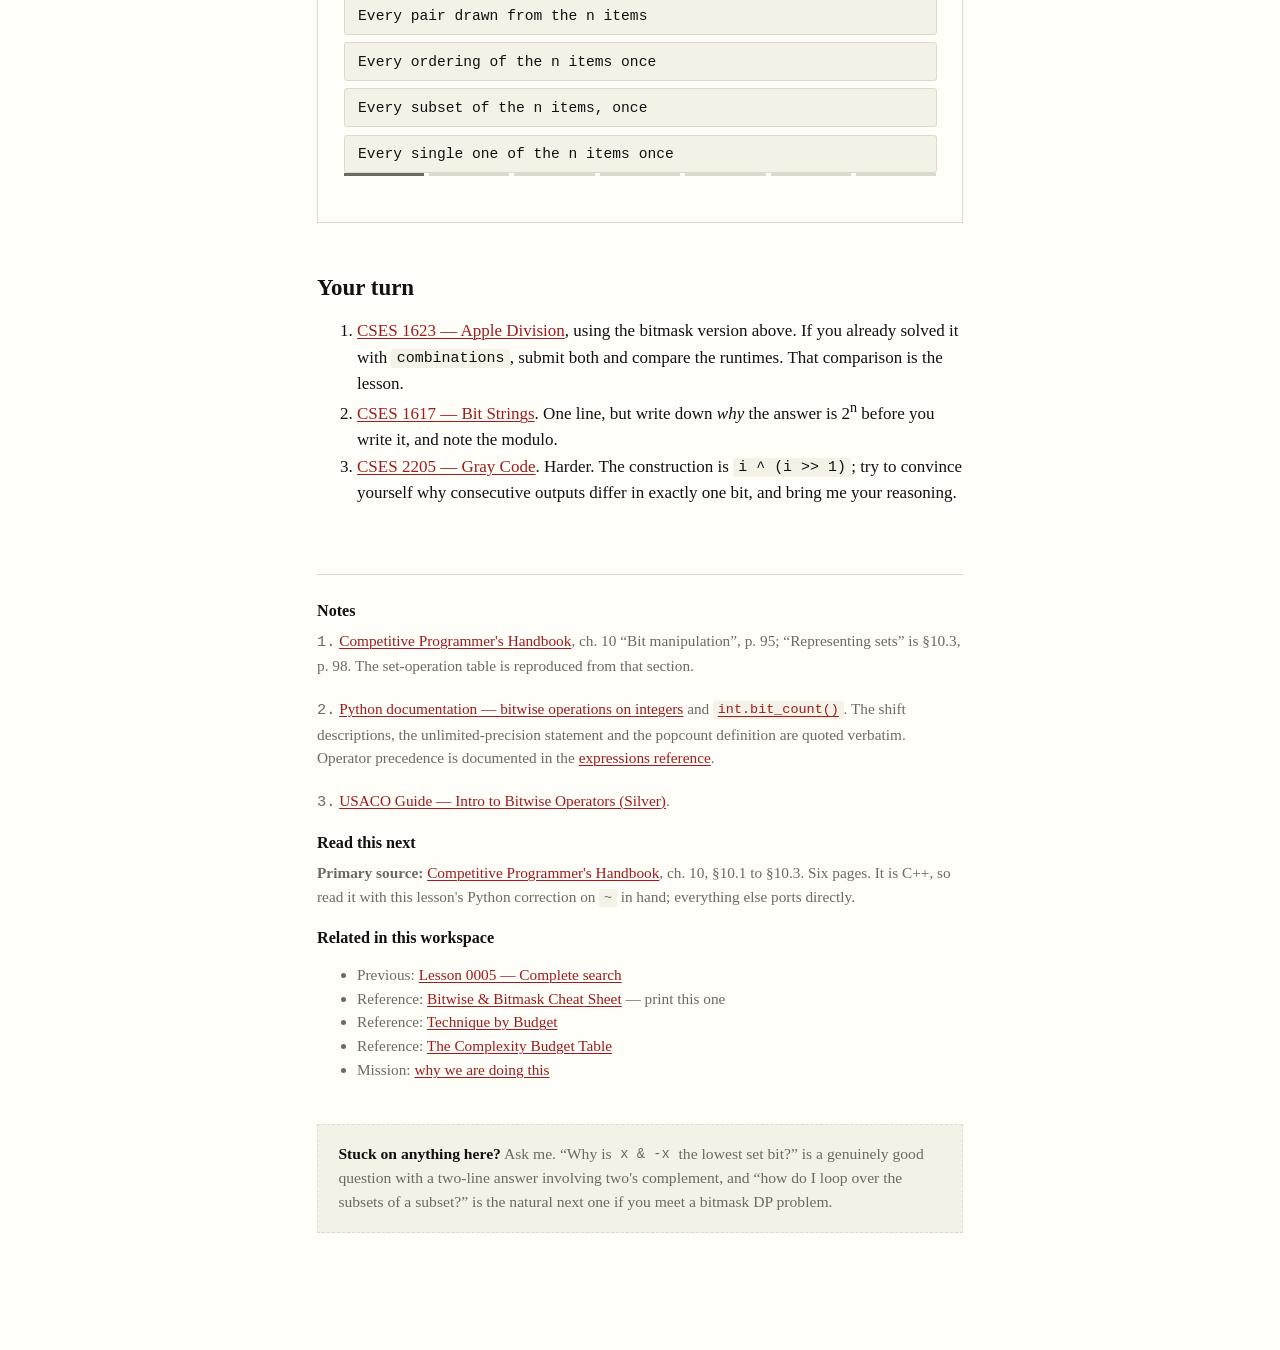
<file: lessons/0006-bitmasks.html>
<!DOCTYPE html>
<html lang="en">
<head>
<meta charset="utf-8">
<meta name="viewport" content="width=device-width, initial-scale=1">
<title>Lesson 0006 · Bitmasks</title>
<link rel="icon" href="../assets/favicon.svg">
<link rel="stylesheet" href="../assets/lesson.css">
<link rel="stylesheet" href="../assets/quiz.css">
</head>
<body>

<p class="eyebrow"><a href="../index.html">Course</a> · Lesson 0006</p>
<h1>Bitmasks</h1>
<p class="subtitle">A subset is an integer. Once you see that, the budget table's <span class="mono">O(2<sup>n</sup>·n)</span> stops being notation and becomes two nested loops you can count.</p>

<h2>The dot-n you have never explained</h2>

<p>The budget table row you used last lesson says <span class="mono">O(2<sup>n</sup>·n)</span>, not <span class="mono">O(2<sup>n</sup>)</span>. You have read past that <span class="mono">·n</span> five times now, the same way you read past <span class="mono">log n</span> before <a href="0003-where-log-n-comes-from.html">lesson 0003</a>.</p>

<p>It is there because enumerating subsets is genuinely <em>two</em> loops: one over the 2<sup>n</sup> subsets, and one over the <span class="mono">n</span> elements to work out which are in it. This lesson gives you the representation that makes both loops obvious, and the counting falls out for free.</p>

<h2>A subset is an integer</h2>

<p>From the <em>Competitive Programmer's Handbook</em>: <em>“Every subset of a set {0, 1, 2, …, n−1} can be represented as an n bit integer whose one bits indicate which elements belong to the subset. This is an efficient way to represent sets, because every element requires only one bit of memory, and set operations can be implemented as bit operations.”</em><sup>1</sup></p>

<p>Concretely, with <span class="mono">n = 5</span> items:</p>

<div class="table-scroll">
<table>
  <thead><tr><th class="num">Integer</th><th class="num">Binary</th><th>Means the subset</th></tr></thead>
  <tbody>
    <tr><td class="num">0</td><td class="num">00000</td><td>{ } &nbsp; nothing chosen</td></tr>
    <tr><td class="num">1</td><td class="num">00001</td><td>{0} &nbsp; item 0 only</td></tr>
    <tr><td class="num">5</td><td class="num">00101</td><td>{0, 2}</td></tr>
    <tr><td class="num">31</td><td class="num">11111</td><td>{0, 1, 2, 3, 4} &nbsp; everything</td></tr>
  </tbody>
</table>
</div>

<p>Read bits right to left, bit <span class="mono">i</span> meaning “is item <span class="mono">i</span> in?”. The integers <span class="mono">0</span> through <span class="mono">2<sup>n</sup>−1</span> are then <em>exactly</em> the subsets, each one once. Which gives you the loop:</p>

<div class="keystone">
  <span class="big">for mask in range(1 &lt;&lt; n):</span>
  <span class="cap">Counting from 0 to 2<sup>n</sup>−1 enumerates every subset, in order, with no bookkeeping.</span>
</div>

<p><span class="mono">1 &lt;&lt; n</span> is <span class="mono">2<sup>n</sup></span>. That is the whole trick, and it is why bitmask code is short.</p>

<h2>The operators</h2>

<p>Six of them, and you need all six.<sup>2</sup></p>

<div class="table-scroll">
<table>
  <thead><tr><th class="num">Op</th><th>Does</th><th class="num">Example</th><th>Use it for</th></tr></thead>
  <tbody>
    <tr><td class="num">a &amp; b</td><td>AND: 1 where both are 1</td><td class="num">0101 &amp; 0011 = 0001</td><td>Testing a bit; intersection</td></tr>
    <tr><td class="num">a | b</td><td>OR: 1 where either is 1</td><td class="num">0101 | 0011 = 0111</td><td>Setting a bit; union</td></tr>
    <tr><td class="num">a ^ b</td><td>XOR: 1 where they differ</td><td class="num">0101 ^ 0011 = 0110</td><td>Flipping a bit; pairing off</td></tr>
    <tr><td class="num">a &lt;&lt; k</td><td>Shift left, <em>“multiplication by <code>pow(2, k)</code>”</em></td><td class="num">1 &lt;&lt; 3 = 1000</td><td>Building bit <span class="mono">k</span></td></tr>
    <tr><td class="num">a &gt;&gt; k</td><td>Shift right, <em>“floor division by <code>pow(2, k)</code>”</em></td><td class="num">1100 &gt;&gt; 2 = 0011</td><td>Moving bit <span class="mono">k</span> to the end</td></tr>
    <tr><td class="num">~a</td><td>Invert every bit</td><td class="num">~5 = −6</td><td><strong>Careful.</strong> See below.</td></tr>
  </tbody>
</table>
</div>

<p>The three idioms you will type a hundred times, for item <span class="mono">i</span>:</p>

<pre><code>mask |  (1 &lt;&lt; i)      <span class="cmt"># add item i to the set</span>
mask &amp;  ~(1 &lt;&lt; i)     <span class="cmt"># remove item i from the set</span>
mask &gt;&gt; i &amp; 1         <span class="cmt"># is item i in the set?  → 0 or 1</span></code></pre>

<p>That last line needs no brackets: <span class="mono">&gt;&gt;</span> binds tighter than <span class="mono">&amp;</span>, so it reads as <code>(mask &gt;&gt; i) &amp; 1</code>. And unlike in C, a following <code>== 1</code> is also safe in Python, because <span class="mono">&amp;</span> binds tighter than <span class="mono">==</span>.<sup>2</sup></p>

<h3>Set operations, and the one that does not survive Python</h3>

<p>CPH gives the translation table between set notation and bit operations:<sup>1</sup></p>

<div class="table-scroll">
<table>
  <thead><tr><th>Set operation</th><th class="num">Bit syntax</th><th>Works in Python?</th></tr></thead>
  <tbody>
    <tr><td>intersection</td><td class="num">a &amp; b</td><td>Yes</td></tr>
    <tr><td>union</td><td class="num">a | b</td><td>Yes</td></tr>
    <tr><td>difference</td><td class="num">a &amp; ~b</td><td>Yes</td></tr>
    <tr><td>complement</td><td class="num">~a</td><td><strong>No. Use <span class="mono">full ^ a</span>.</strong></td></tr>
  </tbody>
</table>
</div>

<p class="note">
<strong>The one place the C++ advice breaks.</strong> That table assumes a fixed-width integer, where inverting 32 bits gives you the complement. Python's <em>“integers have unlimited precision”</em>,<sup>2</sup> so there is no width to invert within: <code>~0b0101</code> is <span class="mono">−6</span>, not <span class="mono">0b1010</span>. To complement within <span class="mono">n</span> bits, XOR against an all-ones mask:
<pre><code>full = (1 &lt;&lt; n) - 1     <span class="cmt"># n ones: for n=4, 0b1111</span>
complement = full ^ a   <span class="cmt"># for a=0b0101 → 0b1010 ✓</span></code></pre>
Note <code>a &amp; ~b</code> for difference <em>is</em> still fine, because the AND masks the runaway sign bits away.
</p>

<h2>Counting the loop: where the dot-n comes from</h2>

<p>Here is subset enumeration in full:</p>

<pre><code>for mask in range(1 &lt;&lt; n):              <span class="cmt"># 2^n masks</span>
    chosen = [a[i] for i in range(n)    <span class="cmt">#   × n bits to test</span>
              if mask &gt;&gt; i &amp; 1]
    ...</code></pre>

<p>Now apply the counting rule from <a href="0002-counting-loops.html">lesson 0002</a>: nesting multiplies. The outer loop runs <span class="mono">2<sup>n</sup></span> times, the inner comprehension runs <span class="mono">n</span> times per mask, and neither has a counter that survives across iterations (so <a href="0004-two-pointers.html">lesson 0004</a>'s amortised escape does not apply here). They multiply.</p>

<div class="keystone">
  <span class="big">2<sup>n</sup> masks × n bits each = O(2<sup>n</sup>·n)</span>
  <span class="cap">The budget table said so all along. Now you can derive it.</span>
</div>

<p>At <span class="mono">n = 20</span> that is <span class="mono">10<sup>6</sup> × 20 = 2·10<sup>7</sup></span>. Against a C++ budget, fine. Against Python's ~<span class="mono">10<sup>7</sup></span>/second, it is <em>right at the edge</em>, which is the honest reason this lesson exists: at these sizes the <span class="mono">·n</span> is not a rounding error, it is the difference between passing and not.</p>

<h3>Popcount: dropping the inner loop when you only need the size</h3>

<p>If all you want is <em>how many</em> items are in the subset, you do not need the inner loop at all:<sup>2</sup></p>

<pre><code>mask.bit_count()        <span class="cmt"># Python 3.10+, runs in C</span>
bin(mask).count("1")    <span class="cmt"># works everywhere; use if the judge is older</span></code></pre>

<p><em>“Return the number of ones in the binary representation of the absolute value of the integer. This is also known as the population count.”</em><sup>2</sup> Check your judge's Python version before relying on <code>bit_count</code>; it arrived in 3.10 and some judges lag.</p>

<h2>The payoff: Apple Division, rewritten</h2>

<p><a href="0005-complete-search.html">Lesson 0005</a> solved <a href="https://cses.fi/problemset/task/1623">CSES 1623</a> with nested <code>combinations</code> calls. Here it is as a bitmask:</p>

<pre><code>n = int(input())
a = list(map(int, input().split()))
total = sum(a)

best = total
for mask in range(1 &lt;&lt; n):
    first = sum(a[i] for i in range(n) if mask &gt;&gt; i &amp; 1)
    best = min(best, abs(total - 2 * first))
print(best)</code></pre>

<p>Shorter, one loop instead of two, and no <code>itertools</code> import. Both versions are <span class="mono">O(2<sup>n</sup>·n)</span> and both are correct; the bitmask version is the one you can write from memory at minute 40 of a contest.</p>

<p class="note">
<strong>Two honest notes.</strong> First, this enumerates each split twice (mask and its complement give the same partition), so you can halve the work by looping to <code>1 &lt;&lt; (n - 1)</code>. A factor of two never changes a complexity class, but at the edge of the Python budget it is free and worth taking. Second, <code>itertools</code> generates in C while a bitmask loop is interpreted Python, so for the <em>same</em> algorithm <code>combinations</code> can actually be quicker despite the uglier code. Lesson 0004's warning applies again: the asymptotically identical solution is not always the faster submission.
</p>

<h2>Two bit tricks worth knowing</h2>

<p>Not for their own sake. These two show up constantly:</p>

<pre><code>x &amp; (x - 1)     <span class="cmt"># clear the lowest set bit:  0b101100 → 0b101000</span>
x &amp; -x          <span class="cmt"># isolate the lowest set bit: 0b101100 → 0b000100</span></code></pre>

<p>The first gives you a loop that runs once per <em>set</em> bit rather than once per bit position, which turns an <span class="mono">n</span> into a popcount. The second is the engine inside a Fenwick tree, which is well beyond this mission but you will meet the idiom again.</p>

<p>One property worth filing away, from USACO Guide: <em>“xor is its own inverse, i.e. x⊕x = 0”</em>.<sup>3</sup> That single fact is the entire solution to a surprising number of problems where everything appears twice except one thing.</p>

<h2>Check yourself</h2>

<p>Six lessons in the mix now. The counting questions matter more than the syntax ones.</p>

<div class="quiz" data-quiz='[
  {
    "q": "What does <code>for mask in range(1 &lt;&lt; n)</code> iterate over?",
    "opts": [
      "Every subset of the n items, once",
      "Every ordering of the n items once",
      "Every pair drawn from the n items",
      "Every single one of the n items once"
    ],
    "a": 0,
    "why": "<code>1 &lt;&lt; n</code> is 2<sup>n</sup>, and the integers 0 to 2<sup>n</sup>−1 are exactly the subsets: bit i of the integer says whether item i is in. Orderings would be n! and need <code>permutations</code>."
  },
  {
    "q": "Why is subset enumeration O(2<sup>n</sup>·n) rather than just O(2<sup>n</sup>)?",
    "opts": [
      "Each mask needs n bits inspected",
      "Each mask must be sorted before use",
      "The shift itself costs n operations",
      "Python integers make each op slower"
    ],
    "a": 0,
    "why": "Two nested loops: 2<sup>n</sup> masks on the outside, n bit tests on the inside, and neither carries a counter across iterations, so lesson 0002 applies and they multiply. Use <code>bit_count()</code> when you only need the size, and the inner loop disappears."
  },
  {
    "q": "In Python, what is <code>~0b0101</code>?",
    "opts": [
      "Minus six, not the four-bit flip",
      "Ten, which is the four-bit flip",
      "Five, because it is its own flip",
      "Zero, since all the bits cancel"
    ],
    "a": 0,
    "why": "Python integers have unlimited precision, so there is no fixed width to invert inside: <code>~x</code> is <code>-x-1</code>. To complement within n bits use <code>full ^ x</code> where <code>full = (1 &lt;&lt; n) - 1</code>. This is the one line of C++ bitmask advice that does not port."
  },
  {
    "q": "Which expression tests whether item <code>i</code> is in <code>mask</code>?",
    "opts": [
      "<code>mask &gt;&gt; i &amp; 1</code>",
      "<code>mask &amp; i &gt;&gt; 1</code>",
      "<code>mask ^ i &amp; 1</code>",
      "<code>mask &lt;&lt; i | 1</code>"
    ],
    "a": 0,
    "why": "Shift bit i down to position zero, then mask off everything else. <code>&gt;&gt;</code> binds tighter than <code>&amp;</code>, so no brackets are needed. Equivalently <code>mask &amp; (1 &lt;&lt; i)</code>, which is nonzero rather than exactly one."
  },
  {
    "q": "A problem has <code>n ≤ 20</code> and your bitmask loop body does about 20 operations. Is it safe in Python?",
    "opts": [
      "It is borderline; count before trusting",
      "It is safe with very large margins",
      "It is hopeless and will always TLE",
      "It is fine because C runs the loop"
    ],
    "a": 0,
    "why": "2<sup>20</sup> × 20 = 2·10<sup>7</sup> interpreted operations against a Python budget nearer 10<sup>7</sup>/second. Exactly the “borderline means fails” case from lesson 0001. Shrink the body, use <code>bit_count()</code>, or halve the loop by symmetry."
  },
  {
    "q": "From lesson 0005: where does an O(2<sup>n</sup>) solution stop fitting the budget?",
    "opts": [
      "At about n equals twenty five",
      "At about n equals one hundred",
      "At about n equals thirteen only",
      "At about n equals two thousand"
    ],
    "a": 0,
    "why": "2<sup>25</sup> is 3.4·10<sup>7</sup> and already borderline; 2<sup>30</sup> is 10<sup>9</sup> and dead. Do not confuse this with the n! cliff at 13. Two different cliffs, and knowing which one you are near decides the technique."
  },
  {
    "q": "You need the size of a subset inside a 2<sup>n</sup> loop. What is the cheapest way?",
    "opts": [
      "Call <code>mask.bit_count()</code> on it",
      "Loop over all n bits and total",
      "Build the list then call <code>len</code>",
      "Convert to a set and measure it"
    ],
    "a": 0,
    "why": "<code>bit_count()</code> runs in C and removes the factor of n entirely, taking the loop from O(2<sup>n</sup>·n) to O(2<sup>n</sup>). It landed in Python 3.10; on an older judge use <code>bin(mask).count(\"1\")</code>, which is also C-speed."
  }
]'></div>

<h2>Your turn</h2>

<ol>
  <li><a href="https://cses.fi/problemset/task/1623">CSES 1623 &mdash; Apple Division</a>, using the bitmask version above. If you already solved it with <code>combinations</code>, submit both and compare the runtimes. That comparison is the lesson.</li>
  <li><a href="https://cses.fi/problemset/task/1617">CSES 1617 &mdash; Bit Strings</a>. One line, but write down <em>why</em> the answer is 2<sup>n</sup> before you write it, and note the modulo.</li>
  <li><a href="https://cses.fi/problemset/task/2205">CSES 2205 &mdash; Gray Code</a>. Harder. The construction is <code>i ^ (i &gt;&gt; 1)</code>; try to convince yourself why consecutive outputs differ in exactly one bit, and bring me your reasoning.</li>
</ol>

<div class="footer">
  <h3>Notes</h3>
  <p><span class="mono">1.</span> <a href="https://cses.fi/book/book.pdf">Competitive Programmer's Handbook</a>, ch. 10 “Bit manipulation”, p. 95; “Representing sets” is §10.3, p. 98. The set-operation table is reproduced from that section.</p>
  <p><span class="mono">2.</span> <a href="https://docs.python.org/3/library/stdtypes.html#bitwise-operations-on-integer-types">Python documentation &mdash; bitwise operations on integers</a> and <a href="https://docs.python.org/3/library/stdtypes.html#int.bit_count"><code>int.bit_count()</code></a>. The shift descriptions, the unlimited-precision statement and the popcount definition are quoted verbatim. Operator precedence is documented in the <a href="https://docs.python.org/3/reference/expressions.html#operator-precedence">expressions reference</a>.</p>
  <p><span class="mono">3.</span> <a href="https://usaco.guide/silver/intro-bitwise">USACO Guide &mdash; Intro to Bitwise Operators (Silver)</a>.</p>

  <h3>Read this next</h3>
  <p><strong>Primary source:</strong> <a href="https://cses.fi/book/book.pdf">Competitive Programmer's Handbook</a>, ch. 10, §10.1 to §10.3. Six pages. It is C++, so read it with this lesson's Python correction on <code>~</code> in hand; everything else ports directly.</p>

  <h3>Related in this workspace</h3>
  <ul>
    <li>Previous: <a href="0005-complete-search.html">Lesson 0005 &mdash; Complete search</a></li>
    <li>Reference: <a href="../reference/bitwise-cheatsheet.html">Bitwise &amp; Bitmask Cheat Sheet</a> &mdash; print this one</li>
    <li>Reference: <a href="../reference/technique-by-budget.html">Technique by Budget</a></li>
    <li>Reference: <a href="../reference/complexity-budget.html">The Complexity Budget Table</a></li>
    <li>Mission: <a href="../MISSION.md">why we are doing this</a></li>
  </ul>

  <div class="ask">
    <strong>Stuck on anything here?</strong> Ask me. “Why is <code>x &amp; -x</code> the lowest set bit?” is a genuinely good question with a two-line answer involving two's complement, and “how do I loop over the subsets of a subset?” is the natural next one if you meet a bitmask DP problem.
  </div>
</div>

<script src="../assets/quiz.js"></script>
</body>
</html>
</file>
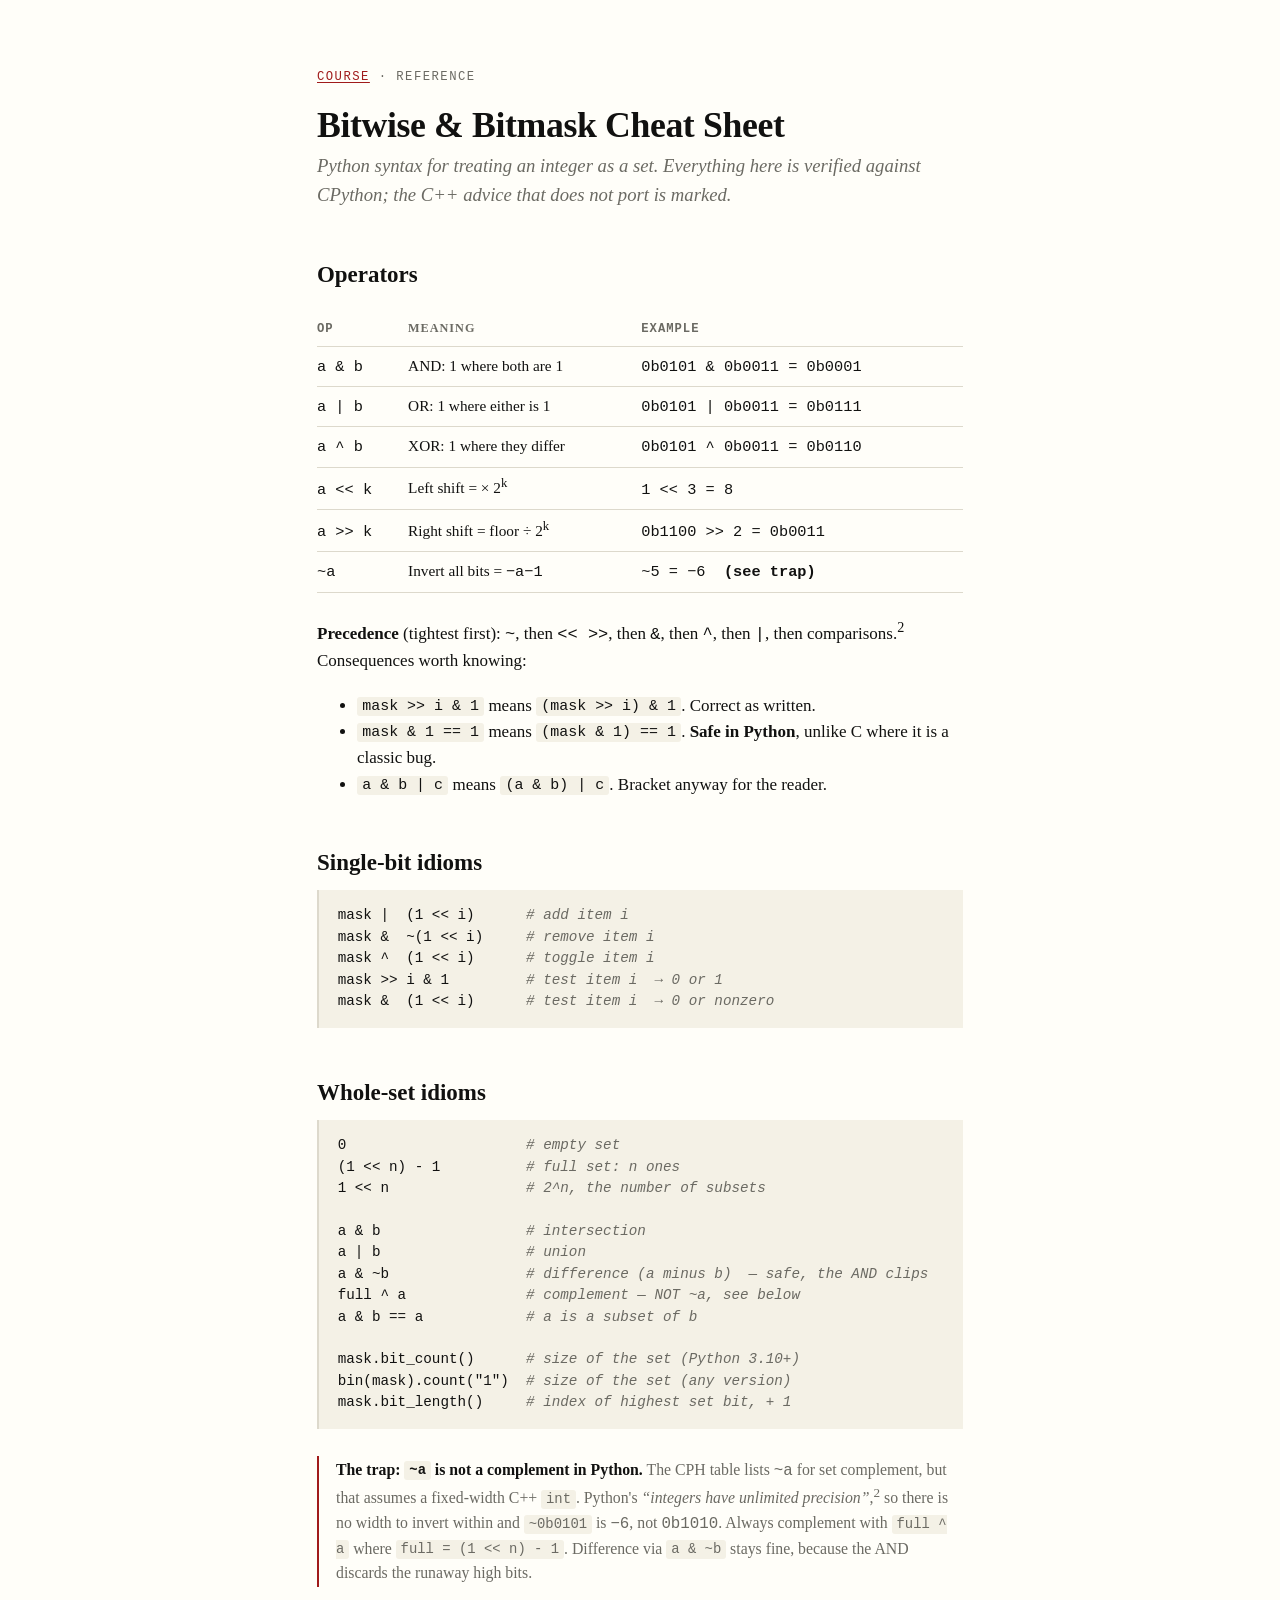
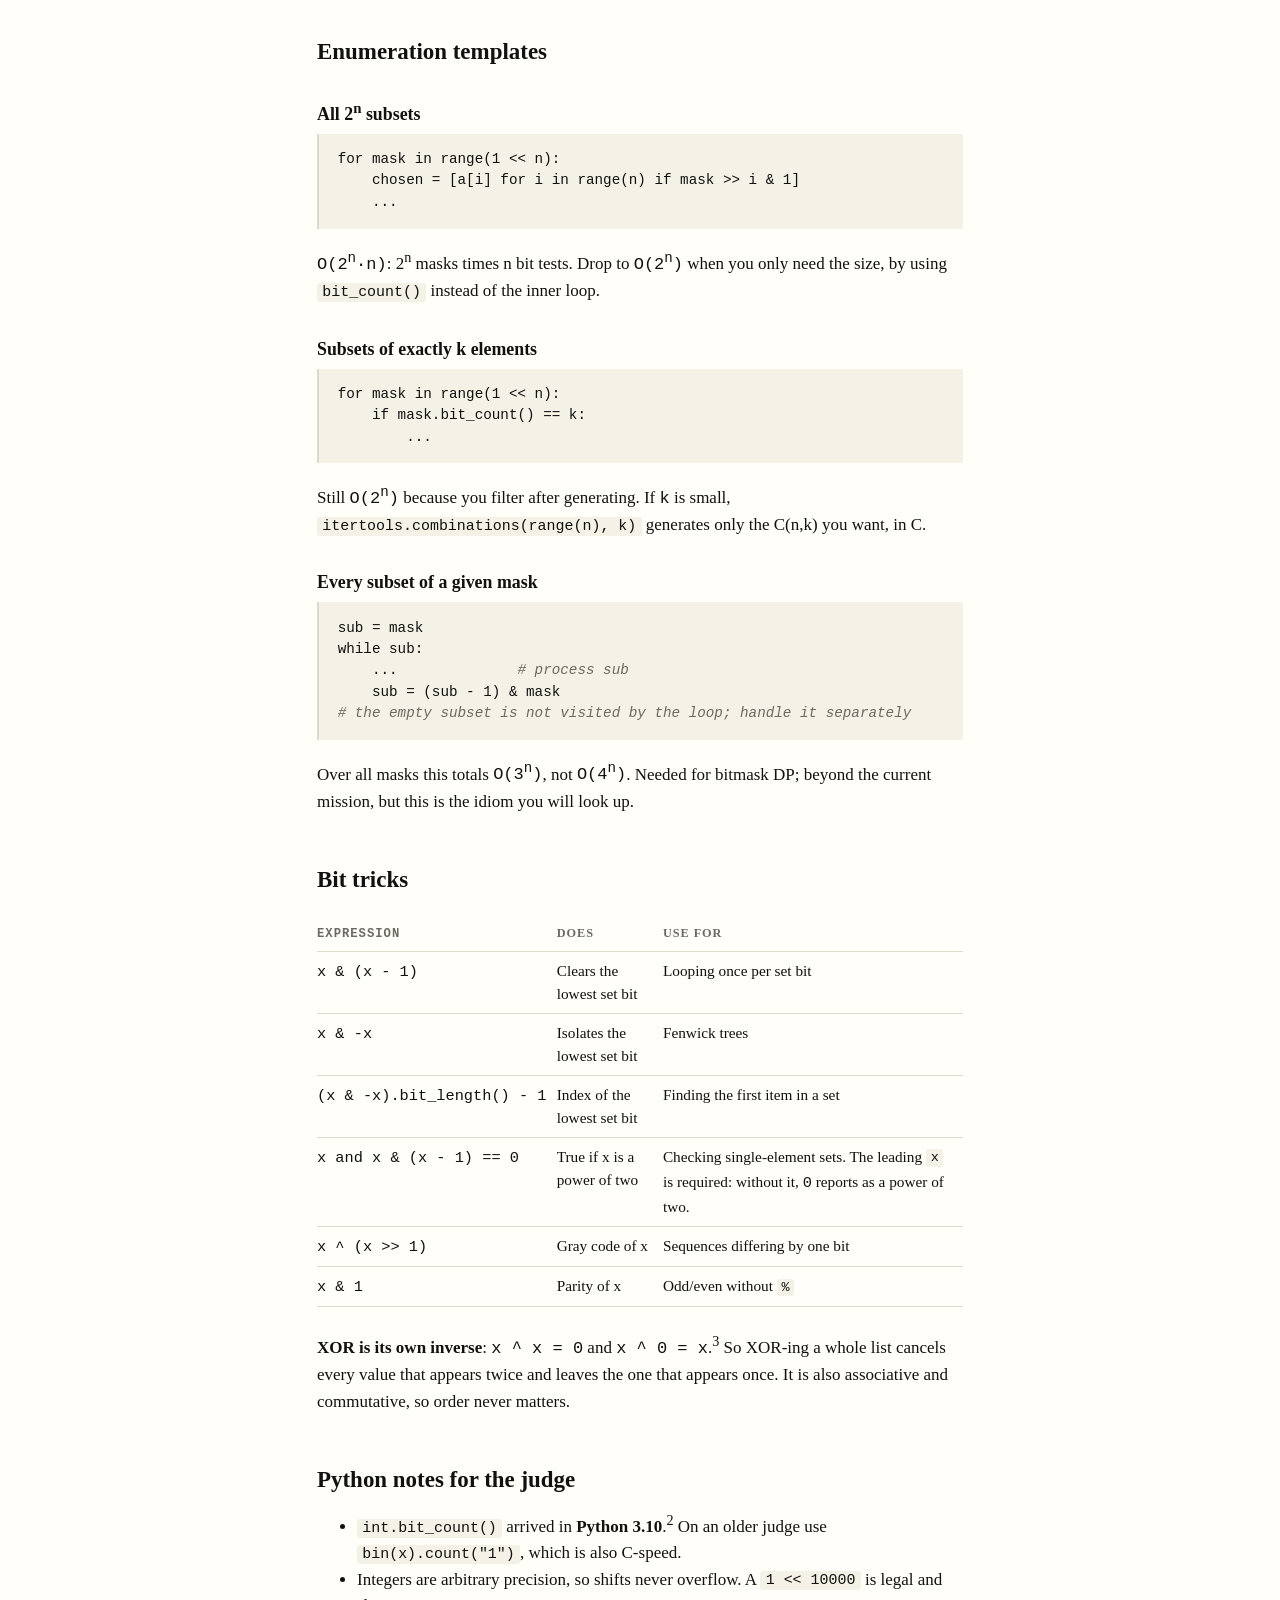
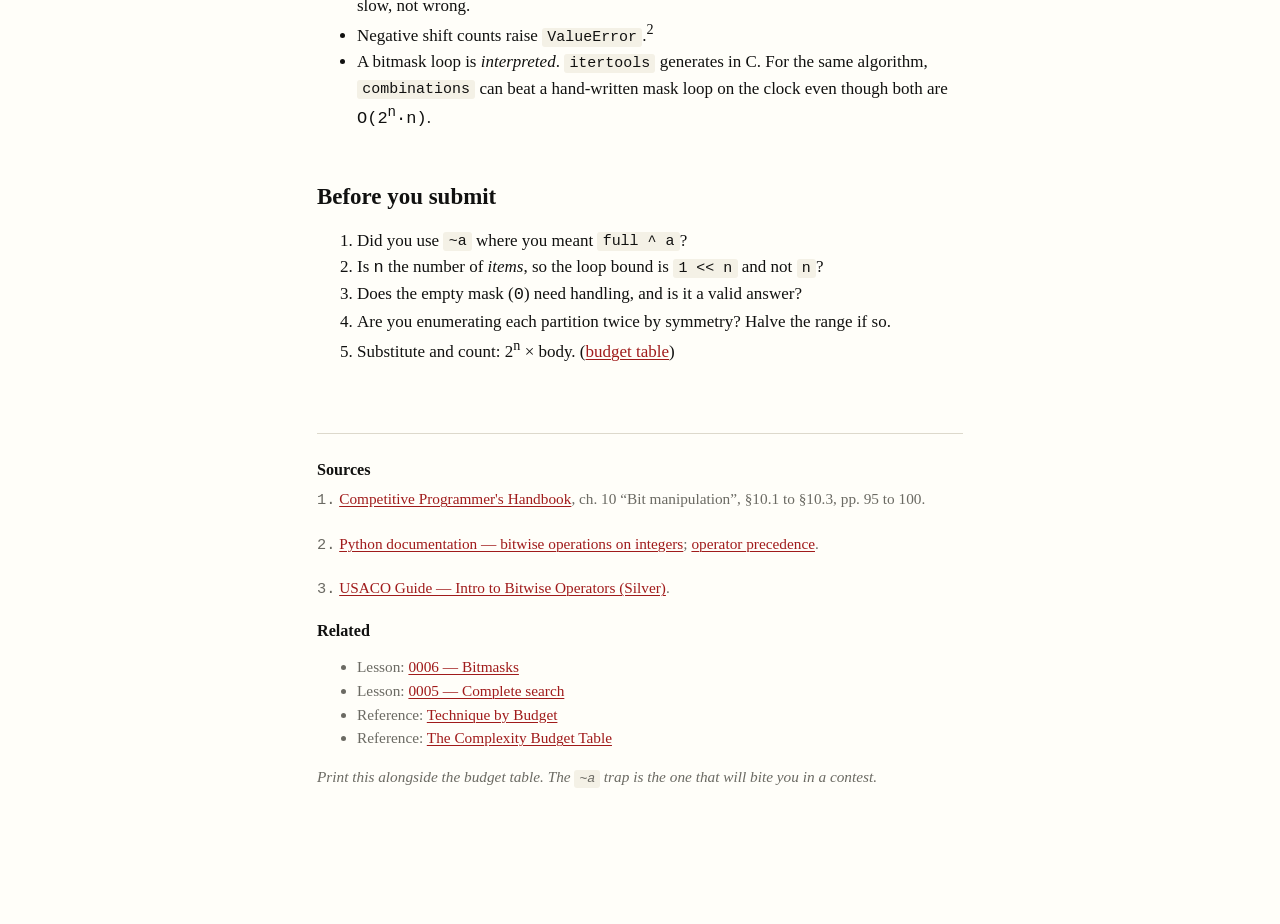
<file: reference/bitwise-cheatsheet.html>
<!DOCTYPE html>
<html lang="en">
<head>
<meta charset="utf-8">
<meta name="viewport" content="width=device-width, initial-scale=1">
<title>Reference · Bitwise &amp; Bitmask Cheat Sheet</title>
<link rel="icon" href="../assets/favicon.svg">
<link rel="stylesheet" href="../assets/lesson.css">
</head>
<body>

<p class="eyebrow"><a href="../index.html">Course</a> · Reference</p>
<h1>Bitwise &amp; Bitmask Cheat Sheet</h1>
<p class="subtitle">Python syntax for treating an integer as a set. Everything here is verified against CPython; the C++ advice that does <em>not</em> port is marked.</p>

<h2>Operators</h2>

<div class="table-scroll">
<table>
  <thead><tr><th class="num">Op</th><th>Meaning</th><th class="num">Example</th></tr></thead>
  <tbody>
    <tr><td class="num">a &amp; b</td><td>AND: 1 where both are 1</td><td class="num">0b0101 &amp; 0b0011 = 0b0001</td></tr>
    <tr><td class="num">a | b</td><td>OR: 1 where either is 1</td><td class="num">0b0101 | 0b0011 = 0b0111</td></tr>
    <tr><td class="num">a ^ b</td><td>XOR: 1 where they differ</td><td class="num">0b0101 ^ 0b0011 = 0b0110</td></tr>
    <tr><td class="num">a &lt;&lt; k</td><td>Left shift = × 2<sup>k</sup></td><td class="num">1 &lt;&lt; 3 = 8</td></tr>
    <tr><td class="num">a &gt;&gt; k</td><td>Right shift = floor ÷ 2<sup>k</sup></td><td class="num">0b1100 &gt;&gt; 2 = 0b0011</td></tr>
    <tr><td class="num">~a</td><td>Invert all bits = <span class="mono">−a−1</span></td><td class="num">~5 = −6 &nbsp;<strong>(see trap)</strong></td></tr>
  </tbody>
</table>
</div>

<p><strong>Precedence</strong> (tightest first): <span class="mono">~</span>, then <span class="mono">&lt;&lt; &gt;&gt;</span>, then <span class="mono">&amp;</span>, then <span class="mono">^</span>, then <span class="mono">|</span>, then comparisons.<sup>2</sup> Consequences worth knowing:</p>

<ul>
  <li><code>mask &gt;&gt; i &amp; 1</code> means <code>(mask &gt;&gt; i) &amp; 1</code>. Correct as written.</li>
  <li><code>mask &amp; 1 == 1</code> means <code>(mask &amp; 1) == 1</code>. <strong>Safe in Python</strong>, unlike C where it is a classic bug.</li>
  <li><code>a &amp; b | c</code> means <code>(a &amp; b) | c</code>. Bracket anyway for the reader.</li>
</ul>

<h2>Single-bit idioms</h2>

<pre><code>mask |  (1 &lt;&lt; i)      <span class="cmt"># add item i</span>
mask &amp;  ~(1 &lt;&lt; i)     <span class="cmt"># remove item i</span>
mask ^  (1 &lt;&lt; i)      <span class="cmt"># toggle item i</span>
mask &gt;&gt; i &amp; 1         <span class="cmt"># test item i  → 0 or 1</span>
mask &amp;  (1 &lt;&lt; i)      <span class="cmt"># test item i  → 0 or nonzero</span></code></pre>

<h2>Whole-set idioms</h2>

<pre><code>0                     <span class="cmt"># empty set</span>
(1 &lt;&lt; n) - 1          <span class="cmt"># full set: n ones</span>
1 &lt;&lt; n                <span class="cmt"># 2^n, the number of subsets</span>

a &amp; b                 <span class="cmt"># intersection</span>
a | b                 <span class="cmt"># union</span>
a &amp; ~b                <span class="cmt"># difference (a minus b)  — safe, the AND clips</span>
full ^ a              <span class="cmt"># complement — NOT ~a, see below</span>
a &amp; b == a            <span class="cmt"># a is a subset of b</span>

mask.bit_count()      <span class="cmt"># size of the set (Python 3.10+)</span>
bin(mask).count("1")  <span class="cmt"># size of the set (any version)</span>
mask.bit_length()     <span class="cmt"># index of highest set bit, + 1</span></code></pre>

<p class="note">
<strong>The trap: <code>~a</code> is not a complement in Python.</strong> The CPH table lists <span class="mono">~a</span> for set complement, but that assumes a fixed-width C++ <code>int</code>. Python's <em>“integers have unlimited precision”</em>,<sup>2</sup> so there is no width to invert within and <code>~0b0101</code> is <span class="mono">−6</span>, not <span class="mono">0b1010</span>. Always complement with <code>full ^ a</code> where <code>full = (1 &lt;&lt; n) - 1</code>. Difference via <code>a &amp; ~b</code> stays fine, because the AND discards the runaway high bits.
</p>

<h2>Enumeration templates</h2>

<h3>All 2<sup>n</sup> subsets</h3>

<pre><code>for mask in range(1 &lt;&lt; n):
    chosen = [a[i] for i in range(n) if mask &gt;&gt; i &amp; 1]
    ...</code></pre>

<p><span class="mono">O(2<sup>n</sup>·n)</span>: 2<sup>n</sup> masks times n bit tests. Drop to <span class="mono">O(2<sup>n</sup>)</span> when you only need the size, by using <code>bit_count()</code> instead of the inner loop.</p>

<h3>Subsets of exactly k elements</h3>

<pre><code>for mask in range(1 &lt;&lt; n):
    if mask.bit_count() == k:
        ...</code></pre>

<p>Still <span class="mono">O(2<sup>n</sup>)</span> because you filter after generating. If <span class="mono">k</span> is small, <code>itertools.combinations(range(n), k)</code> generates only the C(n,k) you want, in C.</p>

<h3>Every subset of a given mask</h3>

<pre><code>sub = mask
while sub:
    ...              <span class="cmt"># process sub</span>
    sub = (sub - 1) &amp; mask
<span class="cmt"># the empty subset is not visited by the loop; handle it separately</span></code></pre>

<p>Over all masks this totals <span class="mono">O(3<sup>n</sup>)</span>, not <span class="mono">O(4<sup>n</sup>)</span>. Needed for bitmask DP; beyond the current mission, but this is the idiom you will look up.</p>

<h2>Bit tricks</h2>

<div class="table-scroll">
<table>
  <thead><tr><th class="num">Expression</th><th>Does</th><th>Use for</th></tr></thead>
  <tbody>
    <tr><td class="num">x &amp; (x - 1)</td><td>Clears the lowest set bit</td><td>Looping once per set bit</td></tr>
    <tr><td class="num">x &amp; -x</td><td>Isolates the lowest set bit</td><td>Fenwick trees</td></tr>
    <tr><td class="num">(x &amp; -x).bit_length() - 1</td><td>Index of the lowest set bit</td><td>Finding the first item in a set</td></tr>
    <tr><td class="num">x and x &amp; (x - 1) == 0</td><td>True if x is a power of two</td><td>Checking single-element sets. The leading <code>x</code> is required: without it, <span class="mono">0</span> reports as a power of two.</td></tr>
    <tr><td class="num">x ^ (x &gt;&gt; 1)</td><td>Gray code of x</td><td>Sequences differing by one bit</td></tr>
    <tr><td class="num">x &amp; 1</td><td>Parity of x</td><td>Odd/even without <code>%</code></td></tr>
  </tbody>
</table>
</div>

<p><strong>XOR is its own inverse</strong>: <span class="mono">x ^ x = 0</span> and <span class="mono">x ^ 0 = x</span>.<sup>3</sup> So XOR-ing a whole list cancels every value that appears twice and leaves the one that appears once. It is also associative and commutative, so order never matters.</p>

<h2>Python notes for the judge</h2>

<ul>
  <li><code>int.bit_count()</code> arrived in <strong>Python 3.10</strong>.<sup>2</sup> On an older judge use <code>bin(x).count("1")</code>, which is also C-speed.</li>
  <li>Integers are arbitrary precision, so shifts never overflow. A <code>1 &lt;&lt; 10000</code> is legal and slow, not wrong.</li>
  <li>Negative shift counts raise <code>ValueError</code>.<sup>2</sup></li>
  <li>A bitmask loop is <em>interpreted</em>. <code>itertools</code> generates in C. For the same algorithm, <code>combinations</code> can beat a hand-written mask loop on the clock even though both are <span class="mono">O(2<sup>n</sup>·n)</span>.</li>
</ul>

<h2>Before you submit</h2>

<ol>
  <li>Did you use <code>~a</code> where you meant <code>full ^ a</code>?</li>
  <li>Is <span class="mono">n</span> the number of <em>items</em>, so the loop bound is <code>1 &lt;&lt; n</code> and not <code>n</code>?</li>
  <li>Does the empty mask (<span class="mono">0</span>) need handling, and is it a valid answer?</li>
  <li>Are you enumerating each partition twice by symmetry? Halve the range if so.</li>
  <li>Substitute and count: 2<sup>n</sup> × body. (<a href="complexity-budget.html">budget table</a>)</li>
</ol>

<div class="footer">
  <h3>Sources</h3>
  <p><span class="mono">1.</span> <a href="https://cses.fi/book/book.pdf">Competitive Programmer's Handbook</a>, ch. 10 “Bit manipulation”, §10.1 to §10.3, pp. 95 to 100.</p>
  <p><span class="mono">2.</span> <a href="https://docs.python.org/3/library/stdtypes.html#bitwise-operations-on-integer-types">Python documentation &mdash; bitwise operations on integers</a>; <a href="https://docs.python.org/3/reference/expressions.html#operator-precedence">operator precedence</a>.</p>
  <p><span class="mono">3.</span> <a href="https://usaco.guide/silver/intro-bitwise">USACO Guide &mdash; Intro to Bitwise Operators (Silver)</a>.</p>

  <h3>Related</h3>
  <ul>
    <li>Lesson: <a href="../lessons/0006-bitmasks.html">0006 &mdash; Bitmasks</a></li>
    <li>Lesson: <a href="../lessons/0005-complete-search.html">0005 &mdash; Complete search</a></li>
    <li>Reference: <a href="technique-by-budget.html">Technique by Budget</a></li>
    <li>Reference: <a href="complexity-budget.html">The Complexity Budget Table</a></li>
  </ul>
  <p class="noprint"><em>Print this alongside the budget table. The <code>~a</code> trap is the one that will bite you in a contest.</em></p>
</div>

</body>
</html>
</file>
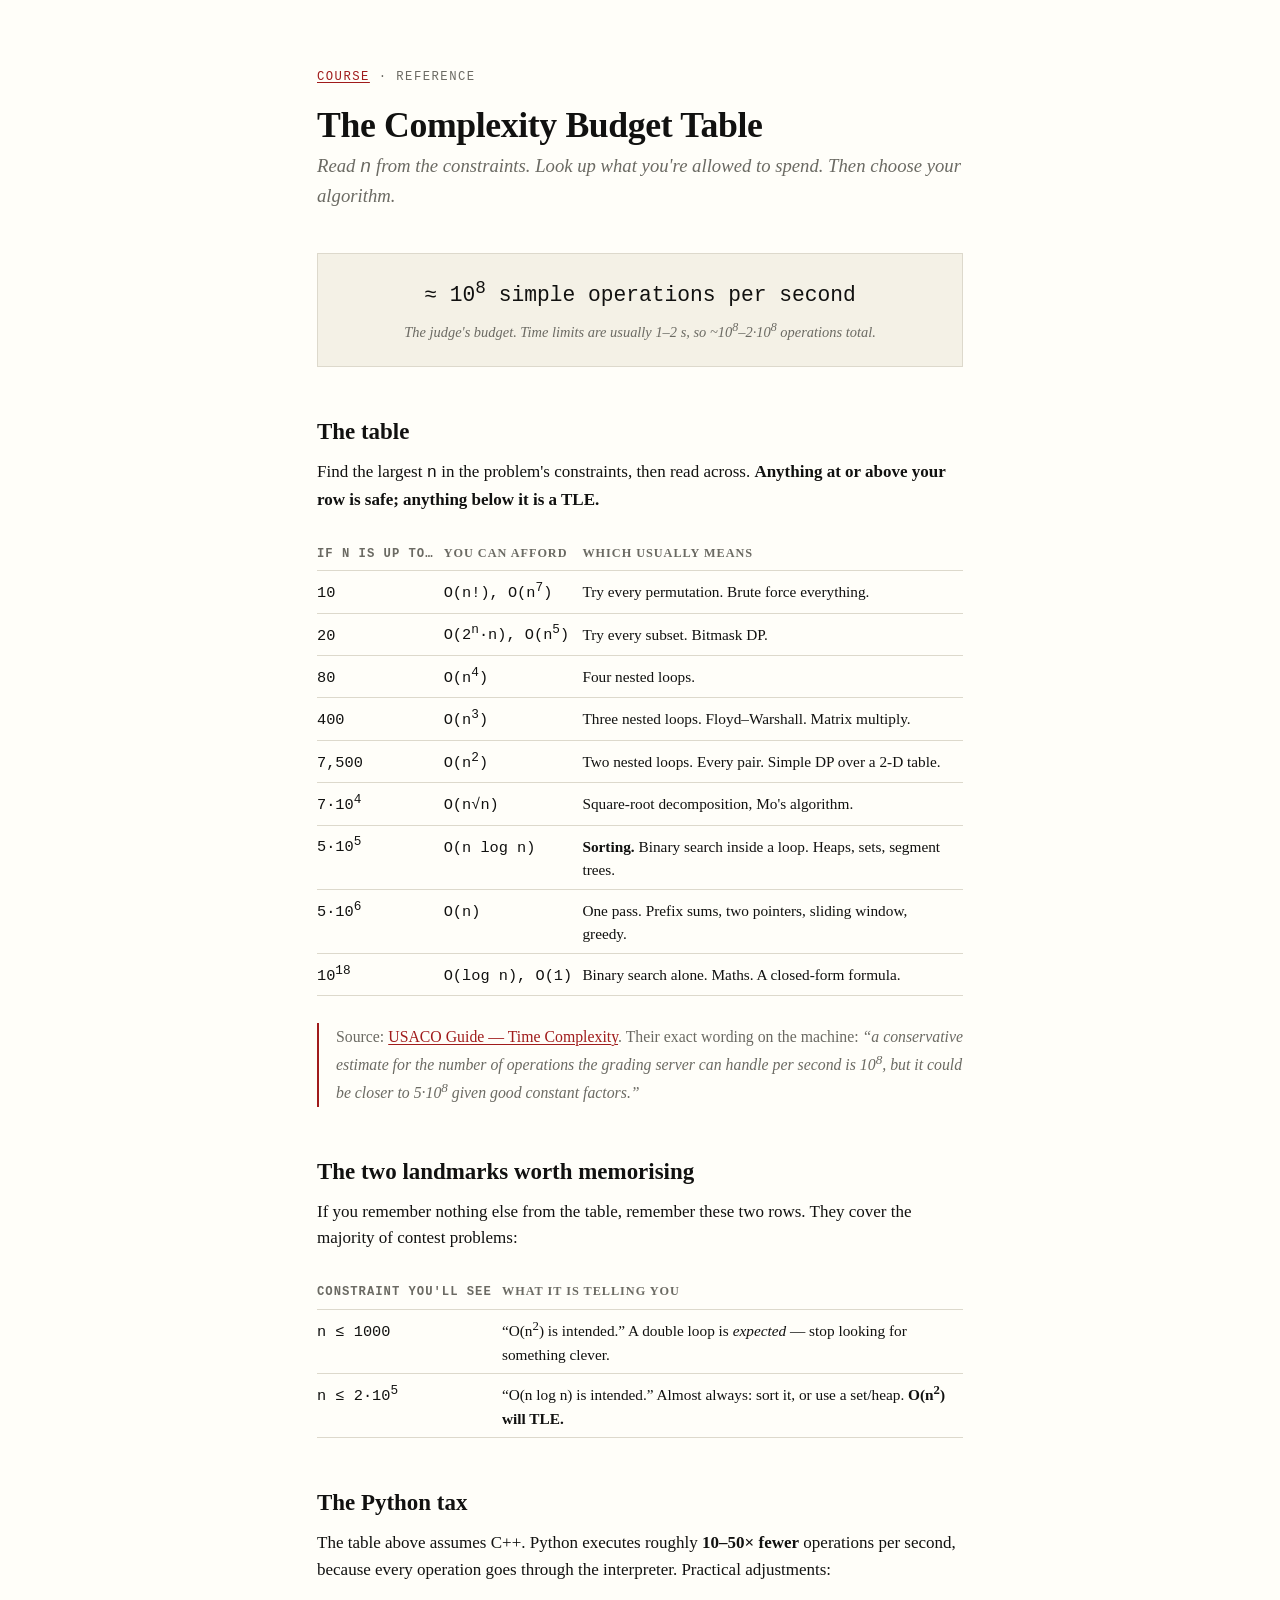
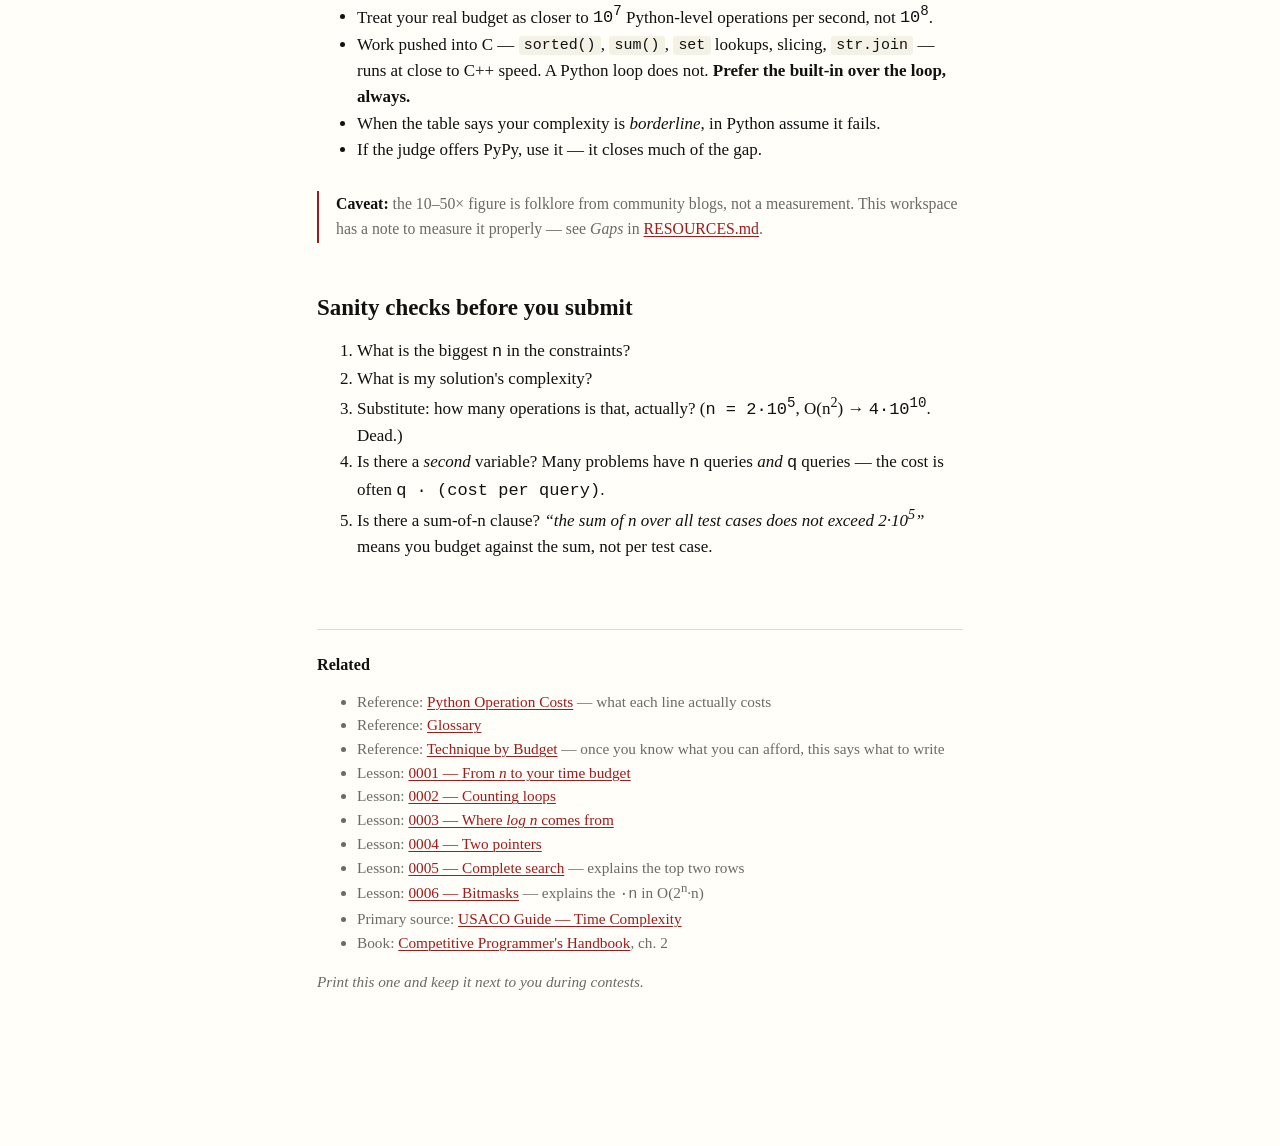
<file: reference/complexity-budget.html>
<!DOCTYPE html>
<html lang="en">
<head>
<meta charset="utf-8">
<meta name="viewport" content="width=device-width, initial-scale=1">
<title>Reference · The Complexity Budget Table</title>
<link rel="icon" href="../assets/favicon.svg">
<link rel="stylesheet" href="../assets/lesson.css">
</head>
<body>

<p class="eyebrow"><a href="../index.html">Course</a> · Reference</p>
<h1>The Complexity Budget Table</h1>
<p class="subtitle">Read <span class="mono">n</span> from the constraints. Look up what you're allowed to spend. Then choose your algorithm.</p>

<div class="keystone">
  <span class="big">≈ 10<sup>8</sup> simple operations per second</span>
  <span class="cap">The judge's budget. Time limits are usually 1–2 s, so ~10<sup>8</sup>–2·10<sup>8</sup> operations total.</span>
</div>

<h2>The table</h2>

<p>Find the largest <span class="mono">n</span> in the problem's constraints, then read across. <strong>Anything at or above your row is safe; anything below it is a TLE.</strong></p>

<div class="table-scroll">
<table>
  <thead>
    <tr><th class="num">If n is up to…</th><th>You can afford</th><th>Which usually means</th></tr>
  </thead>
  <tbody>
    <tr><td class="num">10</td><td class="num">O(n!), O(n<sup>7</sup>)</td><td>Try every permutation. Brute force everything.</td></tr>
    <tr><td class="num">20</td><td class="num">O(2<sup>n</sup>·n), O(n<sup>5</sup>)</td><td>Try every subset. Bitmask DP.</td></tr>
    <tr><td class="num">80</td><td class="num">O(n<sup>4</sup>)</td><td>Four nested loops.</td></tr>
    <tr><td class="num">400</td><td class="num">O(n<sup>3</sup>)</td><td>Three nested loops. Floyd–Warshall. Matrix multiply.</td></tr>
    <tr><td class="num">7,500</td><td class="num">O(n<sup>2</sup>)</td><td>Two nested loops. Every pair. Simple DP over a 2-D table.</td></tr>
    <tr><td class="num">7·10<sup>4</sup></td><td class="num">O(n√n)</td><td>Square-root decomposition, Mo's algorithm.</td></tr>
    <tr><td class="num">5·10<sup>5</sup></td><td class="num">O(n log n)</td><td><strong>Sorting.</strong> Binary search inside a loop. Heaps, sets, segment trees.</td></tr>
    <tr><td class="num">5·10<sup>6</sup></td><td class="num">O(n)</td><td>One pass. Prefix sums, two pointers, sliding window, greedy.</td></tr>
    <tr><td class="num">10<sup>18</sup></td><td class="num">O(log n), O(1)</td><td>Binary search alone. Maths. A closed-form formula.</td></tr>
  </tbody>
</table>
</div>

<p class="note">
Source: <a href="https://usaco.guide/bronze/time-comp">USACO Guide — Time Complexity</a>. Their exact wording on the machine: <em>“a conservative estimate for the number of operations the grading server can handle per second is 10<sup>8</sup>, but it could be closer to 5·10<sup>8</sup> given good constant factors.”</em>
</p>

<h2>The two landmarks worth memorising</h2>

<p>If you remember nothing else from the table, remember these two rows. They cover the majority of contest problems:</p>

<div class="table-scroll">
<table>
  <thead><tr><th class="num">Constraint you'll see</th><th>What it is telling you</th></tr></thead>
  <tbody>
    <tr><td class="num">n ≤ 1000</td><td>“O(n<sup>2</sup>) is intended.” A double loop is <em>expected</em> — stop looking for something clever.</td></tr>
    <tr><td class="num">n ≤ 2·10<sup>5</sup></td><td>“O(n log n) is intended.” Almost always: sort it, or use a set/heap. <strong>O(n<sup>2</sup>) will TLE.</strong></td></tr>
  </tbody>
</table>
</div>

<h2 id="the-python-tax">The Python tax</h2>

<p>The table above assumes C++. Python executes roughly <strong>10–50× fewer</strong> operations per second, because every operation goes through the interpreter. Practical adjustments:</p>

<ul>
  <li>Treat your real budget as closer to <span class="mono">10<sup>7</sup></span> Python-level operations per second, not <span class="mono">10<sup>8</sup></span>.</li>
  <li>Work pushed into C — <code>sorted()</code>, <code>sum()</code>, <code>set</code> lookups, slicing, <code>str.join</code> — runs at close to C++ speed. A Python loop does not. <strong>Prefer the built-in over the loop, always.</strong></li>
  <li>When the table says your complexity is <em>borderline</em>, in Python assume it fails.</li>
  <li>If the judge offers PyPy, use it — it closes much of the gap.</li>
</ul>

<p class="note">
<strong>Caveat:</strong> the 10–50× figure is folklore from community blogs, not a measurement. This workspace has a note to measure it properly — see <em>Gaps</em> in <a href="../RESOURCES.md">RESOURCES.md</a>.
</p>

<h2>Sanity checks before you submit</h2>

<ol>
  <li>What is the biggest <span class="mono">n</span> in the constraints?</li>
  <li>What is my solution's complexity?</li>
  <li>Substitute: how many operations is that, actually? (<span class="mono">n = 2·10<sup>5</sup></span>, O(n<sup>2</sup>) → <span class="mono">4·10<sup>10</sup></span>. Dead.)</li>
  <li>Is there a <em>second</em> variable? Many problems have <span class="mono">n</span> queries <em>and</em> <span class="mono">q</span> queries — the cost is often <span class="mono">q · (cost per query)</span>.</li>
  <li>Is there a sum-of-n clause? <em>“the sum of n over all test cases does not exceed 2·10<sup>5</sup>”</em> means you budget against the sum, not per test case.</li>
</ol>

<div class="footer">
  <h3>Related</h3>
  <ul>
    <li>Reference: <a href="python-costs.html">Python Operation Costs</a> — what each line actually costs</li>
    <li>Reference: <a href="glossary.html">Glossary</a></li>
    <li>Reference: <a href="technique-by-budget.html">Technique by Budget</a> — once you know what you can afford, this says what to write</li>
    <li>Lesson: <a href="../lessons/0001-from-n-to-your-time-budget.html">0001 — From <em>n</em> to your time budget</a></li>
    <li>Lesson: <a href="../lessons/0002-counting-loops.html">0002 — Counting loops</a></li>
    <li>Lesson: <a href="../lessons/0003-where-log-n-comes-from.html">0003 — Where <em>log n</em> comes from</a></li>
    <li>Lesson: <a href="../lessons/0004-two-pointers.html">0004 — Two pointers</a></li>
    <li>Lesson: <a href="../lessons/0005-complete-search.html">0005 — Complete search</a> — explains the top two rows</li>
    <li>Lesson: <a href="../lessons/0006-bitmasks.html">0006 — Bitmasks</a> — explains the <span class="mono">·n</span> in O(2<sup>n</sup>·n)</li>
    <li>Primary source: <a href="https://usaco.guide/bronze/time-comp">USACO Guide — Time Complexity</a></li>
    <li>Book: <a href="https://cses.fi/book/book.pdf">Competitive Programmer's Handbook</a>, ch. 2</li>
  </ul>
  <p class="noprint"><em>Print this one and keep it next to you during contests.</em></p>
</div>

</body>
</html>
</file>
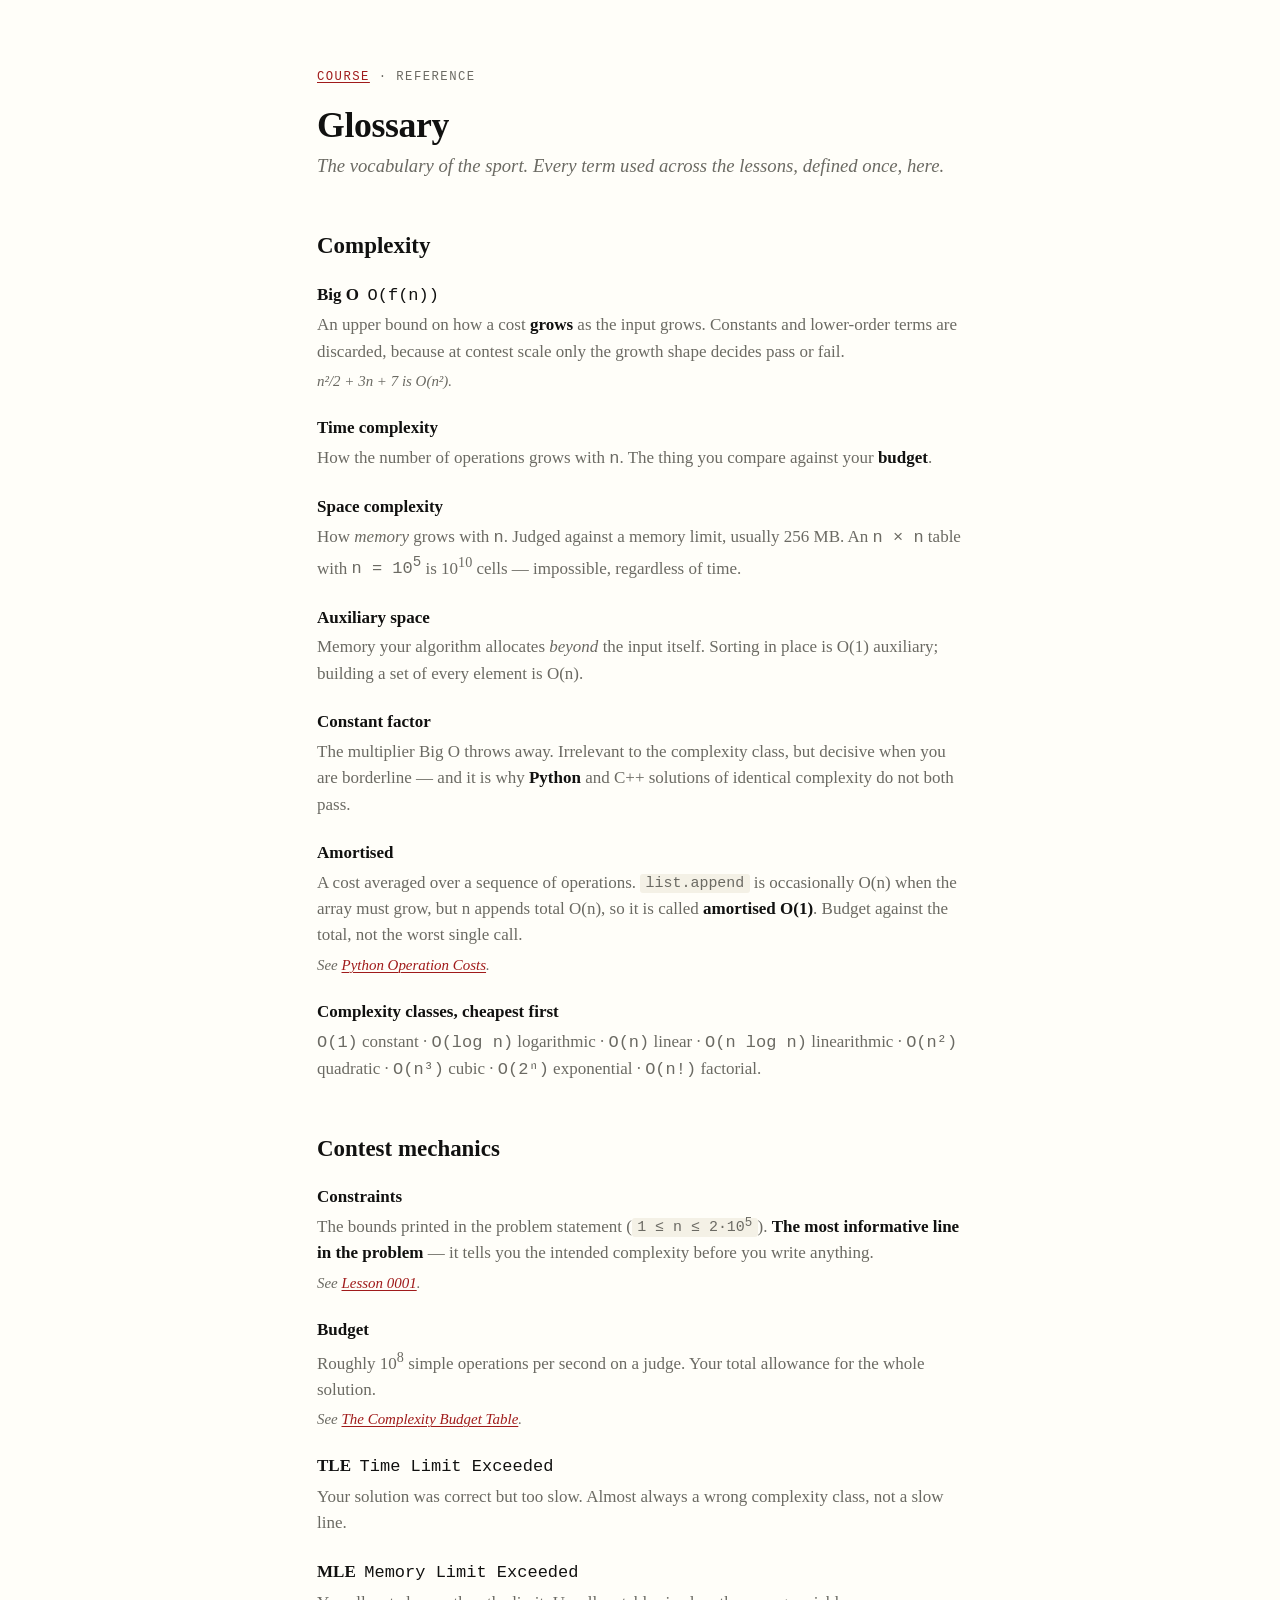
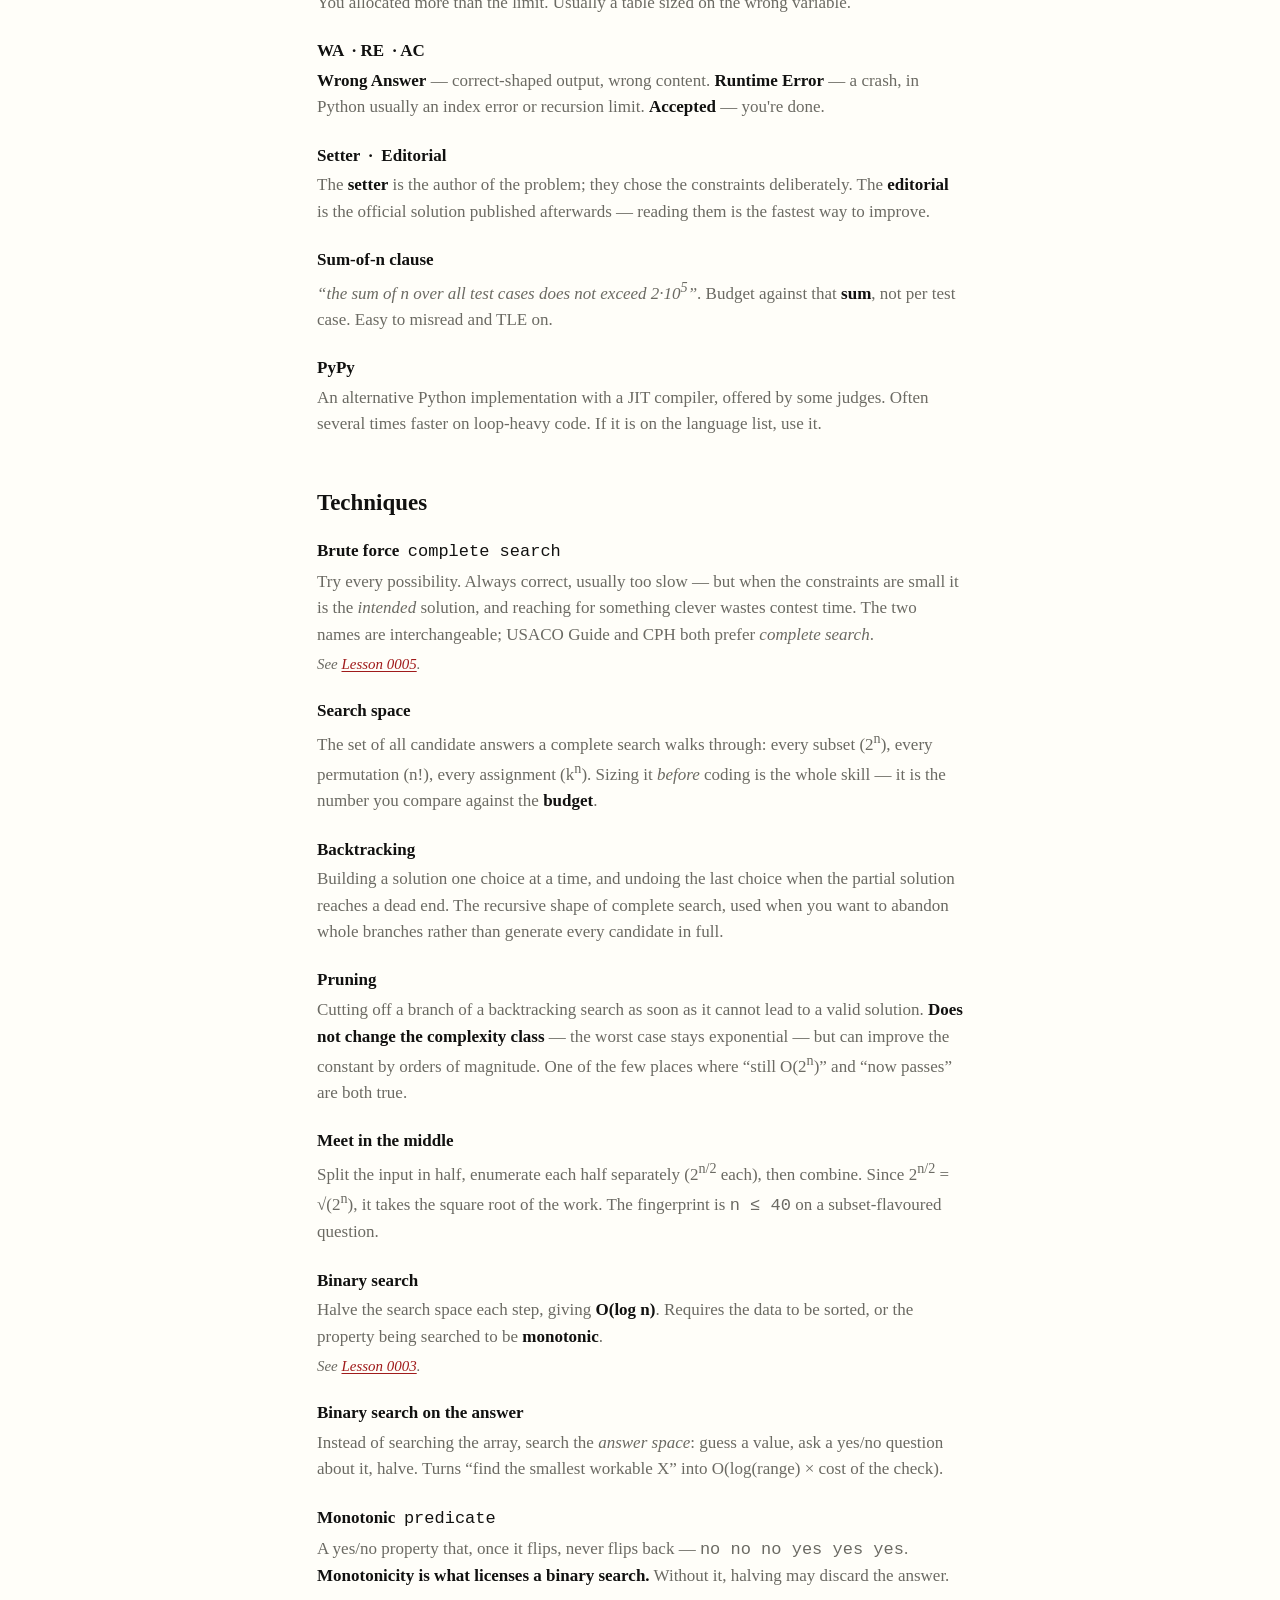
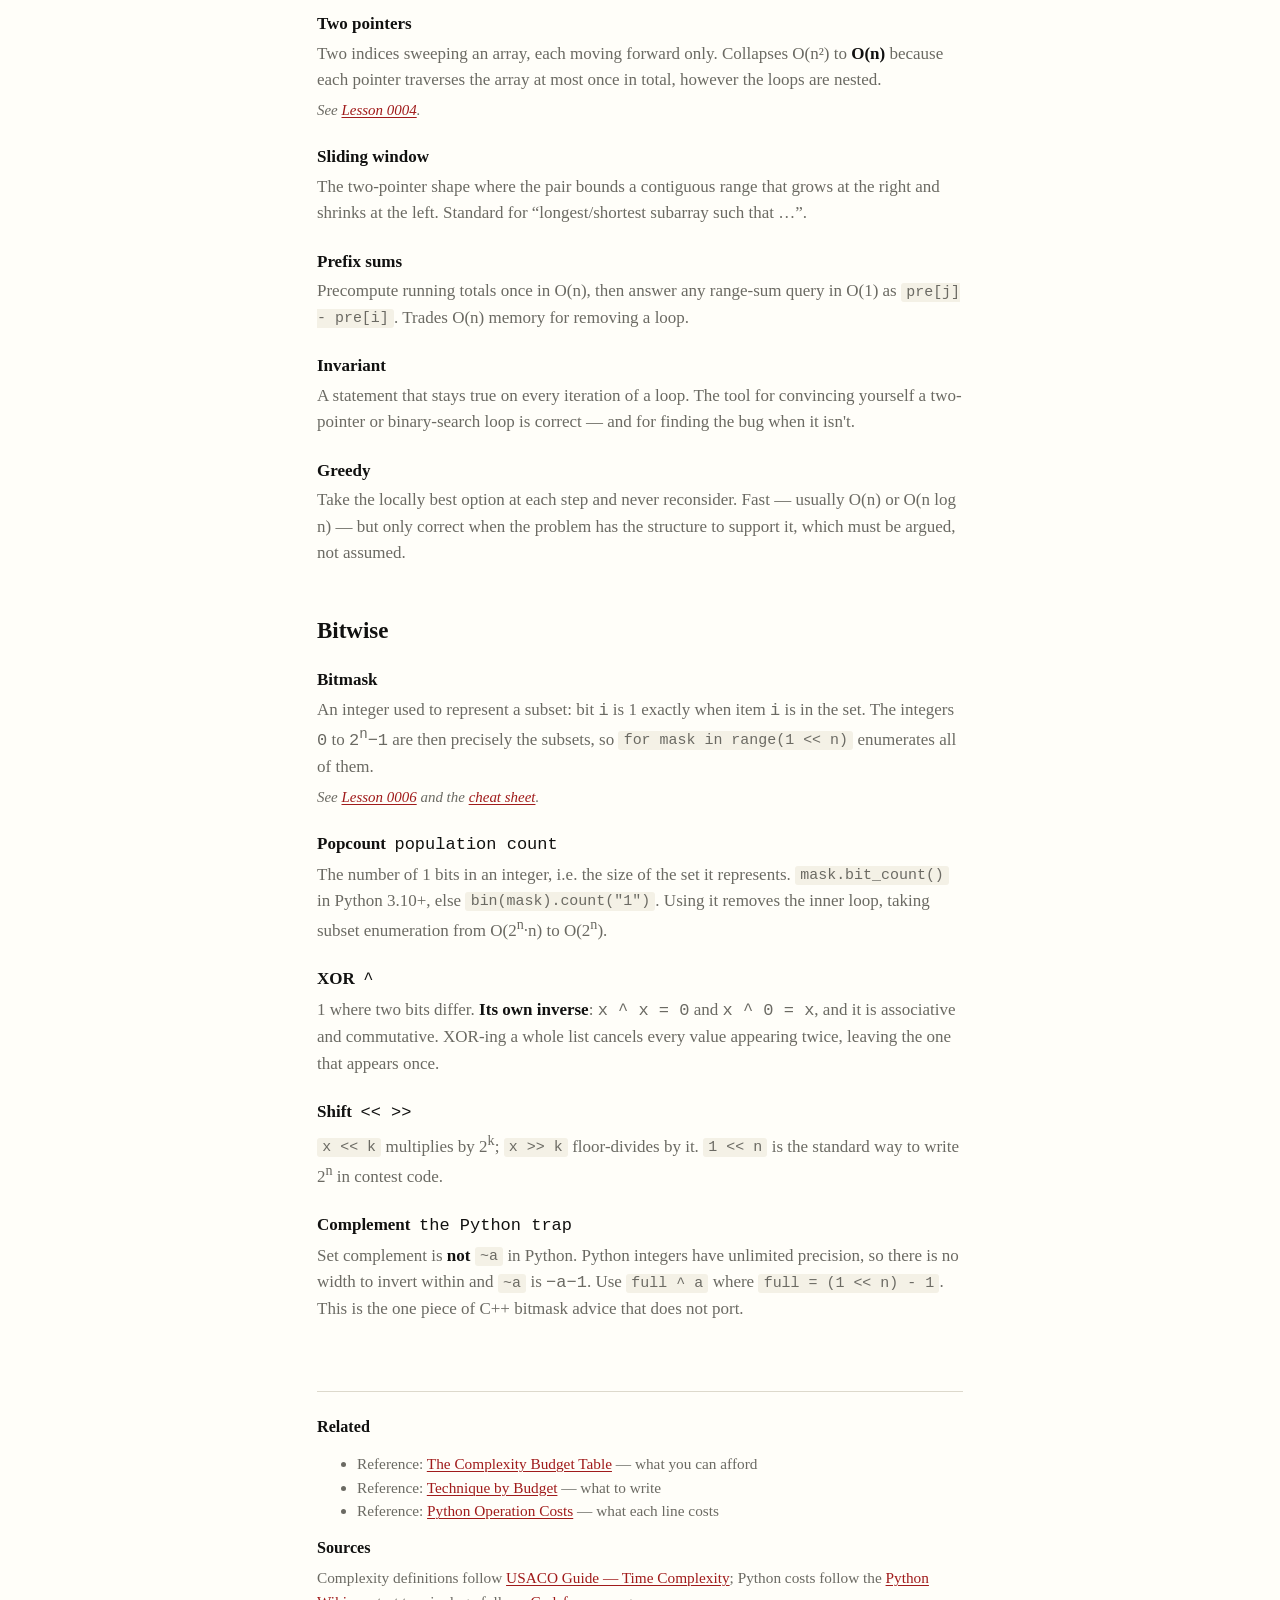
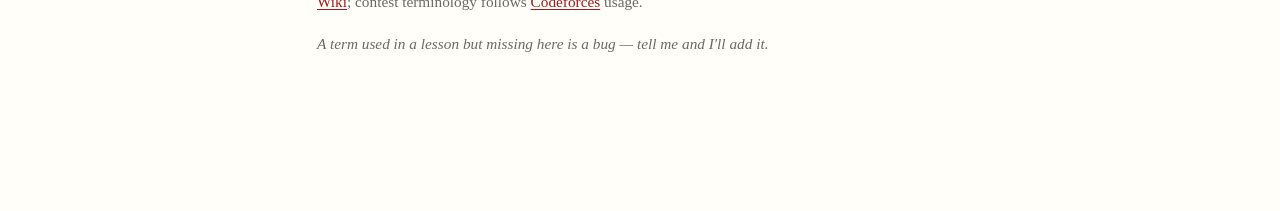
<file: reference/glossary.html>
<!DOCTYPE html>
<html lang="en">
<head>
<meta charset="utf-8">
<meta name="viewport" content="width=device-width, initial-scale=1">
<title>Reference · Glossary</title>
<link rel="icon" href="../assets/favicon.svg">
<link rel="stylesheet" href="../assets/lesson.css">
<style>
  dl { margin: 1.2rem 0 0; }
  dt {
    font-weight: 600;
    margin-top: 1.3rem;
  }
  dt .mono, dt code { font-weight: normal; }
  dd { margin: .2rem 0 0; color: var(--muted); }
  dd strong { color: var(--fg); font-weight: 600; }
  dd .ex {
    display: block;
    margin-top: .3rem;
    font-size: .88rem;
    font-style: italic;
  }
</style>
</head>
<body>

<p class="eyebrow"><a href="../index.html">Course</a> · Reference</p>
<h1>Glossary</h1>
<p class="subtitle">The vocabulary of the sport. Every term used across the lessons, defined once, here.</p>

<h2>Complexity</h2>

<dl>
  <dt>Big O &nbsp;<span class="mono">O(f(n))</span></dt>
  <dd>An upper bound on how a cost <strong>grows</strong> as the input grows. Constants and lower-order terms are discarded, because at contest scale only the growth shape decides pass or fail.
  <span class="ex">n²/2 + 3n + 7 is O(n²).</span></dd>

  <dt>Time complexity</dt>
  <dd>How the number of operations grows with <span class="mono">n</span>. The thing you compare against your <strong>budget</strong>.</dd>

  <dt>Space complexity</dt>
  <dd>How <em>memory</em> grows with <span class="mono">n</span>. Judged against a memory limit, usually 256 MB. An <span class="mono">n × n</span> table with <span class="mono">n = 10<sup>5</sup></span> is 10<sup>10</sup> cells — impossible, regardless of time.</dd>

  <dt>Auxiliary space</dt>
  <dd>Memory your algorithm allocates <em>beyond</em> the input itself. Sorting in place is O(1) auxiliary; building a set of every element is O(n).</dd>

  <dt>Constant factor</dt>
  <dd>The multiplier Big O throws away. Irrelevant to the complexity class, but decisive when you are borderline — and it is why <strong>Python</strong> and C++ solutions of identical complexity do not both pass.</dd>

  <dt>Amortised</dt>
  <dd>A cost averaged over a sequence of operations. <code>list.append</code> is occasionally O(n) when the array must grow, but n appends total O(n), so it is called <strong>amortised O(1)</strong>. Budget against the total, not the worst single call.
  <span class="ex">See <a href="python-costs.html#amortised">Python Operation Costs</a>.</span></dd>

  <dt>Complexity classes, cheapest first</dt>
  <dd><span class="mono">O(1)</span> constant · <span class="mono">O(log n)</span> logarithmic · <span class="mono">O(n)</span> linear · <span class="mono">O(n log n)</span> linearithmic · <span class="mono">O(n²)</span> quadratic · <span class="mono">O(n³)</span> cubic · <span class="mono">O(2ⁿ)</span> exponential · <span class="mono">O(n!)</span> factorial.</dd>
</dl>

<h2>Contest mechanics</h2>

<dl>
  <dt>Constraints</dt>
  <dd>The bounds printed in the problem statement (<code>1 ≤ n ≤ 2·10<sup>5</sup></code>). <strong>The most informative line in the problem</strong> — it tells you the intended complexity before you write anything.
  <span class="ex">See <a href="../lessons/0001-from-n-to-your-time-budget.html">Lesson 0001</a>.</span></dd>

  <dt>Budget</dt>
  <dd>Roughly 10<sup>8</sup> simple operations per second on a judge. Your total allowance for the whole solution.
  <span class="ex">See <a href="complexity-budget.html">The Complexity Budget Table</a>.</span></dd>

  <dt>TLE &nbsp;<span class="mono">Time Limit Exceeded</span></dt>
  <dd>Your solution was correct but too slow. Almost always a wrong complexity class, not a slow line.</dd>

  <dt>MLE &nbsp;<span class="mono">Memory Limit Exceeded</span></dt>
  <dd>You allocated more than the limit. Usually a table sized on the wrong variable.</dd>

  <dt>WA &nbsp;· RE &nbsp;· AC</dt>
  <dd><strong>Wrong Answer</strong> — correct-shaped output, wrong content. <strong>Runtime Error</strong> — a crash, in Python usually an index error or recursion limit. <strong>Accepted</strong> — you're done.</dd>

  <dt>Setter &nbsp;·&nbsp; Editorial</dt>
  <dd>The <strong>setter</strong> is the author of the problem; they chose the constraints deliberately. The <strong>editorial</strong> is the official solution published afterwards — reading them is the fastest way to improve.</dd>

  <dt>Sum-of-n clause</dt>
  <dd><em>“the sum of n over all test cases does not exceed 2·10<sup>5</sup>”</em>. Budget against that <strong>sum</strong>, not per test case. Easy to misread and TLE on.</dd>

  <dt>PyPy</dt>
  <dd>An alternative Python implementation with a JIT compiler, offered by some judges. Often several times faster on loop-heavy code. If it is on the language list, use it.</dd>
</dl>

<h2>Techniques</h2>

<dl>
  <dt>Brute force &nbsp;<span class="mono">complete search</span></dt>
  <dd>Try every possibility. Always correct, usually too slow — but when the constraints are small it is the <em>intended</em> solution, and reaching for something clever wastes contest time. The two names are interchangeable; USACO Guide and CPH both prefer <em>complete search</em>.
  <span class="ex">See <a href="../lessons/0005-complete-search.html">Lesson 0005</a>.</span></dd>

  <dt>Search space</dt>
  <dd>The set of all candidate answers a complete search walks through: every subset (2<sup>n</sup>), every permutation (n!), every assignment (k<sup>n</sup>). Sizing it <em>before</em> coding is the whole skill — it is the number you compare against the <strong>budget</strong>.</dd>

  <dt>Backtracking</dt>
  <dd>Building a solution one choice at a time, and undoing the last choice when the partial solution reaches a dead end. The recursive shape of complete search, used when you want to abandon whole branches rather than generate every candidate in full.</dd>

  <dt>Pruning</dt>
  <dd>Cutting off a branch of a backtracking search as soon as it cannot lead to a valid solution. <strong>Does not change the complexity class</strong> — the worst case stays exponential — but can improve the constant by orders of magnitude. One of the few places where “still O(2<sup>n</sup>)” and “now passes” are both true.</dd>

  <dt>Meet in the middle</dt>
  <dd>Split the input in half, enumerate each half separately (2<sup>n/2</sup> each), then combine. Since 2<sup>n/2</sup> = √(2<sup>n</sup>), it takes the square root of the work. The fingerprint is <span class="mono">n ≤ 40</span> on a subset-flavoured question.</dd>

  <dt>Binary search</dt>
  <dd>Halve the search space each step, giving <strong>O(log n)</strong>. Requires the data to be sorted, or the property being searched to be <strong>monotonic</strong>.
  <span class="ex">See <a href="../lessons/0003-where-log-n-comes-from.html">Lesson 0003</a>.</span></dd>

  <dt>Binary search on the answer</dt>
  <dd>Instead of searching the array, search the <em>answer space</em>: guess a value, ask a yes/no question about it, halve. Turns “find the smallest workable X” into O(log(range) × cost of the check).</dd>

  <dt>Monotonic &nbsp;<span class="mono">predicate</span></dt>
  <dd>A yes/no property that, once it flips, never flips back — <span class="mono">no no no yes yes yes</span>. <strong>Monotonicity is what licenses a binary search.</strong> Without it, halving may discard the answer.</dd>

  <dt>Two pointers</dt>
  <dd>Two indices sweeping an array, each moving forward only. Collapses O(n²) to <strong>O(n)</strong> because each pointer traverses the array at most once in total, however the loops are nested.
  <span class="ex">See <a href="../lessons/0004-two-pointers.html">Lesson 0004</a>.</span></dd>

  <dt>Sliding window</dt>
  <dd>The two-pointer shape where the pair bounds a contiguous range that grows at the right and shrinks at the left. Standard for “longest/shortest subarray such that …”.</dd>

  <dt>Prefix sums</dt>
  <dd>Precompute running totals once in O(n), then answer any range-sum query in O(1) as <code>pre[j] - pre[i]</code>. Trades O(n) memory for removing a loop.</dd>

  <dt>Invariant</dt>
  <dd>A statement that stays true on every iteration of a loop. The tool for convincing yourself a two-pointer or binary-search loop is correct — and for finding the bug when it isn't.</dd>

  <dt>Greedy</dt>
  <dd>Take the locally best option at each step and never reconsider. Fast — usually O(n) or O(n log n) — but only correct when the problem has the structure to support it, which must be argued, not assumed.</dd>
</dl>

<h2>Bitwise</h2>

<dl>
  <dt>Bitmask</dt>
  <dd>An integer used to represent a subset: bit <span class="mono">i</span> is 1 exactly when item <span class="mono">i</span> is in the set. The integers <span class="mono">0</span> to <span class="mono">2<sup>n</sup>−1</span> are then precisely the subsets, so <code>for mask in range(1 &lt;&lt; n)</code> enumerates all of them.
  <span class="ex">See <a href="../lessons/0006-bitmasks.html">Lesson 0006</a> and the <a href="bitwise-cheatsheet.html">cheat sheet</a>.</span></dd>

  <dt>Popcount &nbsp;<span class="mono">population count</span></dt>
  <dd>The number of 1 bits in an integer, i.e. the size of the set it represents. <code>mask.bit_count()</code> in Python 3.10+, else <code>bin(mask).count("1")</code>. Using it removes the inner loop, taking subset enumeration from O(2<sup>n</sup>·n) to O(2<sup>n</sup>).</dd>

  <dt>XOR &nbsp;<span class="mono">^</span></dt>
  <dd>1 where two bits differ. <strong>Its own inverse</strong>: <span class="mono">x ^ x = 0</span> and <span class="mono">x ^ 0 = x</span>, and it is associative and commutative. XOR-ing a whole list cancels every value appearing twice, leaving the one that appears once.</dd>

  <dt>Shift &nbsp;<span class="mono">&lt;&lt; &gt;&gt;</span></dt>
  <dd><code>x &lt;&lt; k</code> multiplies by 2<sup>k</sup>; <code>x &gt;&gt; k</code> floor-divides by it. <code>1 &lt;&lt; n</code> is the standard way to write 2<sup>n</sup> in contest code.</dd>

  <dt>Complement &nbsp;<span class="mono">the Python trap</span></dt>
  <dd>Set complement is <strong>not</strong> <code>~a</code> in Python. Python integers have unlimited precision, so there is no width to invert within and <code>~a</code> is <span class="mono">−a−1</span>. Use <code>full ^ a</code> where <code>full = (1 &lt;&lt; n) - 1</code>. This is the one piece of C++ bitmask advice that does not port.</dd>
</dl>

<div class="footer">
  <h3>Related</h3>
  <ul>
    <li>Reference: <a href="complexity-budget.html">The Complexity Budget Table</a> — what you can afford</li>
    <li>Reference: <a href="technique-by-budget.html">Technique by Budget</a> — what to write</li>
    <li>Reference: <a href="python-costs.html">Python Operation Costs</a> — what each line costs</li>
  </ul>

  <h3>Sources</h3>
  <p>Complexity definitions follow <a href="https://usaco.guide/bronze/time-comp">USACO Guide — Time Complexity</a>; Python costs follow the <a href="https://wiki.python.org/moin/TimeComplexity">Python Wiki</a>; contest terminology follows <a href="https://codeforces.com/">Codeforces</a> usage.</p>

  <p class="noprint"><em>A term used in a lesson but missing here is a bug — tell me and I'll add it.</em></p>
</div>

</body>
</html>
</file>
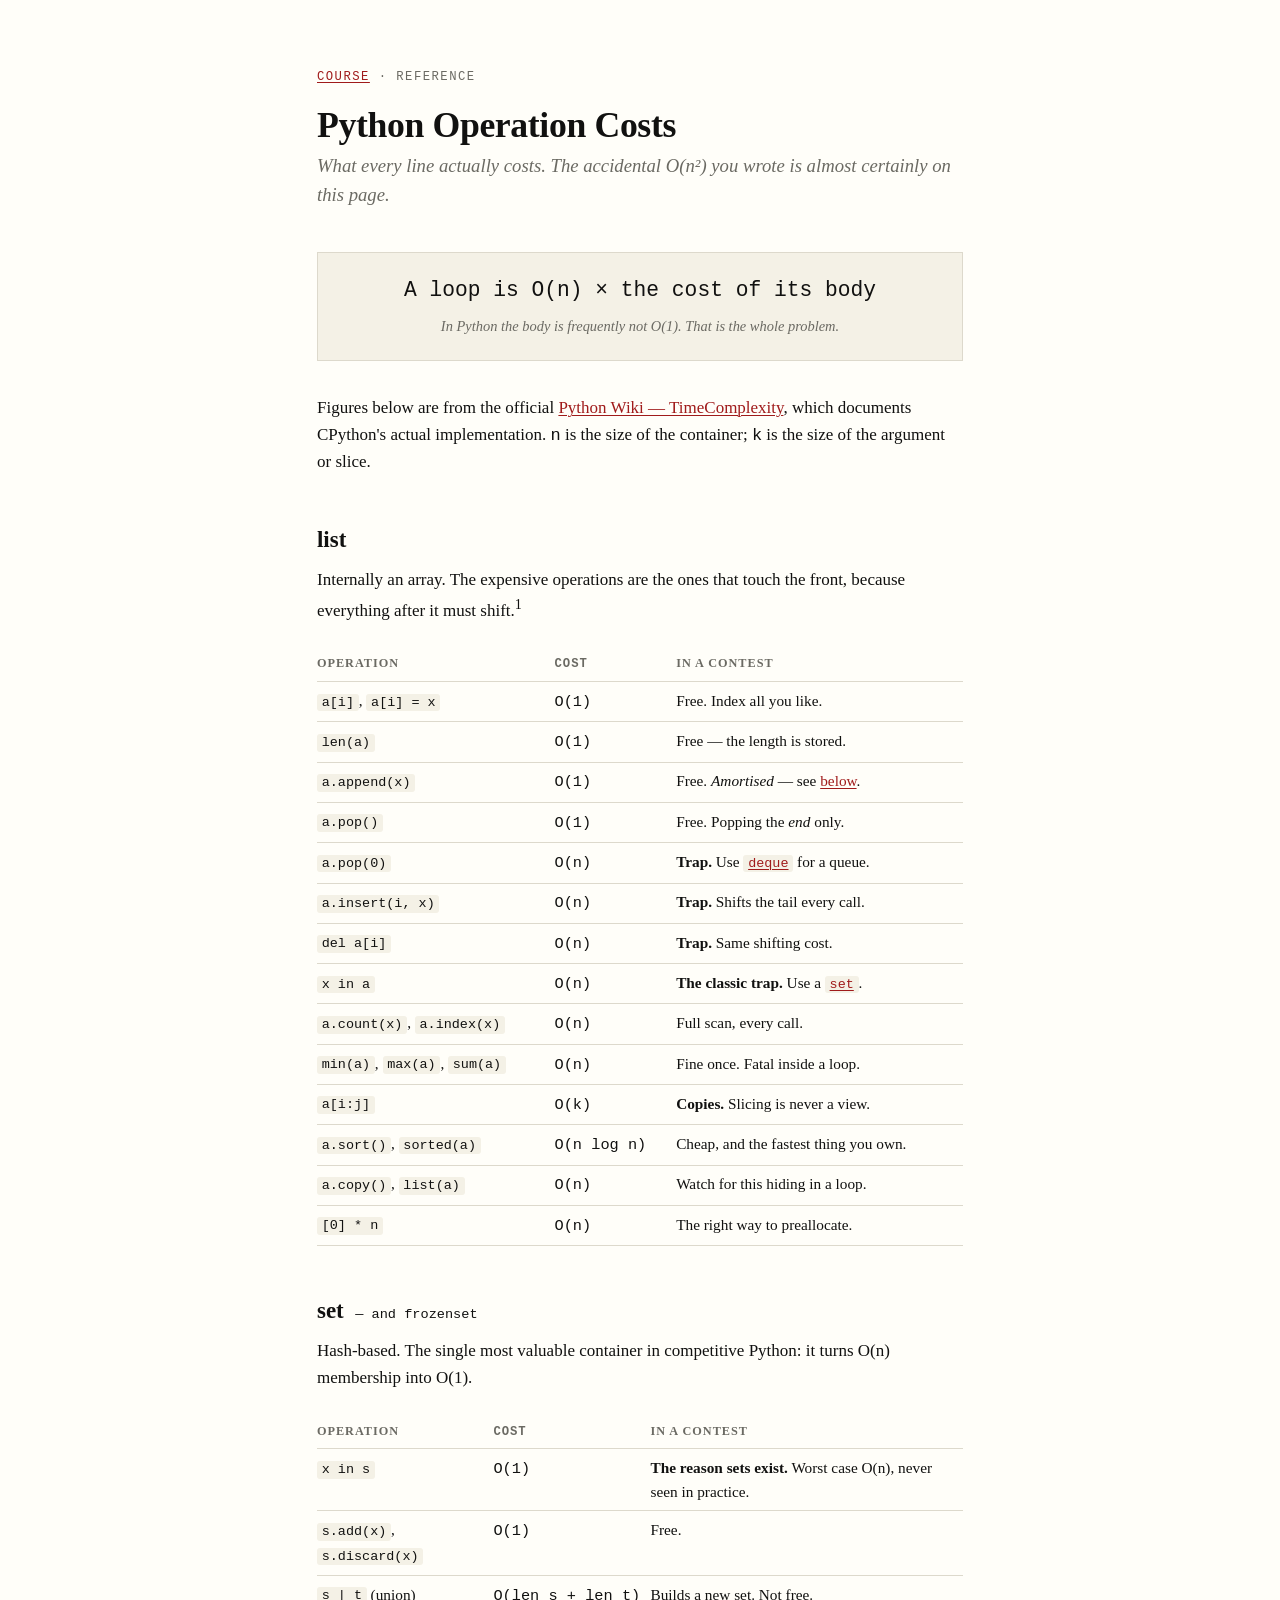
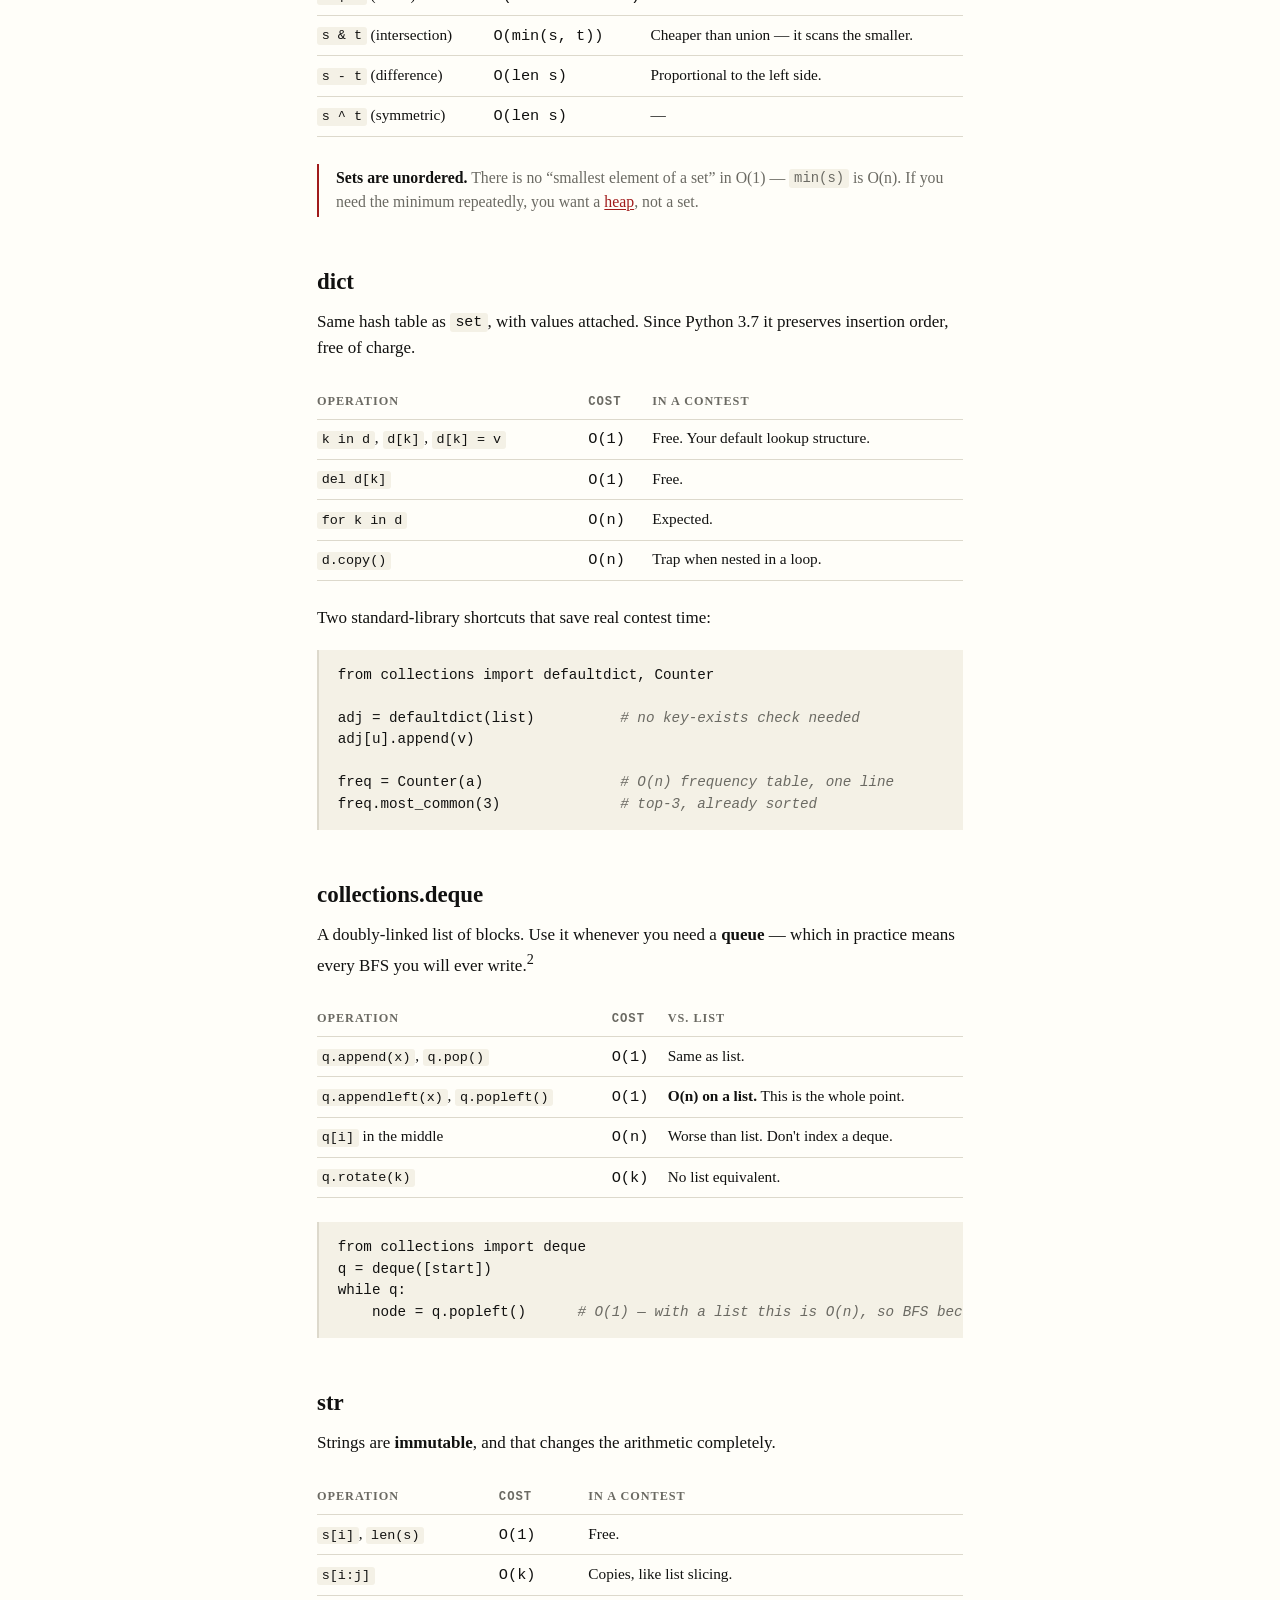
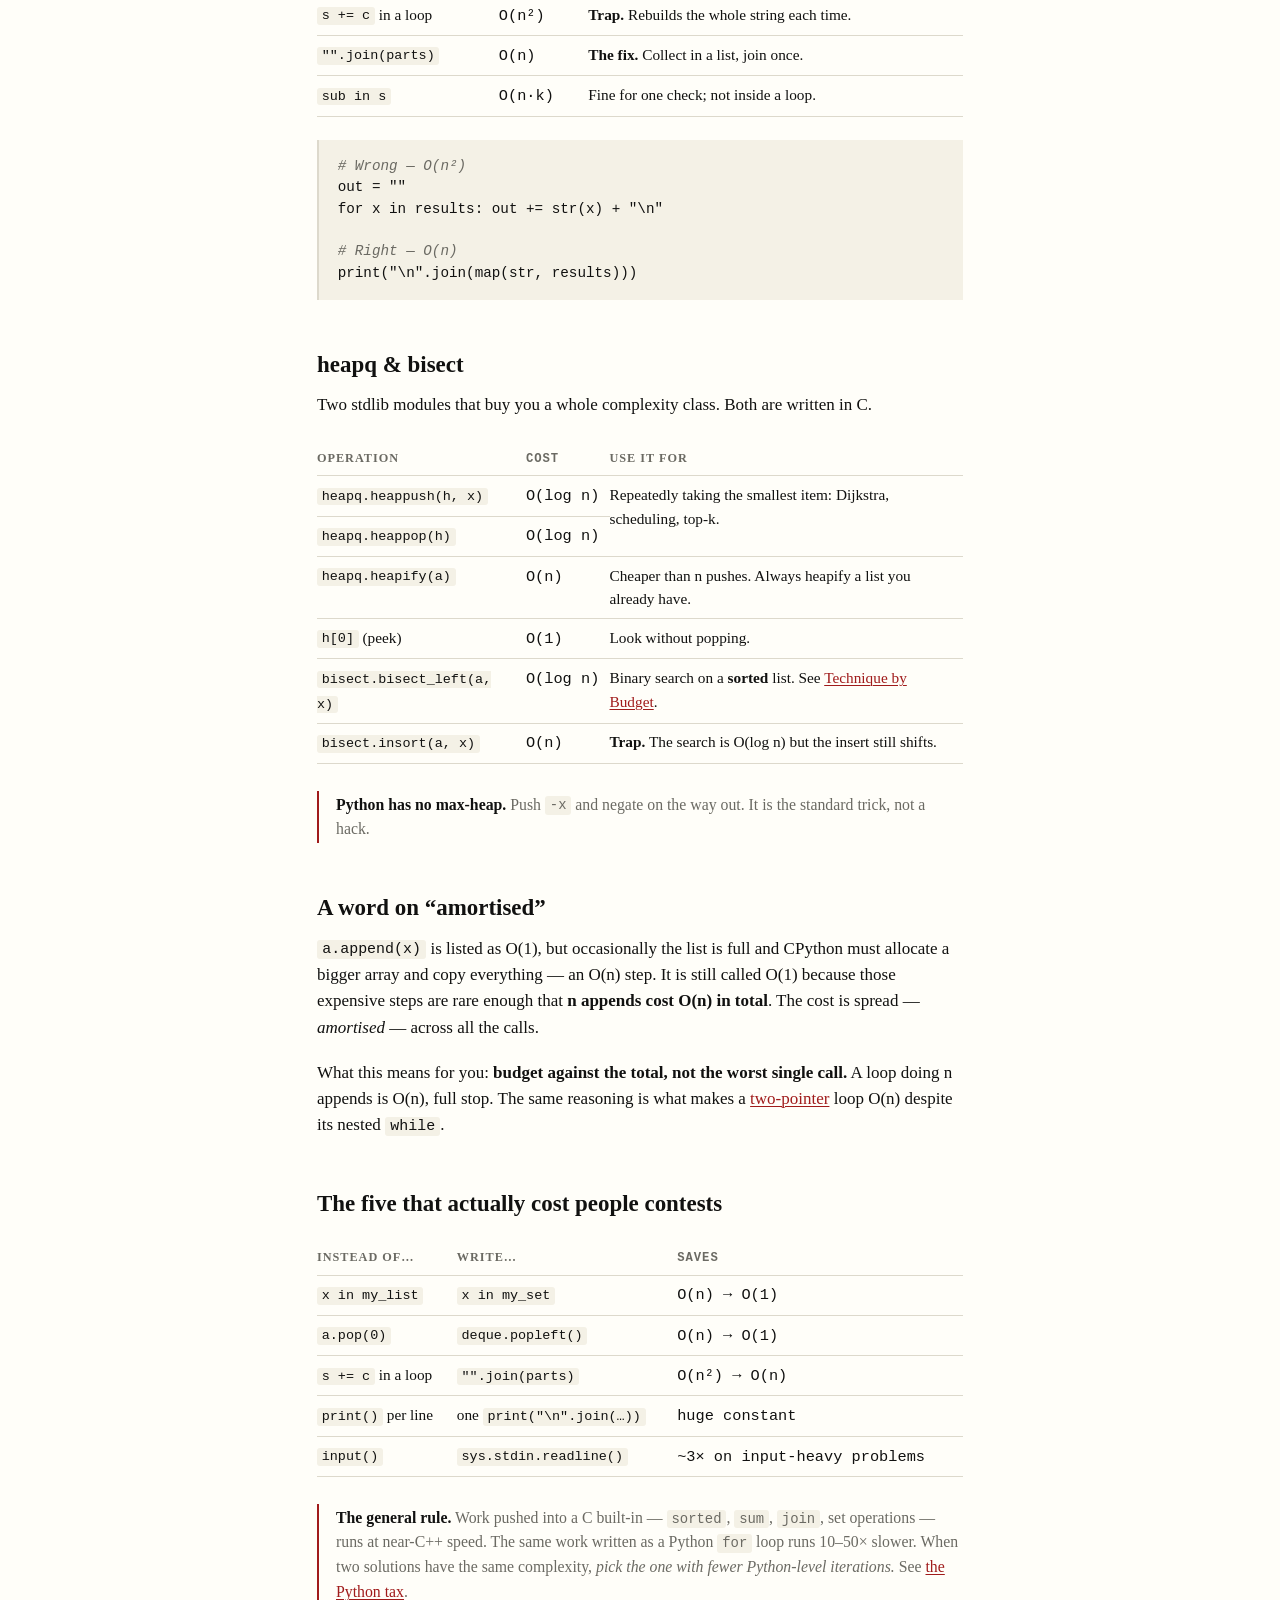
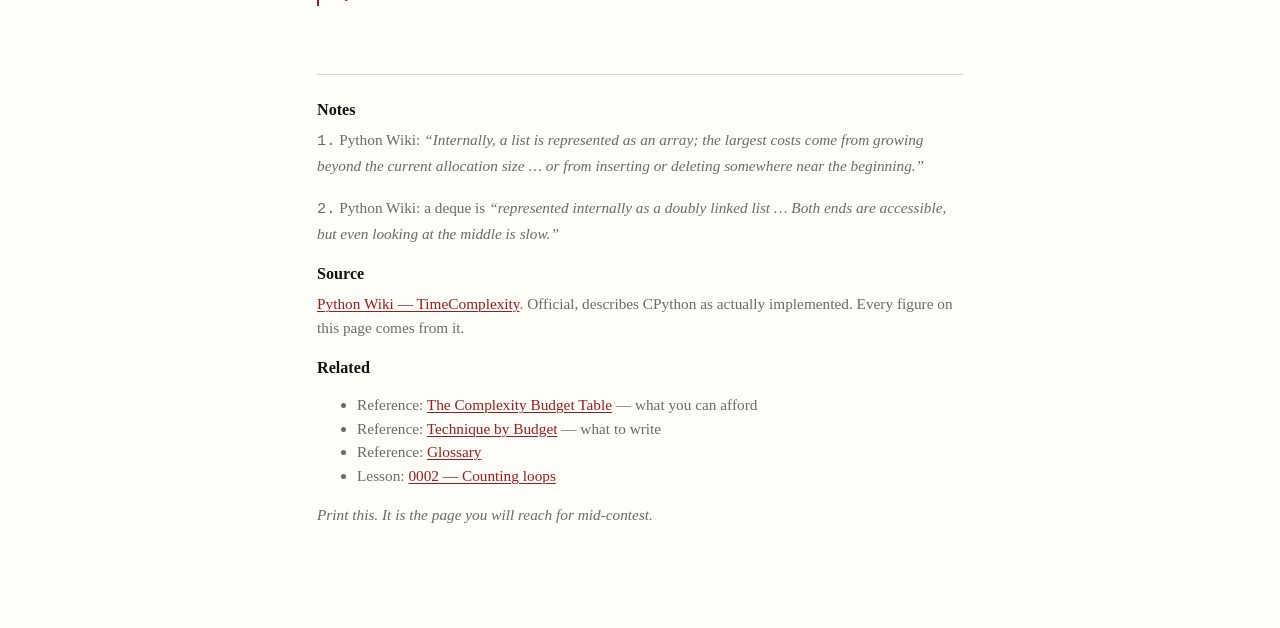
<file: reference/python-costs.html>
<!DOCTYPE html>
<html lang="en">
<head>
<meta charset="utf-8">
<meta name="viewport" content="width=device-width, initial-scale=1">
<title>Reference · Python Operation Costs</title>
<link rel="icon" href="../assets/favicon.svg">
<link rel="stylesheet" href="../assets/lesson.css">
</head>
<body>

<p class="eyebrow"><a href="../index.html">Course</a> · Reference</p>
<h1>Python Operation Costs</h1>
<p class="subtitle">What every line actually costs. The accidental O(n²) you wrote is almost certainly on this page.</p>

<div class="keystone">
  <span class="big">A loop is O(n) × the cost of its body</span>
  <span class="cap">In Python the body is frequently <em>not</em> O(1). That is the whole problem.</span>
</div>

<p>Figures below are from the official <a href="https://wiki.python.org/moin/TimeComplexity">Python Wiki — TimeComplexity</a>, which documents CPython's actual implementation. <span class="mono">n</span> is the size of the container; <span class="mono">k</span> is the size of the argument or slice.</p>

<h2 id="list">list</h2>

<p>Internally an array. The expensive operations are the ones that touch the front, because everything after it must shift.<sup>1</sup></p>

<div class="table-scroll">
<table>
  <thead><tr><th>Operation</th><th class="num">Cost</th><th>In a contest</th></tr></thead>
  <tbody>
    <tr><td><code>a[i]</code>, <code>a[i] = x</code></td><td class="num">O(1)</td><td>Free. Index all you like.</td></tr>
    <tr><td><code>len(a)</code></td><td class="num">O(1)</td><td>Free — the length is stored.</td></tr>
    <tr><td><code>a.append(x)</code></td><td class="num">O(1)</td><td>Free. <em>Amortised</em> — see <a href="#amortised">below</a>.</td></tr>
    <tr><td><code>a.pop()</code></td><td class="num">O(1)</td><td>Free. Popping the <em>end</em> only.</td></tr>
    <tr><td><code>a.pop(0)</code></td><td class="num">O(n)</td><td><strong>Trap.</strong> Use <a href="#deque"><code>deque</code></a> for a queue.</td></tr>
    <tr><td><code>a.insert(i, x)</code></td><td class="num">O(n)</td><td><strong>Trap.</strong> Shifts the tail every call.</td></tr>
    <tr><td><code>del a[i]</code></td><td class="num">O(n)</td><td><strong>Trap.</strong> Same shifting cost.</td></tr>
    <tr><td><code>x in a</code></td><td class="num">O(n)</td><td><strong>The classic trap.</strong> Use a <a href="#set"><code>set</code></a>.</td></tr>
    <tr><td><code>a.count(x)</code>, <code>a.index(x)</code></td><td class="num">O(n)</td><td>Full scan, every call.</td></tr>
    <tr><td><code>min(a)</code>, <code>max(a)</code>, <code>sum(a)</code></td><td class="num">O(n)</td><td>Fine once. Fatal inside a loop.</td></tr>
    <tr><td><code>a[i:j]</code></td><td class="num">O(k)</td><td><strong>Copies.</strong> Slicing is never a view.</td></tr>
    <tr><td><code>a.sort()</code>, <code>sorted(a)</code></td><td class="num">O(n log n)</td><td>Cheap, and the fastest thing you own.</td></tr>
    <tr><td><code>a.copy()</code>, <code>list(a)</code></td><td class="num">O(n)</td><td>Watch for this hiding in a loop.</td></tr>
    <tr><td><code>[0] * n</code></td><td class="num">O(n)</td><td>The right way to preallocate.</td></tr>
  </tbody>
</table>
</div>

<h2 id="set">set &nbsp;<span class="mono" style="font-size:.8rem;font-weight:normal">— and frozenset</span></h2>

<p>Hash-based. The single most valuable container in competitive Python: it turns O(n) membership into O(1).</p>

<div class="table-scroll">
<table>
  <thead><tr><th>Operation</th><th class="num">Cost</th><th>In a contest</th></tr></thead>
  <tbody>
    <tr><td><code>x in s</code></td><td class="num">O(1)</td><td><strong>The reason sets exist.</strong> Worst case O(n), never seen in practice.</td></tr>
    <tr><td><code>s.add(x)</code>, <code>s.discard(x)</code></td><td class="num">O(1)</td><td>Free.</td></tr>
    <tr><td><code>s | t</code> (union)</td><td class="num">O(len s + len t)</td><td>Builds a new set. Not free.</td></tr>
    <tr><td><code>s &amp; t</code> (intersection)</td><td class="num">O(min(s, t))</td><td>Cheaper than union — it scans the smaller.</td></tr>
    <tr><td><code>s - t</code> (difference)</td><td class="num">O(len s)</td><td>Proportional to the left side.</td></tr>
    <tr><td><code>s ^ t</code> (symmetric)</td><td class="num">O(len s)</td><td>—</td></tr>
  </tbody>
</table>
</div>

<p class="note">
<strong>Sets are unordered.</strong> There is no “smallest element of a set” in O(1) — <code>min(s)</code> is O(n). If you need the minimum repeatedly, you want a <a href="#heapq">heap</a>, not a set.
</p>

<h2 id="dict">dict</h2>

<p>Same hash table as <code>set</code>, with values attached. Since Python 3.7 it preserves insertion order, free of charge.</p>

<div class="table-scroll">
<table>
  <thead><tr><th>Operation</th><th class="num">Cost</th><th>In a contest</th></tr></thead>
  <tbody>
    <tr><td><code>k in d</code>, <code>d[k]</code>, <code>d[k] = v</code></td><td class="num">O(1)</td><td>Free. Your default lookup structure.</td></tr>
    <tr><td><code>del d[k]</code></td><td class="num">O(1)</td><td>Free.</td></tr>
    <tr><td><code>for k in d</code></td><td class="num">O(n)</td><td>Expected.</td></tr>
    <tr><td><code>d.copy()</code></td><td class="num">O(n)</td><td>Trap when nested in a loop.</td></tr>
  </tbody>
</table>
</div>

<p>Two standard-library shortcuts that save real contest time:</p>

<pre><code>from collections import defaultdict, Counter

adj = defaultdict(list)          <span class="cmt"># no key-exists check needed</span>
adj[u].append(v)

freq = Counter(a)                <span class="cmt"># O(n) frequency table, one line</span>
freq.most_common(3)              <span class="cmt"># top-3, already sorted</span></code></pre>

<h2 id="deque">collections.deque</h2>

<p>A doubly-linked list of blocks. Use it whenever you need a <strong>queue</strong> — which in practice means every BFS you will ever write.<sup>2</sup></p>

<div class="table-scroll">
<table>
  <thead><tr><th>Operation</th><th class="num">Cost</th><th>vs. list</th></tr></thead>
  <tbody>
    <tr><td><code>q.append(x)</code>, <code>q.pop()</code></td><td class="num">O(1)</td><td>Same as list.</td></tr>
    <tr><td><code>q.appendleft(x)</code>, <code>q.popleft()</code></td><td class="num">O(1)</td><td><strong>O(n) on a list.</strong> This is the whole point.</td></tr>
    <tr><td><code>q[i]</code> in the middle</td><td class="num">O(n)</td><td>Worse than list. Don't index a deque.</td></tr>
    <tr><td><code>q.rotate(k)</code></td><td class="num">O(k)</td><td>No list equivalent.</td></tr>
  </tbody>
</table>
</div>

<pre><code>from collections import deque
q = deque([start])
while q:
    node = q.popleft()      <span class="cmt"># O(1) — with a list this is O(n), so BFS becomes O(n²)</span></code></pre>

<h2 id="strings">str</h2>

<p>Strings are <strong>immutable</strong>, and that changes the arithmetic completely.</p>

<div class="table-scroll">
<table>
  <thead><tr><th>Operation</th><th class="num">Cost</th><th>In a contest</th></tr></thead>
  <tbody>
    <tr><td><code>s[i]</code>, <code>len(s)</code></td><td class="num">O(1)</td><td>Free.</td></tr>
    <tr><td><code>s[i:j]</code></td><td class="num">O(k)</td><td>Copies, like list slicing.</td></tr>
    <tr><td><code>s += c</code> in a loop</td><td class="num">O(n²)</td><td><strong>Trap.</strong> Rebuilds the whole string each time.</td></tr>
    <tr><td><code>"".join(parts)</code></td><td class="num">O(n)</td><td><strong>The fix.</strong> Collect in a list, join once.</td></tr>
    <tr><td><code>sub in s</code></td><td class="num">O(n·k)</td><td>Fine for one check; not inside a loop.</td></tr>
  </tbody>
</table>
</div>

<pre><code><span class="cmt"># Wrong — O(n²)</span>
out = ""
for x in results: out += str(x) + "\n"

<span class="cmt"># Right — O(n)</span>
print("\n".join(map(str, results)))</code></pre>

<h2 id="heapq">heapq &amp; bisect</h2>

<p>Two stdlib modules that buy you a whole complexity class. Both are written in C.</p>

<div class="table-scroll">
<table>
  <thead><tr><th>Operation</th><th class="num">Cost</th><th>Use it for</th></tr></thead>
  <tbody>
    <tr><td><code>heapq.heappush(h, x)</code></td><td class="num">O(log n)</td><td rowspan="2">Repeatedly taking the smallest item: Dijkstra, scheduling, top-k.</td></tr>
    <tr><td><code>heapq.heappop(h)</code></td><td class="num">O(log n)</td></tr>
    <tr><td><code>heapq.heapify(a)</code></td><td class="num">O(n)</td><td>Cheaper than n pushes. Always heapify a list you already have.</td></tr>
    <tr><td><code>h[0]</code> (peek)</td><td class="num">O(1)</td><td>Look without popping.</td></tr>
    <tr><td><code>bisect.bisect_left(a, x)</code></td><td class="num">O(log n)</td><td>Binary search on a <strong>sorted</strong> list. See <a href="technique-by-budget.html">Technique by Budget</a>.</td></tr>
    <tr><td><code>bisect.insort(a, x)</code></td><td class="num">O(n)</td><td><strong>Trap.</strong> The search is O(log n) but the insert still shifts.</td></tr>
  </tbody>
</table>
</div>

<p class="note">
<strong>Python has no max-heap.</strong> Push <code>-x</code> and negate on the way out. It is the standard trick, not a hack.
</p>

<h2 id="amortised">A word on “amortised”</h2>

<p><code>a.append(x)</code> is listed as O(1), but occasionally the list is full and CPython must allocate a bigger array and copy everything — an O(n) step. It is still called O(1) because those expensive steps are rare enough that <strong>n appends cost O(n) in total</strong>. The cost is spread — <em>amortised</em> — across all the calls.</p>

<p>What this means for you: <strong>budget against the total, not the worst single call.</strong> A loop doing n appends is O(n), full stop. The same reasoning is what makes a <a href="../lessons/0004-two-pointers.html">two-pointer</a> loop O(n) despite its nested <code>while</code>.</p>

<h2>The five that actually cost people contests</h2>

<div class="table-scroll">
<table>
  <thead><tr><th>Instead of…</th><th>Write…</th><th class="num">Saves</th></tr></thead>
  <tbody>
    <tr><td><code>x in my_list</code></td><td><code>x in my_set</code></td><td class="num">O(n) → O(1)</td></tr>
    <tr><td><code>a.pop(0)</code></td><td><code>deque.popleft()</code></td><td class="num">O(n) → O(1)</td></tr>
    <tr><td><code>s += c</code> in a loop</td><td><code>"".join(parts)</code></td><td class="num">O(n²) → O(n)</td></tr>
    <tr><td><code>print()</code> per line</td><td>one <code>print("\n".join(…))</code></td><td class="num">huge constant</td></tr>
    <tr><td><code>input()</code></td><td><code>sys.stdin.readline()</code></td><td class="num">~3× on input-heavy problems</td></tr>
  </tbody>
</table>
</div>

<p class="note">
<strong>The general rule.</strong> Work pushed into a C built-in — <code>sorted</code>, <code>sum</code>, <code>join</code>, set operations — runs at near-C++ speed. The same work written as a Python <code>for</code> loop runs 10–50× slower. When two solutions have the same complexity, <em>pick the one with fewer Python-level iterations.</em> See <a href="complexity-budget.html#the-python-tax">the Python tax</a>.
</p>

<div class="footer">
  <h3>Notes</h3>
  <p><span class="mono">1.</span> Python Wiki: <em>“Internally, a list is represented as an array; the largest costs come from growing beyond the current allocation size … or from inserting or deleting somewhere near the beginning.”</em></p>
  <p><span class="mono">2.</span> Python Wiki: a deque is <em>“represented internally as a doubly linked list … Both ends are accessible, but even looking at the middle is slow.”</em></p>

  <h3>Source</h3>
  <p><a href="https://wiki.python.org/moin/TimeComplexity">Python Wiki — TimeComplexity</a>. Official, describes CPython as actually implemented. Every figure on this page comes from it.</p>

  <h3>Related</h3>
  <ul>
    <li>Reference: <a href="complexity-budget.html">The Complexity Budget Table</a> — what you can afford</li>
    <li>Reference: <a href="technique-by-budget.html">Technique by Budget</a> — what to write</li>
    <li>Reference: <a href="glossary.html">Glossary</a></li>
    <li>Lesson: <a href="../lessons/0002-counting-loops.html">0002 — Counting loops</a></li>
  </ul>
  <p class="noprint"><em>Print this. It is the page you will reach for mid-contest.</em></p>
</div>

</body>
</html>
</file>
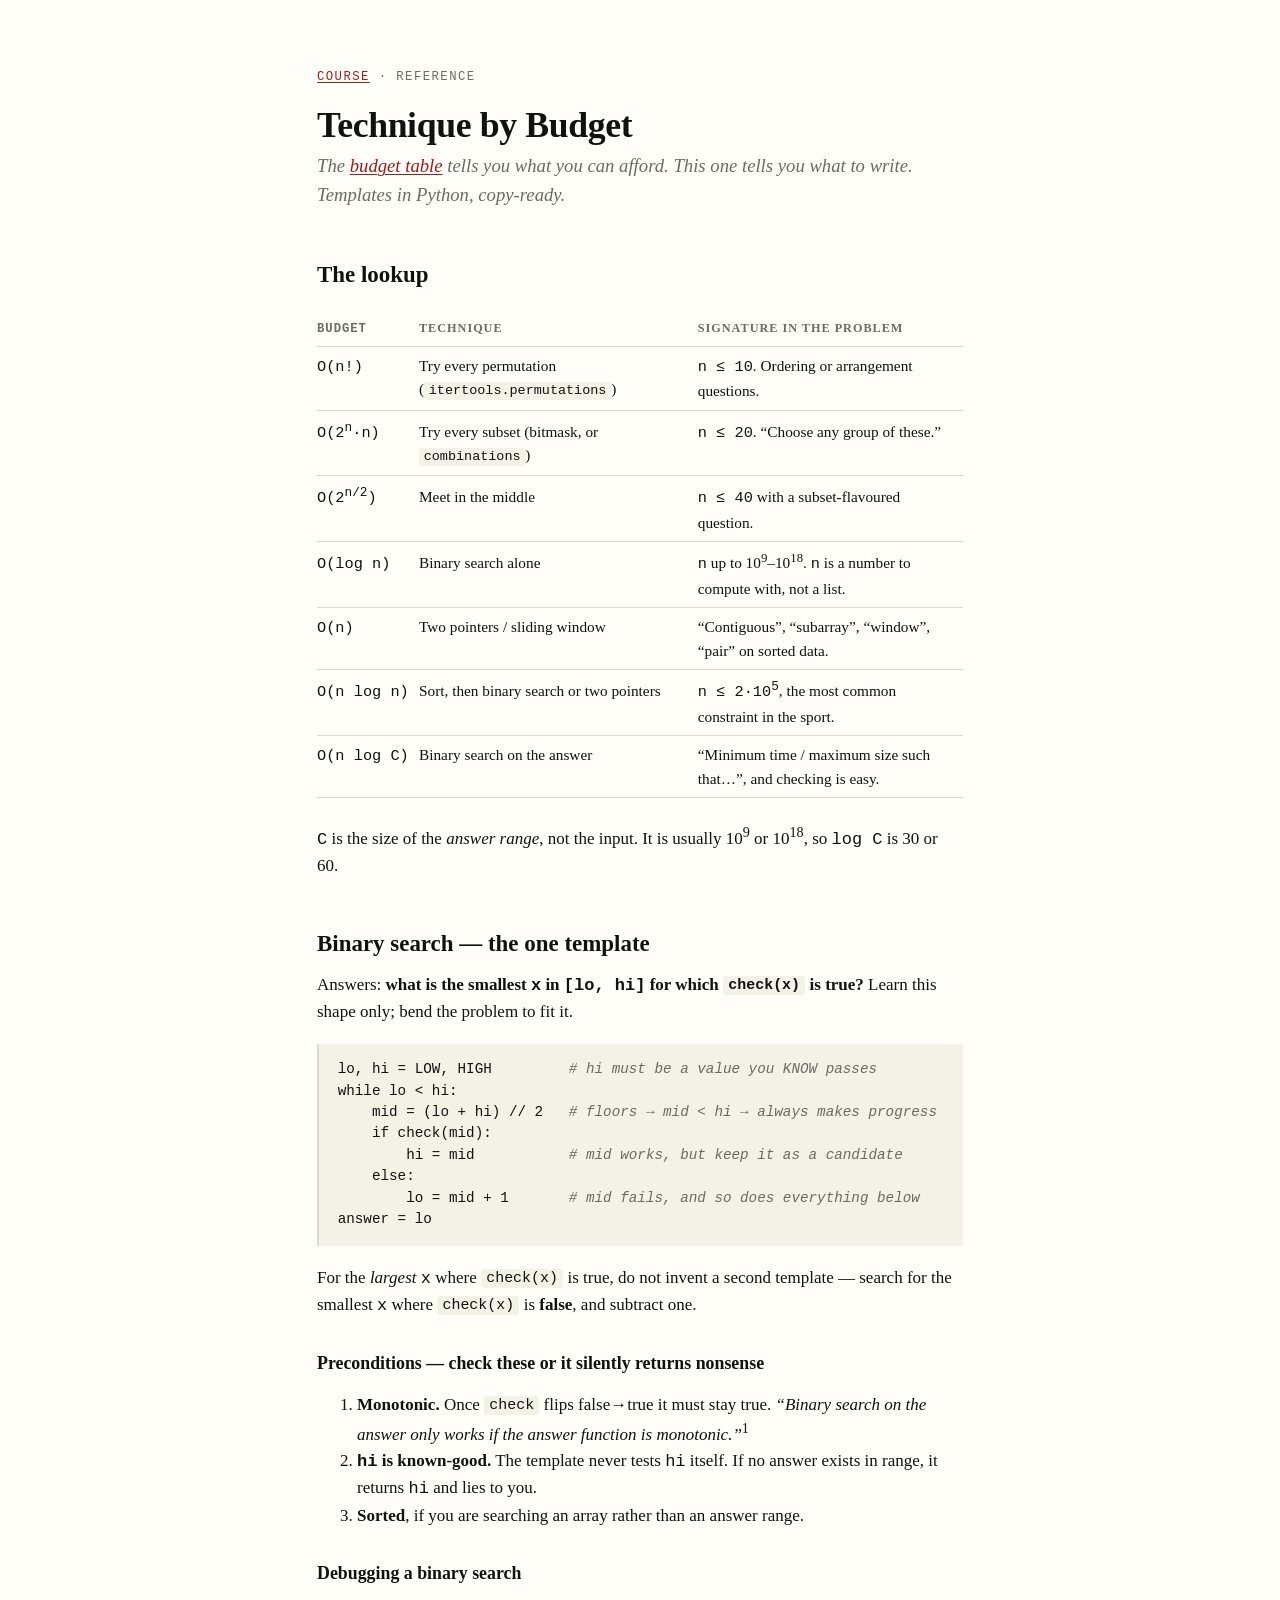
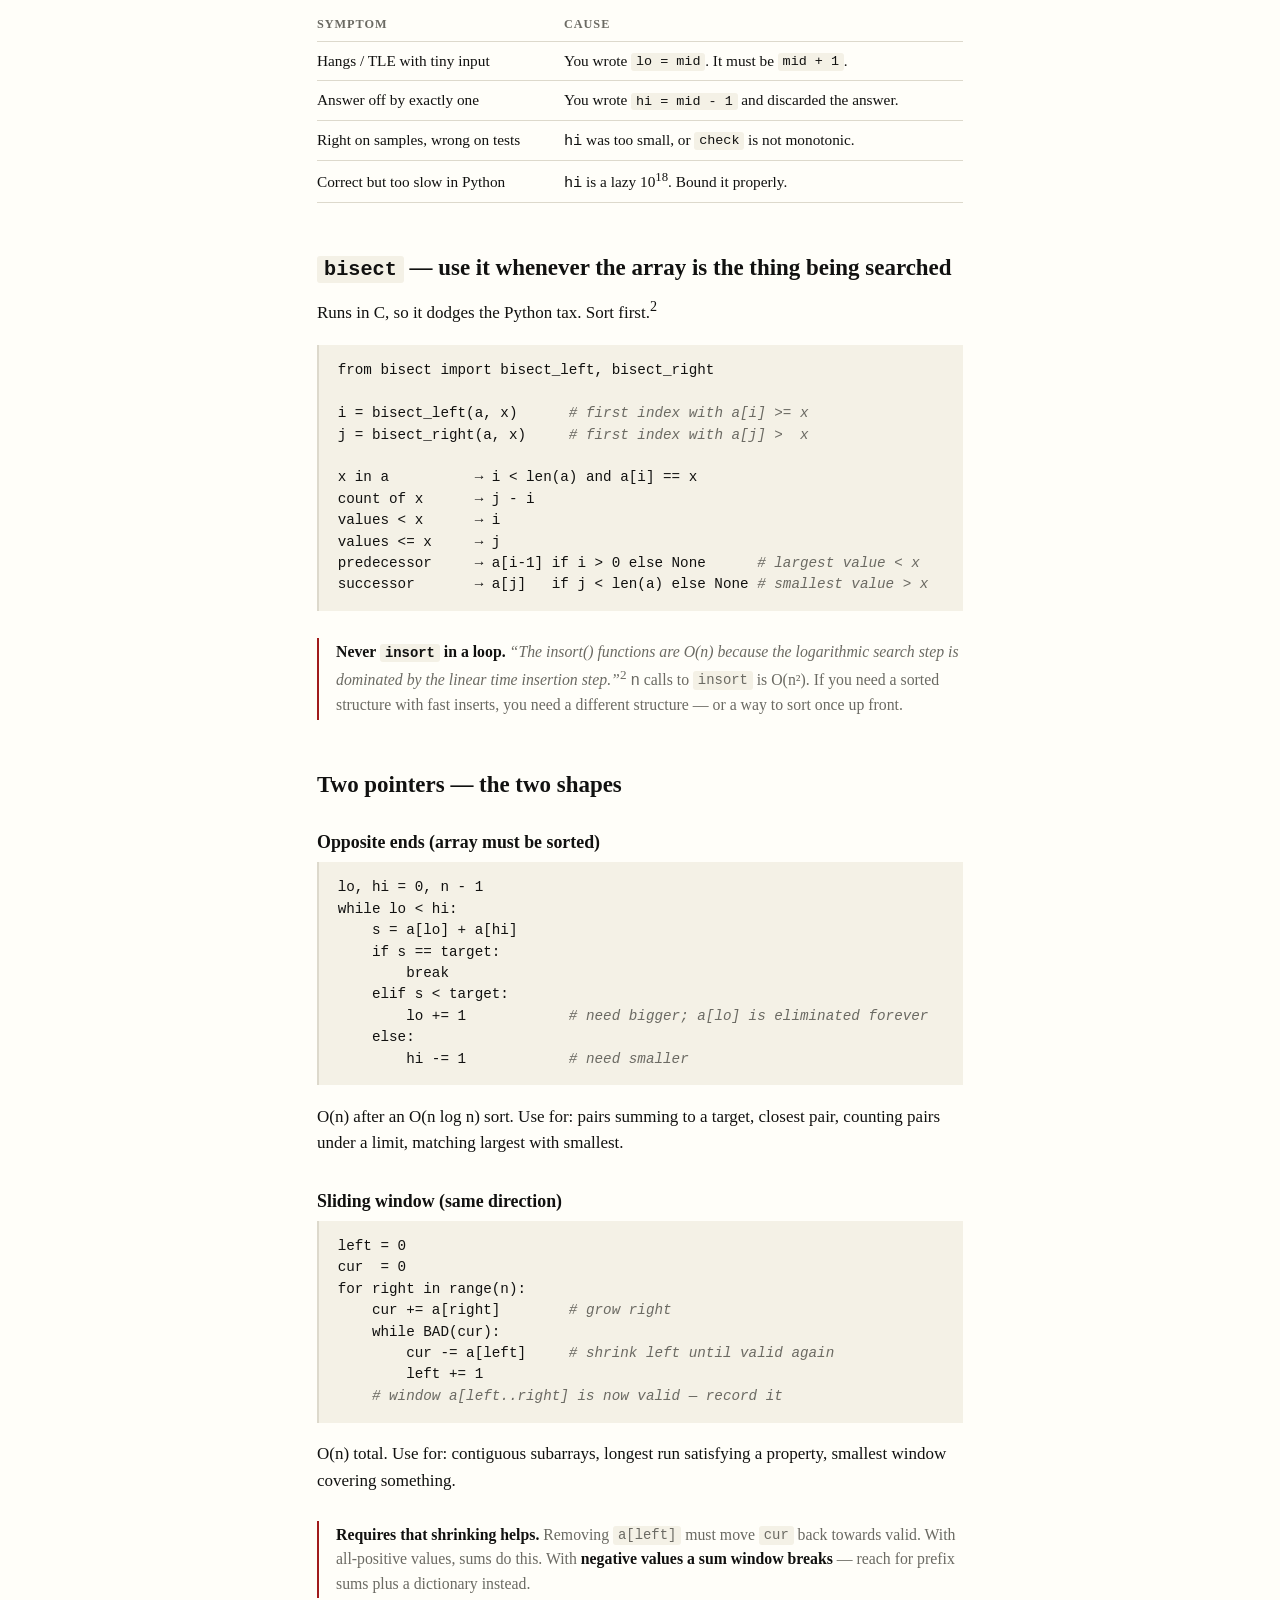
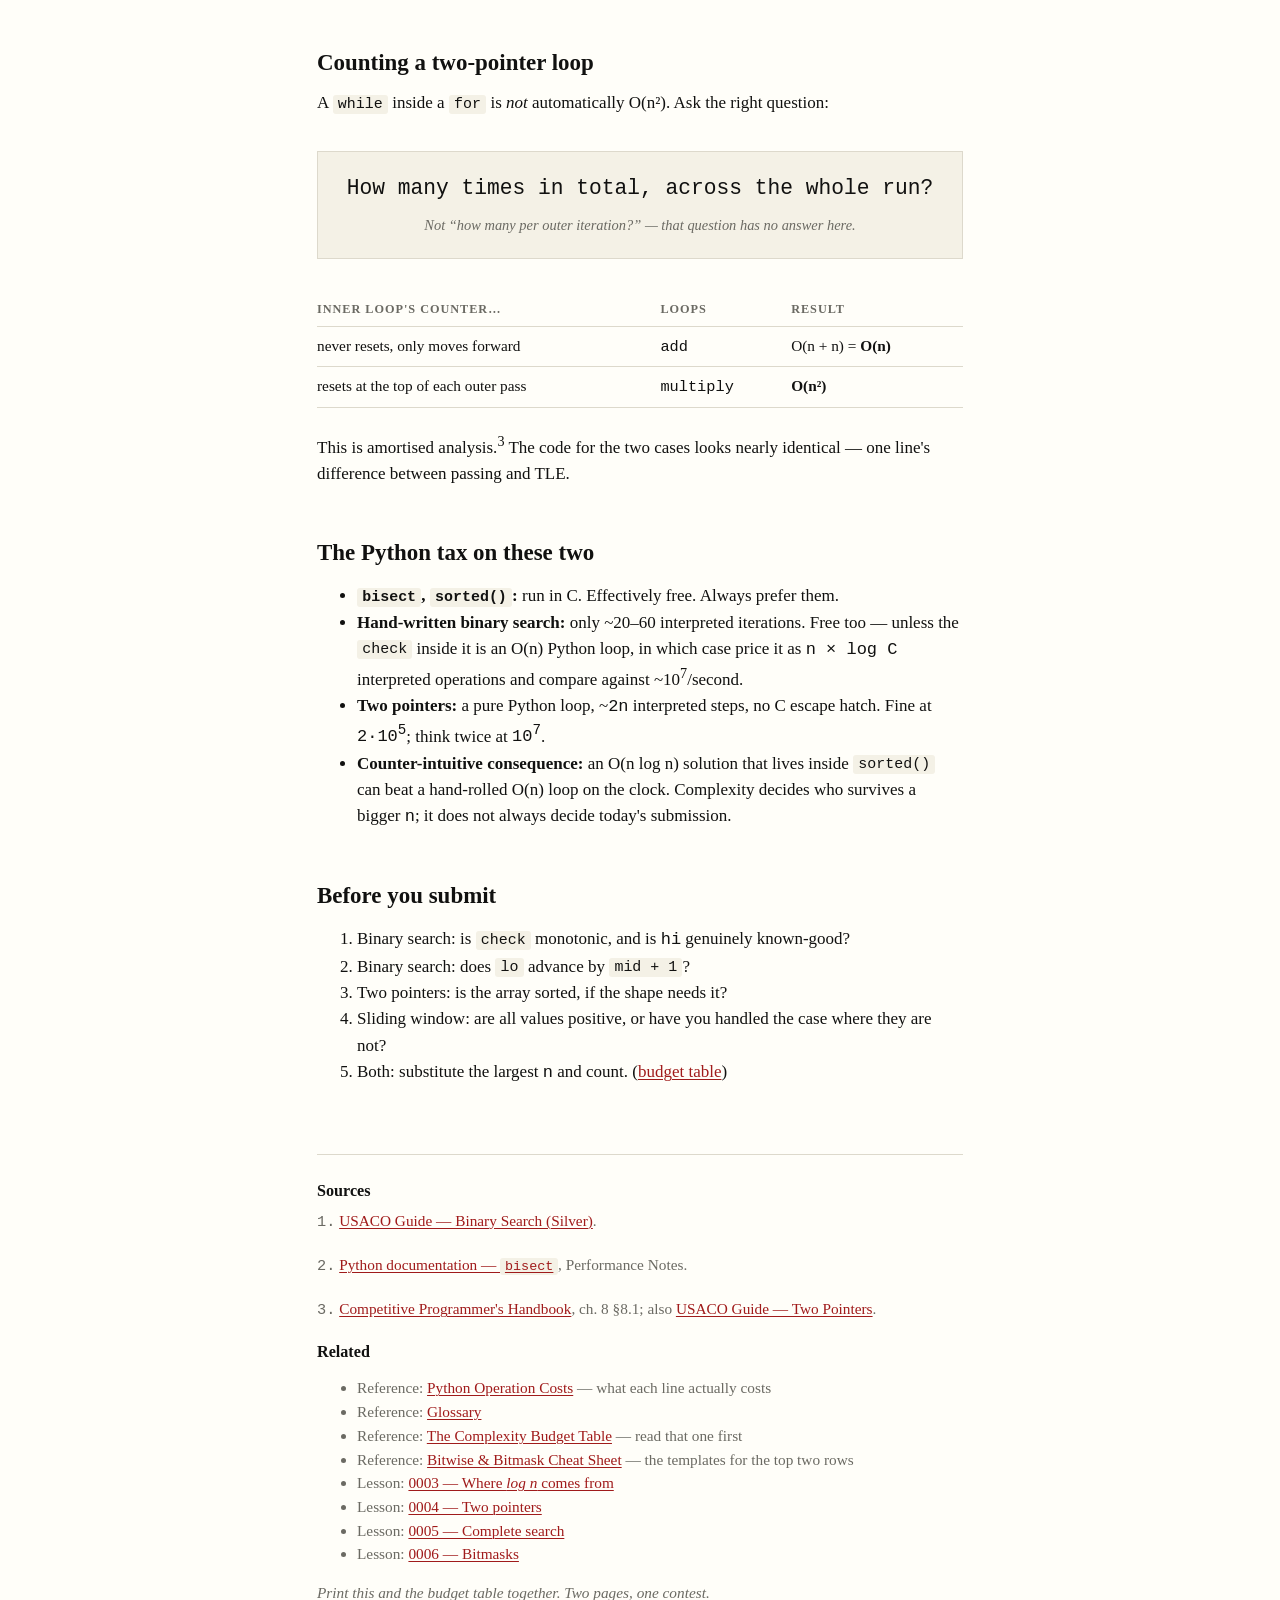
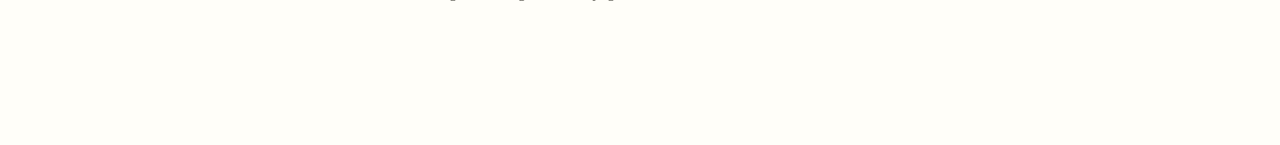
<file: reference/technique-by-budget.html>
<!DOCTYPE html>
<html lang="en">
<head>
<meta charset="utf-8">
<meta name="viewport" content="width=device-width, initial-scale=1">
<title>Reference · Technique by Budget</title>
<link rel="icon" href="../assets/favicon.svg">
<link rel="stylesheet" href="../assets/lesson.css">
</head>
<body>

<p class="eyebrow"><a href="../index.html">Course</a> · Reference</p>
<h1>Technique by Budget</h1>
<p class="subtitle">The <a href="complexity-budget.html">budget table</a> tells you what you can afford. This one tells you what to write. Templates in Python, copy-ready.</p>

<h2>The lookup</h2>

<div class="table-scroll">
<table>
  <thead><tr><th class="num">Budget</th><th>Technique</th><th>Signature in the problem</th></tr></thead>
  <tbody>
    <tr><td class="num">O(n!)</td><td>Try every permutation (<code>itertools.permutations</code>)</td><td><span class="mono">n ≤ 10</span>. Ordering or arrangement questions.</td></tr>
    <tr><td class="num">O(2<sup>n</sup>·n)</td><td>Try every subset (bitmask, or <code>combinations</code>)</td><td><span class="mono">n ≤ 20</span>. “Choose any group of these.”</td></tr>
    <tr><td class="num">O(2<sup>n/2</sup>)</td><td>Meet in the middle</td><td><span class="mono">n ≤ 40</span> with a subset-flavoured question.</td></tr>
    <tr><td class="num">O(log n)</td><td>Binary search alone</td><td><span class="mono">n</span> up to 10<sup>9</sup>–10<sup>18</sup>. <span class="mono">n</span> is a number to compute with, not a list.</td></tr>
    <tr><td class="num">O(n)</td><td>Two pointers / sliding window</td><td>“Contiguous”, “subarray”, “window”, “pair” on sorted data.</td></tr>
    <tr><td class="num">O(n log n)</td><td>Sort, then binary search or two pointers</td><td><span class="mono">n ≤ 2·10<sup>5</sup></span>, the most common constraint in the sport.</td></tr>
    <tr><td class="num">O(n log C)</td><td>Binary search on the answer</td><td>“Minimum time / maximum size such that…”, and checking is easy.</td></tr>
  </tbody>
</table>
</div>

<p><span class="mono">C</span> is the size of the <em>answer range</em>, not the input. It is usually 10<sup>9</sup> or 10<sup>18</sup>, so <span class="mono">log C</span> is 30 or 60.</p>

<h2>Binary search — the one template</h2>

<p>Answers: <strong>what is the smallest <span class="mono">x</span> in <span class="mono">[lo, hi]</span> for which <code>check(x)</code> is true?</strong> Learn this shape only; bend the problem to fit it.</p>

<pre><code>lo, hi = LOW, HIGH         <span class="cmt"># hi must be a value you KNOW passes</span>
while lo &lt; hi:
    mid = (lo + hi) // 2   <span class="cmt"># floors → mid &lt; hi → always makes progress</span>
    if check(mid):
        hi = mid           <span class="cmt"># mid works, but keep it as a candidate</span>
    else:
        lo = mid + 1       <span class="cmt"># mid fails, and so does everything below</span>
answer = lo</code></pre>

<p>For the <em>largest</em> <span class="mono">x</span> where <code>check(x)</code> is true, do not invent a second template — search for the smallest <span class="mono">x</span> where <code>check(x)</code> is <strong>false</strong>, and subtract one.</p>

<h3>Preconditions — check these or it silently returns nonsense</h3>

<ol>
  <li><strong>Monotonic.</strong> Once <code>check</code> flips false→true it must stay true. <em>“Binary search on the answer only works if the answer function is monotonic.”</em><sup>1</sup></li>
  <li><strong><span class="mono">hi</span> is known-good.</strong> The template never tests <span class="mono">hi</span> itself. If no answer exists in range, it returns <span class="mono">hi</span> and lies to you.</li>
  <li><strong>Sorted</strong>, if you are searching an array rather than an answer range.</li>
</ol>

<h3>Debugging a binary search</h3>

<div class="table-scroll">
<table>
  <thead><tr><th>Symptom</th><th>Cause</th></tr></thead>
  <tbody>
    <tr><td>Hangs / TLE with tiny input</td><td>You wrote <code>lo = mid</code>. It must be <code>mid + 1</code>.</td></tr>
    <tr><td>Answer off by exactly one</td><td>You wrote <code>hi = mid - 1</code> and discarded the answer.</td></tr>
    <tr><td>Right on samples, wrong on tests</td><td><span class="mono">hi</span> was too small, or <code>check</code> is not monotonic.</td></tr>
    <tr><td>Correct but too slow in Python</td><td><span class="mono">hi</span> is a lazy 10<sup>18</sup>. Bound it properly.</td></tr>
  </tbody>
</table>
</div>

<h2><code>bisect</code> — use it whenever the array is the thing being searched</h2>

<p>Runs in C, so it dodges the Python tax. Sort first.<sup>2</sup></p>

<pre><code>from bisect import bisect_left, bisect_right

i = bisect_left(a, x)      <span class="cmt"># first index with a[i] &gt;= x</span>
j = bisect_right(a, x)     <span class="cmt"># first index with a[j] &gt;  x</span>

x in a          → i &lt; len(a) and a[i] == x
count of x      → j - i
values &lt; x      → i
values &lt;= x     → j
predecessor     → a[i-1] if i &gt; 0 else None      <span class="cmt"># largest value &lt; x</span>
successor       → a[j]   if j &lt; len(a) else None <span class="cmt"># smallest value &gt; x</span></code></pre>

<p class="note">
<strong>Never <code>insort</code> in a loop.</strong> <em>“The insort() functions are O(n) because the logarithmic search step is dominated by the linear time insertion step.”</em><sup>2</sup> <span class="mono">n</span> calls to <code>insort</code> is O(n²). If you need a sorted structure with fast inserts, you need a different structure — or a way to sort once up front.
</p>

<h2>Two pointers — the two shapes</h2>

<h3>Opposite ends (array must be sorted)</h3>

<pre><code>lo, hi = 0, n - 1
while lo &lt; hi:
    s = a[lo] + a[hi]
    if s == target:
        break
    elif s &lt; target:
        lo += 1            <span class="cmt"># need bigger; a[lo] is eliminated forever</span>
    else:
        hi -= 1            <span class="cmt"># need smaller</span></code></pre>

<p>O(n) after an O(n log n) sort. Use for: pairs summing to a target, closest pair, counting pairs under a limit, matching largest with smallest.</p>

<h3>Sliding window (same direction)</h3>

<pre><code>left = 0
cur  = 0
for right in range(n):
    cur += a[right]        <span class="cmt"># grow right</span>
    while BAD(cur):
        cur -= a[left]     <span class="cmt"># shrink left until valid again</span>
        left += 1
    <span class="cmt"># window a[left..right] is now valid — record it</span></code></pre>

<p>O(n) total. Use for: contiguous subarrays, longest run satisfying a property, smallest window covering something.</p>

<p class="note">
<strong>Requires that shrinking helps.</strong> Removing <code>a[left]</code> must move <code>cur</code> back towards valid. With all-positive values, sums do this. With <strong>negative values a sum window breaks</strong> — reach for prefix sums plus a dictionary instead.
</p>

<h2>Counting a two-pointer loop</h2>

<p>A <code>while</code> inside a <code>for</code> is <em>not</em> automatically O(n²). Ask the right question:</p>

<div class="keystone">
  <span class="big">How many times in total, across the whole run?</span>
  <span class="cap">Not “how many per outer iteration?” — that question has no answer here.</span>
</div>

<div class="table-scroll">
<table>
  <thead><tr><th>Inner loop's counter…</th><th>Loops</th><th>Result</th></tr></thead>
  <tbody>
    <tr><td>never resets, only moves forward</td><td class="num">add</td><td>O(n + n) = <strong>O(n)</strong></td></tr>
    <tr><td>resets at the top of each outer pass</td><td class="num">multiply</td><td><strong>O(n²)</strong></td></tr>
  </tbody>
</table>
</div>

<p>This is amortised analysis.<sup>3</sup> The code for the two cases looks nearly identical — one line's difference between passing and TLE.</p>

<h2>The Python tax on these two</h2>

<ul>
  <li><strong><code>bisect</code>, <code>sorted()</code>:</strong> run in C. Effectively free. Always prefer them.</li>
  <li><strong>Hand-written binary search:</strong> only ~20–60 interpreted iterations. Free too — unless the <code>check</code> inside it is an O(n) Python loop, in which case price it as <span class="mono">n × log C</span> interpreted operations and compare against ~10<sup>7</sup>/second.</li>
  <li><strong>Two pointers:</strong> a pure Python loop, ~<span class="mono">2n</span> interpreted steps, no C escape hatch. Fine at <span class="mono">2·10<sup>5</sup></span>; think twice at <span class="mono">10<sup>7</sup></span>.</li>
  <li><strong>Counter-intuitive consequence:</strong> an O(n log n) solution that lives inside <code>sorted()</code> can beat a hand-rolled O(n) loop on the clock. Complexity decides who survives a bigger <span class="mono">n</span>; it does not always decide today's submission.</li>
</ul>

<h2>Before you submit</h2>

<ol>
  <li>Binary search: is <code>check</code> monotonic, and is <span class="mono">hi</span> genuinely known-good?</li>
  <li>Binary search: does <code>lo</code> advance by <code>mid + 1</code>?</li>
  <li>Two pointers: is the array sorted, if the shape needs it?</li>
  <li>Sliding window: are all values positive, or have you handled the case where they are not?</li>
  <li>Both: substitute the largest <span class="mono">n</span> and count. (<a href="complexity-budget.html">budget table</a>)</li>
</ol>

<div class="footer">
  <h3>Sources</h3>
  <p><span class="mono">1.</span> <a href="https://usaco.guide/silver/binary-search">USACO Guide — Binary Search (Silver)</a>.</p>
  <p><span class="mono">2.</span> <a href="https://docs.python.org/3/library/bisect.html">Python documentation — <code>bisect</code></a>, Performance Notes.</p>
  <p><span class="mono">3.</span> <a href="https://cses.fi/book/book.pdf">Competitive Programmer's Handbook</a>, ch. 8 §8.1; also <a href="https://usaco.guide/silver/two-pointers">USACO Guide — Two Pointers</a>.</p>

  <h3>Related</h3>
  <ul>
    <li>Reference: <a href="python-costs.html">Python Operation Costs</a> — what each line actually costs</li>
    <li>Reference: <a href="glossary.html">Glossary</a></li>
    <li>Reference: <a href="complexity-budget.html">The Complexity Budget Table</a> — read that one first</li>
    <li>Reference: <a href="bitwise-cheatsheet.html">Bitwise &amp; Bitmask Cheat Sheet</a> — the templates for the top two rows</li>
    <li>Lesson: <a href="../lessons/0003-where-log-n-comes-from.html">0003 — Where <em>log n</em> comes from</a></li>
    <li>Lesson: <a href="../lessons/0004-two-pointers.html">0004 — Two pointers</a></li>
    <li>Lesson: <a href="../lessons/0005-complete-search.html">0005 — Complete search</a></li>
    <li>Lesson: <a href="../lessons/0006-bitmasks.html">0006 — Bitmasks</a></li>
  </ul>
  <p class="noprint"><em>Print this and the budget table together. Two pages, one contest.</em></p>
</div>

</body>
</html>
</file>
<file: assets/lesson.css>
/* Shared stylesheet for the competitive-programming teaching workspace.
   Every lesson and reference doc links this. Tufte-influenced: one column,
   generous measure, sidenotes, restrained colour. Prints cleanly. */

:root {
  --bg:        #fffef9;
  --fg:        #111110;
  --muted:     #6b6a63;
  --rule:      #ddd9cc;
  --accent:    #a01b1b;   /* used sparingly: emphasis, links */
  --code-bg:   #f4f1e6;
  --ok:        #17603a;
  --ok-bg:     #e6f2ea;
  --bad:       #a01b1b;
  --bad-bg:    #f7e9e9;
  --measure:   38rem;
}

@media (prefers-color-scheme: dark) {
  :root {
    --bg:      #14140f;
    --fg:      #e8e6dd;
    --muted:   #97948a;
    --rule:    #33322b;
    --accent:  #e58585;
    --code-bg: #1f1e18;
    --ok:      #7fd0a4;
    --ok-bg:   #17281f;
    --bad:     #e58585;
    --bad-bg:  #2b1c1c;
  }
}

html { font-size: 17px; -webkit-text-size-adjust: 100%; }

body {
  background: var(--bg);
  color: var(--fg);
  font-family: "Iowan Old Style", "Palatino Linotype", Palatino, Georgia, serif;
  line-height: 1.55;
  margin: 0 auto;
  padding: 4rem 1.5rem 8rem;
  max-width: var(--measure);
}

/* ---- Typography ---- */

h1, h2, h3 { font-weight: 600; line-height: 1.2; }
h1 { font-size: 2.1rem; margin: 0 0 .3rem; letter-spacing: -0.01em; }
h2 { font-size: 1.35rem; margin: 3rem 0 .8rem; }
h3 { font-size: 1.05rem; margin: 2rem 0 .5rem; }

.subtitle {
  font-style: italic;
  color: var(--muted);
  font-size: 1.1rem;
  margin: 0 0 2.5rem;
}

.eyebrow {
  font-family: ui-monospace, "SF Mono", Menlo, monospace;
  font-size: .72rem;
  letter-spacing: .12em;
  text-transform: uppercase;
  color: var(--muted);
  margin: 0 0 1rem;
}

p { margin: 0 0 1.1rem; }

a { color: var(--accent); text-decoration-thickness: 1px; text-underline-offset: 2px; }

strong { font-weight: 600; }

hr {
  border: 0;
  border-top: 1px solid var(--rule);
  margin: 3rem 0;
}

/* ---- Code ---- */

code, pre, .mono, .num {
  font-family: ui-monospace, "SF Mono", Menlo, Consolas, monospace;
}

code { font-size: .88em; background: var(--code-bg); padding: .1em .35em; border-radius: 3px; }

pre {
  background: var(--code-bg);
  border-left: 2px solid var(--rule);
  padding: .9rem 1.1rem;
  overflow-x: auto;
  font-size: .84rem;
  line-height: 1.5;
  margin: 0 0 1.1rem;
}
pre code { background: none; padding: 0; font-size: inherit; }

.cmt { color: var(--muted); font-style: italic; }

/* ---- Notes & callouts ---- */

.note {
  border-left: 2px solid var(--accent);
  padding: .1rem 0 .1rem 1rem;
  margin: 1.6rem 0;
  color: var(--muted);
  font-size: .93rem;
}
.note strong { color: var(--fg); }

.keystone {
  background: var(--code-bg);
  border: 1px solid var(--rule);
  padding: 1.2rem 1.4rem;
  margin: 2rem 0;
  text-align: center;
}
.keystone .big {
  font-family: ui-monospace, Menlo, monospace;
  font-size: 1.25rem;
  display: block;
  margin-bottom: .4rem;
}
.keystone .cap { font-size: .85rem; color: var(--muted); font-style: italic; }

/* ---- Tables ---- */

table {
  border-collapse: collapse;
  width: 100%;
  font-size: .9rem;
  margin: 1.4rem 0;
}
th, td {
  text-align: left;
  padding: .4rem .6rem .4rem 0;
  border-bottom: 1px solid var(--rule);
  vertical-align: baseline;
}
th {
  font-size: .72rem;
  text-transform: uppercase;
  letter-spacing: .08em;
  color: var(--muted);
  font-weight: 600;
  border-bottom-width: 1.5px;
}
td.num, th.num { font-family: ui-monospace, Menlo, monospace; white-space: nowrap; }
tbody tr:hover { background: var(--code-bg); }

.table-scroll { overflow-x: auto; margin: 1.4rem 0; }
.table-scroll table { margin: 0; }

/* ---- Footer / navigation ---- */

.footer {
  margin-top: 4rem;
  padding-top: 1.5rem;
  border-top: 1px solid var(--rule);
  font-size: .9rem;
  color: var(--muted);
}
.footer a { color: var(--accent); }
.footer h3 { margin-top: 0; font-size: .95rem; color: var(--fg); }

.ask {
  background: var(--code-bg);
  border: 1px dashed var(--rule);
  padding: 1rem 1.2rem;
  margin: 2.5rem 0 0;
  font-size: .92rem;
  color: var(--muted);
}
.ask strong { color: var(--fg); }

/* ---- Print ---- */

@media print {
  :root {
    --bg: #fff; --fg: #000; --muted: #444; --rule: #bbb;
    --code-bg: #f2f2f2; --accent: #000;
  }
  body { max-width: none; padding: 0; font-size: 11pt; }
  .quiz, .ask, .noprint { display: none !important; }
  a { text-decoration: none; }
  table { page-break-inside: avoid; }
  h2 { page-break-after: avoid; }
}
</file>
<file: assets/quiz.css>
/* Styles for the quiz widget in quiz.js. Depends on the variables in lesson.css. */

.quiz {
  border: 1px solid var(--rule);
  background: var(--bg);
  padding: 1.4rem 1.5rem 1.6rem;
  margin: 2.5rem 0;
}

.quiz-head {
  font-family: ui-monospace, Menlo, monospace;
  font-size: .7rem;
  letter-spacing: .12em;
  text-transform: uppercase;
  color: var(--muted);
  margin-bottom: 1rem;
}

.quiz-q { font-size: 1.02rem; margin: 0 0 1.1rem; }
.quiz-q code { font-size: .9em; }

.quiz-opts { display: flex; flex-direction: column; gap: .45rem; }

.quiz-opt {
  font-family: ui-monospace, Menlo, monospace;
  font-size: .86rem;
  text-align: left;
  padding: .6rem .8rem;
  background: var(--code-bg);
  color: var(--fg);
  border: 1px solid var(--rule);
  border-radius: 3px;
  cursor: pointer;
  transition: background .12s, border-color .12s;
}
.quiz-opt:hover:not(:disabled) { border-color: var(--accent); }
.quiz-opt:disabled { cursor: default; opacity: .55; }
.quiz-opt.right { background: var(--ok-bg); border-color: var(--ok); color: var(--fg); opacity: 1; }
.quiz-opt.wrong { background: var(--bad-bg); border-color: var(--bad); color: var(--fg); opacity: 1; }

.quiz-fb {
  margin-top: 1.1rem;
  padding-left: .9rem;
  border-left: 2px solid var(--rule);
  font-size: .9rem;
  color: var(--muted);
}
.quiz-fb.ok { border-left-color: var(--ok); }
.quiz-fb.no { border-left-color: var(--bad); }

.quiz-verdict {
  display: block;
  font-family: ui-monospace, Menlo, monospace;
  font-size: .7rem;
  letter-spacing: .1em;
  text-transform: uppercase;
  margin-bottom: .35rem;
}
.quiz-fb.ok .quiz-verdict { color: var(--ok); }
.quiz-fb.no .quiz-verdict { color: var(--bad); }
.quiz-why code { font-size: .88em; }

.quiz-next {
  margin-top: 1.2rem;
  font-family: ui-monospace, Menlo, monospace;
  font-size: .8rem;
  background: none;
  border: none;
  border-bottom: 1px solid var(--accent);
  color: var(--accent);
  padding: .2rem 0;
  cursor: pointer;
}
.quiz-next:hover { border-bottom-width: 2px; }

.quiz-meter { display: flex; gap: .3rem; margin-bottom: 1.1rem; }
.quiz-dot {
  height: 3px; flex: 1;
  background: var(--rule);
}
.quiz-dot.done { background: var(--accent); }
.quiz-dot.here { background: var(--muted); }

.quiz-score {
  font-family: ui-monospace, Menlo, monospace;
  font-size: 2rem;
  margin: 0 0 .4rem;
}
.quiz-verdict-final { font-style: italic; color: var(--muted); margin: 0; }
</file>
